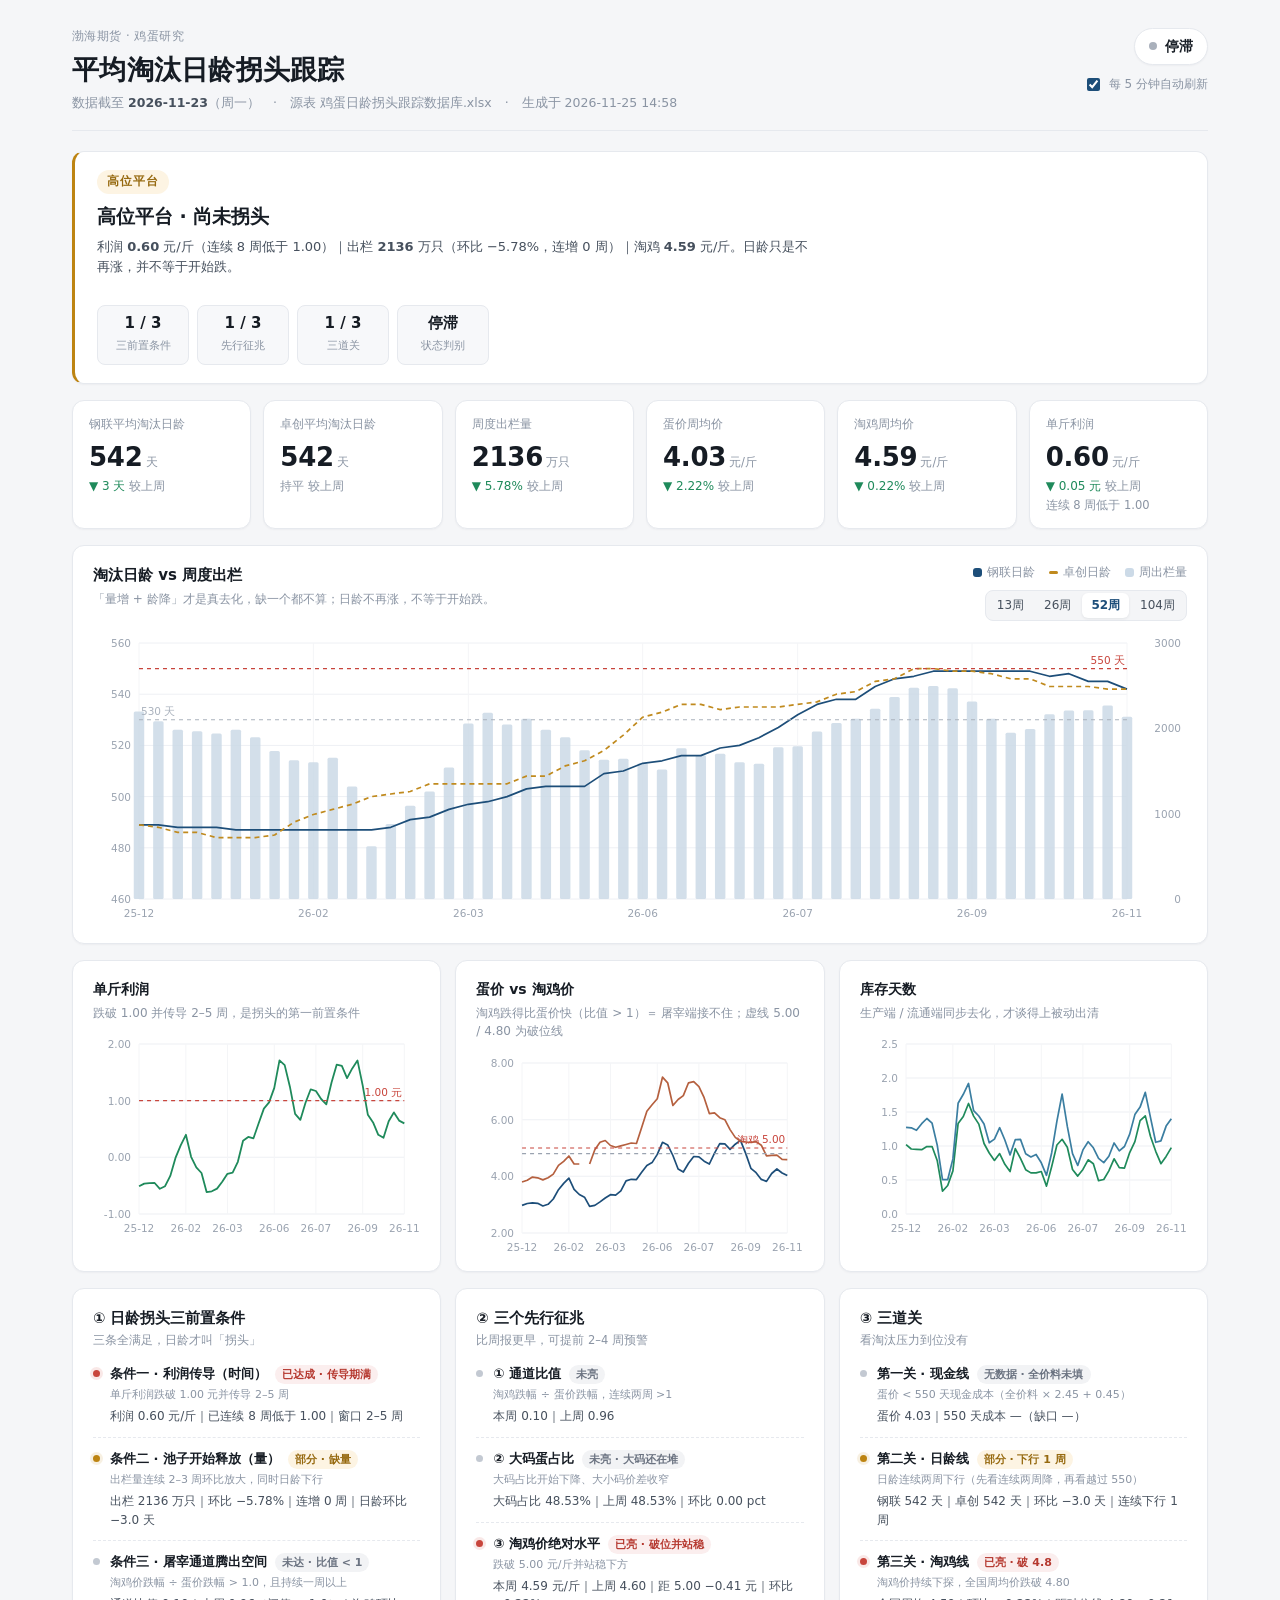
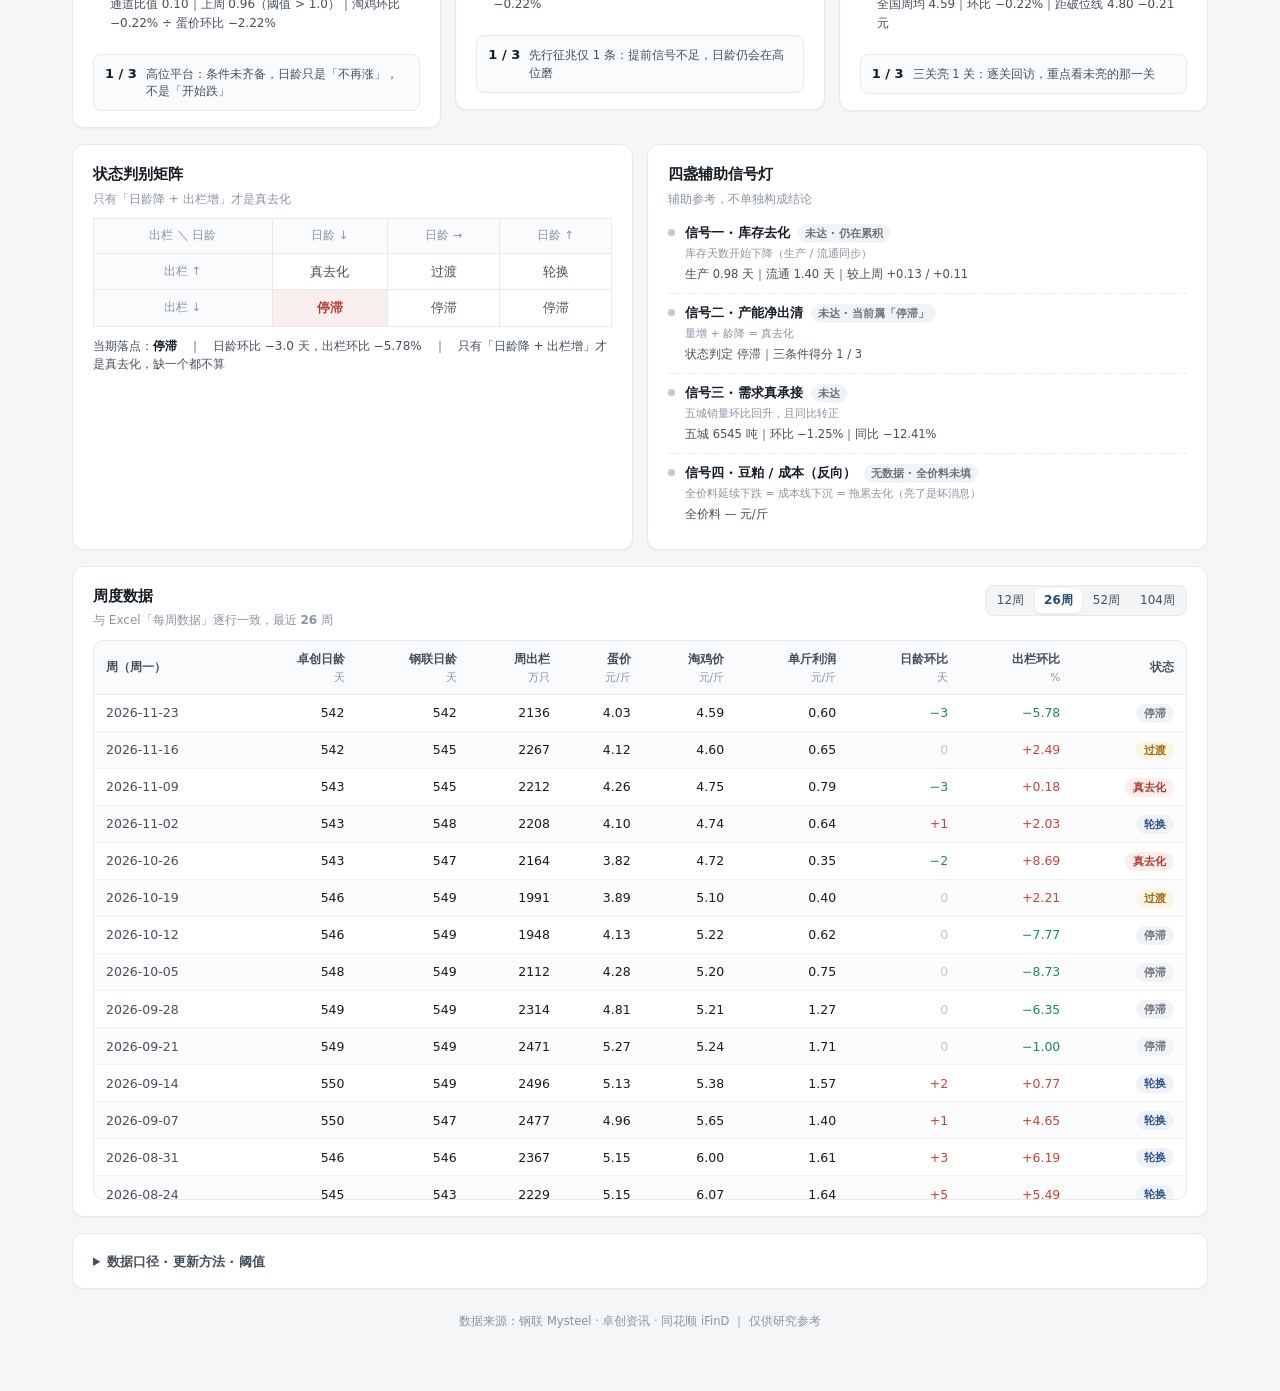
<file: index.html>
<!DOCTYPE html>
<html lang="zh-CN">
<head>
<meta charset="utf-8" />
<meta name="viewport" content="width=device-width, initial-scale=1" />
<title>鸡蛋 · 平均淘汰日龄拐头跟踪</title>
<style>
:root{
  --bg:#f5f6f8;
  --card:#ffffff;
  --ink:#161c24;
  --ink2:#46505d;
  --muted:#8a94a3;
  --line:#e6e9ee;
  --navy:#1d4e79;
  --red:#c8453c;
  --green:#1f8a5b;
  --amber:#bd8412;
  --blue:#3b7ea1;
  --radius:12px;
}
*{box-sizing:border-box}
body{
  margin:0;background:var(--bg);color:var(--ink);font-size:14px;line-height:1.55;
  font-family:"Segoe UI","Microsoft YaHei","PingFang SC",system-ui,sans-serif;
  -webkit-font-smoothing:antialiased;
  font-variant-numeric:tabular-nums;
}
.wrap{max-width:1180px;margin:0 auto;padding:28px 22px 60px}

/* ---------- header ---------- */
.top{display:flex;justify-content:space-between;align-items:flex-start;gap:22px;flex-wrap:wrap;
  padding-bottom:18px;margin-bottom:20px;border-bottom:1px solid var(--line)}
.eyebrow{font-size:11.5px;letter-spacing:.04em;color:var(--muted)}
h1{font-size:27px;line-height:1.25;margin:7px 0 6px;font-weight:650;letter-spacing:.01em}
.subline{font-size:12.5px;color:var(--muted)}
.subline b{color:var(--ink2);font-weight:600}
.top-right{display:flex;flex-direction:column;align-items:flex-end;gap:10px}
.state-badge{display:inline-flex;align-items:center;gap:8px;background:#fff;border:1px solid var(--line);
  border-radius:999px;padding:7px 14px;font-size:13.5px;font-weight:600;box-shadow:0 1px 2px rgba(16,24,40,.04)}
.state-badge .dot{width:8px;height:8px;border-radius:50%}
.switch{font-size:12px;color:var(--muted);display:inline-flex;align-items:center;gap:6px;cursor:pointer}
.switch input{accent-color:var(--navy)}

/* ---------- verdict ---------- */
.verdict{display:flex;justify-content:space-between;align-items:center;gap:28px;flex-wrap:wrap;
  background:var(--card);border:1px solid var(--line);border-left:3px solid var(--amber);
  border-radius:var(--radius);padding:18px 22px;margin-bottom:16px;
  box-shadow:0 1px 2px rgba(16,24,40,.04)}
.verdict.act{border-left-color:var(--red)}
.verdict.idle{border-left-color:#b6bdc8}
.v-left{min-width:0}
.v-tag{display:inline-block;font-size:11.5px;letter-spacing:.08em;padding:3px 10px;border-radius:999px;
  background:#fdf4e3;color:#96690f;font-weight:600;margin-bottom:8px}
.verdict.act .v-tag{background:#fbeeee;color:#b5382f}
.verdict.idle .v-tag{background:#f1f3f5;color:#6b7381}
h2{font-size:19px;margin:0 0 6px;font-weight:650}
.v-desc{margin:0;color:var(--ink2);font-size:13px;max-width:720px}
.v-chips{display:flex;gap:8px;flex-wrap:wrap}
.chip{background:#f7f8fa;border:1px solid var(--line);border-radius:8px;padding:8px 12px;min-width:92px;text-align:center}
.chip b{display:block;font-size:15px;line-height:1.3}
.chip span{font-size:11px;color:var(--muted)}

/* ---------- kpi ---------- */
.kpis{display:grid;grid-template-columns:repeat(6,1fr);gap:12px;margin-bottom:16px}
.kpi{background:var(--card);border:1px solid var(--line);border-radius:var(--radius);padding:14px 16px 13px;
  box-shadow:0 1px 2px rgba(16,24,40,.04)}
.kpi-label{font-size:12px;color:var(--muted);white-space:nowrap;overflow:hidden;text-overflow:ellipsis}
.kpi-value{font-size:26px;font-weight:650;line-height:1.25;margin-top:8px;letter-spacing:-.01em}
.kpi-value.dim{color:#b6bdc8;font-size:22px}
.kpi-value .unit{font-size:11.5px;color:var(--muted);font-weight:400;margin-left:3px;letter-spacing:0}
.kpi-delta{font-size:12px;margin-top:3px;color:var(--muted)}
.kpi-delta.up{color:var(--red)}
.kpi-delta.down{color:var(--green)}
.kpi-delta.flat{color:var(--muted)}
.kpi-delta span{color:var(--muted);font-weight:400}
.kpi-sub{font-size:11.5px;color:var(--muted);margin-top:2px}

/* ---------- cards & charts ---------- */
.card{background:var(--card);border:1px solid var(--line);border-radius:var(--radius);padding:18px 20px 16px;
  box-shadow:0 1px 2px rgba(16,24,40,.04)}
.ch-head{display:flex;justify-content:space-between;align-items:flex-start;gap:16px;margin-bottom:6px}
.ch-title h3{margin:0;font-size:15px;font-weight:650}
.ch-title p{margin:3px 0 0;font-size:12px;color:var(--muted)}
.ch-tools{display:flex;flex-direction:column;align-items:flex-end;gap:8px}
.legend{display:flex;gap:14px;flex-wrap:wrap;font-size:11.5px;color:var(--muted)}
.legend i{display:inline-block;width:9px;height:9px;border-radius:3px;margin-right:5px;vertical-align:middle}
.legend i.dash{height:3px;border-radius:2px}
.seg{display:inline-flex;background:#f4f5f7;border:1px solid var(--line);border-radius:8px;padding:2px;gap:2px}
.seg button{border:0;background:transparent;font-size:12px;color:var(--ink2);padding:4px 9px;border-radius:6px;cursor:pointer;
  font-family:inherit;transition:background .15s,color .15s}
.seg button:hover{background:#ebedf1}
.seg button.on{background:#fff;color:var(--navy);font-weight:600;box-shadow:0 1px 3px rgba(16,24,40,.08)}
.chart{width:100%;position:relative;margin-top:4px}
.chart svg{display:block}
.chart .ctip{position:absolute;top:8px;left:0;z-index:5;pointer-events:none;opacity:0;transition:opacity .12s;
  background:rgba(22,28,36,.94);color:#fff;border-radius:8px;padding:9px 11px;font-size:12px;line-height:1.6;
  min-width:128px;box-shadow:0 8px 20px rgba(16,24,40,.18)}
.chart .ctip .tt-d{font-weight:600;margin-bottom:4px;letter-spacing:.02em;opacity:.9}
.chart .ctip .tt-r{display:flex;align-items:center;gap:6px;white-space:nowrap}
.chart .ctip .tt-r i{width:7px;height:7px;border-radius:2px;display:inline-block}
.chart .ctip .tt-r span{opacity:.7;flex:1;margin-right:10px}
.chart .ctip .tt-r b{font-weight:600;font-variant-numeric:tabular-nums}

.chart-main{margin-bottom:16px}
.chart-grid{display:grid;grid-template-columns:repeat(3,1fr);gap:14px;margin-bottom:16px}
.chart-grid .chart{height:214px}
.chart-grid .card{padding-bottom:10px}
.chart-grid h3{font-size:14px}

/* ---------- signals ---------- */
.signal-layout{display:grid;grid-template-columns:repeat(3,1fr);gap:14px;margin-bottom:16px;align-items:start}
.sg-head h3{margin:0;font-size:14.5px;font-weight:650}
.sg-head p{margin:3px 0 6px;font-size:11.5px;color:var(--muted)}
.sg-list{margin-top:4px}
.sig{display:flex;gap:10px;padding:11px 0;border-top:1px dashed var(--line)}
.sig:first-child{border-top:0;padding-top:8px}
.sig .dot{flex:0 0 auto;width:7px;height:7px;border-radius:50%;margin-top:6px}
.dot.red{background:var(--red);box-shadow:0 0 0 3px rgba(200,69,60,.12)}
.dot.amber{background:var(--amber);box-shadow:0 0 0 3px rgba(189,132,18,.12)}
.dot.gray{background:#c3c9d2}
.sig-main{min-width:0}
.sig-line1{display:flex;align-items:baseline;gap:8px;flex-wrap:wrap}
.sig-name{font-size:13px;font-weight:600}
.judge{font-size:11px;padding:1px 7px;border-radius:999px;font-weight:600;white-space:nowrap}
.judge.red{background:#fbeeee;color:#b5382f}
.judge.amber{background:#fdf4e3;color:#96690f}
.judge.gray{background:#f2f3f5;color:#6b7381}
.sig-rule{font-size:11px;color:var(--muted);margin-top:2px}
.sig-read{font-size:12px;color:var(--ink2);margin-top:4px;word-break:break-word}
.sg-foot{margin-top:10px;padding:9px 11px;background:#fafbfc;border:1px solid var(--line);border-radius:8px;
  display:flex;gap:9px;align-items:baseline;font-size:11.5px;color:var(--ink2)}
.sg-foot b{font-size:13px;color:var(--ink);white-space:nowrap}

/* ---------- matrix & aux ---------- */
.grid2{display:grid;grid-template-columns:1fr 1fr;gap:14px;margin-bottom:16px}
table.matrix{width:100%;border-collapse:collapse;margin-top:10px;font-size:12.5px;text-align:center}
table.matrix th,table.matrix td{border:1px solid var(--line);padding:8px 6px}
table.matrix th{background:#fafbfc;color:var(--muted);font-weight:500;font-size:11.5px}
table.matrix td{color:var(--ink2)}
table.matrix td.hit{background:#fbeeee;color:#b5382f;font-weight:700}
.matrix-note{margin:10px 0 0;font-size:12px;color:var(--ink2)}
.matrix-note b{color:var(--ink)}
.aux .sig{padding:9px 0}
.aux .sig-read{font-size:11.5px}

/* ---------- table ---------- */
.table-card{margin-bottom:16px}
.table-scroll{max-height:560px;overflow:auto;margin-top:10px;border:1px solid var(--line);border-radius:10px}
table.weekly{width:100%;border-collapse:collapse;font-size:12.5px}
table.weekly thead th{position:sticky;top:0;z-index:2;background:#fafbfc;color:var(--ink2);font-weight:600;
  text-align:right;padding:9px 12px;border-bottom:1px solid var(--line);white-space:nowrap;font-size:12px}
table.weekly thead th:first-child{text-align:left}
table.weekly thead th span{display:block;font-size:10.5px;color:var(--muted);font-weight:400}
table.weekly tbody td{padding:8px 12px;border-bottom:1px solid #f0f2f5;text-align:right;white-space:nowrap}
table.weekly tbody td:first-child{text-align:left;color:var(--ink2)}
table.weekly tbody tr:nth-child(even){background:#fcfcfd}
table.weekly tbody tr:last-child td{border-bottom:0}
td.up{color:var(--red)}
td.down{color:var(--green)}
td.mut{color:#c3c9d2}
.pill{display:inline-block;font-size:11px;padding:1px 8px;border-radius:999px;font-weight:600}
.pill.real{background:#fbeeee;color:#b5382f}
.pill.trans{background:#fdf4e3;color:#96690f}
.pill.rot{background:#eef2f9;color:#33568a}
.pill.stag{background:#f2f3f5;color:#6b7381}

/* ---------- notes ---------- */
.notes{margin-bottom:24px}
.notes summary{cursor:pointer;font-size:13px;font-weight:600;color:var(--ink2);outline:none}
.notes-body{margin-top:14px;font-size:12.5px;color:var(--ink2)}
.notes-body h4{margin:16px 0 8px;font-size:12.5px;color:var(--ink)}
.notes-body ol{margin:0;padding-left:18px}
.notes-body ol li{margin-bottom:5px}
.notes-body .muted{color:var(--muted);font-size:11.5px;margin:8px 0 0}
table.dict{width:100%;border-collapse:collapse;font-size:12px;margin-top:6px}
table.dict th,table.dict td{border-bottom:1px solid #f0f2f5;padding:7px 8px;text-align:left;vertical-align:top}
table.dict th{color:var(--muted);font-weight:500;font-size:11.5px}
table.dict td:first-child{white-space:nowrap;font-weight:600;color:var(--ink)}
.foot{font-size:11.5px;color:var(--muted);text-align:center}

/* ---------- responsive ---------- */
@media (max-width:1000px){
  .kpis{grid-template-columns:repeat(3,1fr)}
  .signal-layout{grid-template-columns:1fr}
  .chart-grid{grid-template-columns:1fr}
  .grid2{grid-template-columns:1fr}
}
@media (max-width:640px){
  .wrap{padding:20px 14px 40px}
  h1{font-size:22px}
  .kpis{grid-template-columns:repeat(2,1fr)}
  .ch-head{flex-direction:column}
  .ch-tools{align-items:flex-start}
  .verdict{padding:14px 16px;flex-direction:column;align-items:stretch;gap:14px}
  .v-chips{width:100%}
  .v-desc{max-width:100%}
}
@media print{
  body{background:#fff}
  .seg,.switch{display:none}
  .card{box-shadow:none}
}
</style>
</head>
<body>
<div class="wrap">

  <header class="top">
    <div>
      <div class="eyebrow">渤海期货 · 鸡蛋研究</div>
      <h1>平均淘汰日龄拐头跟踪</h1>
      <div class="subline" id="subline">—</div>
    </div>
    <div class="top-right">
      <div class="state-badge"><span class="dot" id="stateDot"></span><span id="stateText">—</span></div>
      <label class="switch"><input type="checkbox" id="autoRefresh" checked> 每 5 分钟自动刷新</label>
    </div>
  </header>

  <section class="verdict" id="verdict">
    <div class="v-left">
      <div class="v-tag" id="vTag">—</div>
      <h2 id="vTitle">—</h2>
      <p class="v-desc" id="vDesc">—</p>
    </div>
    <div class="v-chips" id="vChips"></div>
  </section>

  <section class="kpis" id="kpis"></section>

  <section class="card chart-main">
    <div class="ch-head">
      <div class="ch-title">
        <h3>淘汰日龄 vs 周度出栏</h3>
        <p>「量增 + 龄降」才是真去化，缺一个都不算；日龄不再涨，不等于开始跌。</p>
      </div>
      <div class="ch-tools">
        <div class="legend">
          <span><i style="background:#1d4e79"></i>钢联日龄</span>
          <span><i class="dash" style="background:#c08a1e"></i>卓创日龄</span>
          <span><i style="background:#ccdae7"></i>周出栏量</span>
        </div>
        <div class="seg" id="periodSeg">
          <button data-p="13">13周</button>
          <button data-p="26">26周</button>
          <button data-p="52" class="on">52周</button>
          <button data-p="104">104周</button>
        </div>
      </div>
    </div>
    <div class="chart" id="c-age"></div>
  </section>

  <section class="chart-grid">
    <div class="card">
      <div class="ch-head">
        <div class="ch-title">
          <h3>单斤利润</h3>
          <p>跌破 1.00 并传导 2–5 周，是拐头的第一前置条件</p>
        </div>
      </div>
      <div class="chart" id="c-profit"></div>
    </div>
    <div class="card">
      <div class="ch-head">
        <div class="ch-title">
          <h3>蛋价 vs 淘鸡价</h3>
          <p>淘鸡跌得比蛋价快（比值 &gt; 1）＝ 屠宰端接不住；虚线 5.00 / 4.80 为破位线</p>
        </div>
      </div>
      <div class="chart" id="c-price"></div>
    </div>
    <div class="card">
      <div class="ch-head">
        <div class="ch-title">
          <h3>库存天数</h3>
          <p>生产端 / 流通端同步去化，才谈得上被动出清</p>
        </div>
      </div>
      <div class="chart" id="c-inv"></div>
    </div>
  </section>

  <section class="signal-layout">
    <div class="card sg">
      <div class="sg-head">
        <h3>① 日龄拐头三前置条件</h3>
        <p>三条全满足，日龄才叫「拐头」</p>
      </div>
      <div class="sg-list" id="sg1"></div>
      <div class="sg-foot" id="sg1f"></div>
    </div>
    <div class="card sg">
      <div class="sg-head">
        <h3>② 三个先行征兆</h3>
        <p>比周报更早，可提前 2–4 周预警</p>
      </div>
      <div class="sg-list" id="sg2"></div>
      <div class="sg-foot" id="sg2f"></div>
    </div>
    <div class="card sg">
      <div class="sg-head">
        <h3>③ 三道关</h3>
        <p>看淘汰压力到位没有</p>
      </div>
      <div class="sg-list" id="sg3"></div>
      <div class="sg-foot" id="sg3f"></div>
    </div>
  </section>

  <section class="grid2">
    <div class="card">
      <div class="ch-head">
        <div class="ch-title">
          <h3>状态判别矩阵</h3>
          <p>只有「日龄降 + 出栏增」才是真去化</p>
        </div>
      </div>
      <table class="matrix" id="matrix">
        <thead>
          <tr><th>出栏 ＼ 日龄</th><th>日龄 ↓</th><th>日龄 →</th><th>日龄 ↑</th></tr>
        </thead>
        <tbody>
          <tr><th>出栏 ↑</th><td data-k="0-0">真去化</td><td data-k="0-1">过渡</td><td data-k="0-2">轮换</td></tr>
          <tr><th>出栏 ↓</th><td data-k="1-0">停滞</td><td data-k="1-1">停滞</td><td data-k="1-2">停滞</td></tr>
        </tbody>
      </table>
      <p class="matrix-note" id="matrixNote"></p>
    </div>
    <div class="card">
      <div class="ch-head">
        <div class="ch-title">
          <h3>四盏辅助信号灯</h3>
          <p>辅助参考，不单独构成结论</p>
        </div>
      </div>
      <div class="aux" id="aux"></div>
    </div>
  </section>

  <section class="card table-card">
    <div class="ch-head">
      <div class="ch-title">
        <h3>周度数据</h3>
        <p>与 Excel「每周数据」逐行一致，最近 <b id="tableN">26</b> 周</p>
      </div>
      <div class="seg" id="tableSeg">
        <button data-n="12">12周</button>
        <button data-n="26" class="on">26周</button>
        <button data-n="52">52周</button>
        <button data-n="104">104周</button>
      </div>
    </div>
    <div class="table-scroll">
      <table class="weekly" id="weeklyTable">
        <thead>
          <tr>
            <th>周（周一）</th>
            <th>卓创日龄<span>天</span></th>
            <th>钢联日龄<span>天</span></th>
            <th>周出栏<span>万只</span></th>
            <th>蛋价<span>元/斤</span></th>
            <th>淘鸡价<span>元/斤</span></th>
            <th>单斤利润<span>元/斤</span></th>
            <th>日龄环比<span>天</span></th>
            <th>出栏环比<span>%</span></th>
            <th>状态</th>
          </tr>
        </thead>
        <tbody id="tbody"></tbody>
      </table>
    </div>
  </section>

  <section class="card notes">
    <details>
      <summary>数据口径 · 更新方法 · 阈值</summary>
      <div class="notes-body">
        <h4>怎么更新</h4>
        <ol>
          <li>在 Excel 里刷新钢联 / 卓创 / iFinD 源表，确认「每周数据」最新一周（第 2 行）已填好，保存。</li>
          <li>双击同目录的「一键更新网页.bat」，重新生成本页；打开着的网页会在 5 分钟内自动刷新。</li>
          <li>想每天自动重排：把 bat 加进 Windows「任务计划程序」，每天固定时间运行一次。</li>
        </ol>
        <p class="muted">所有数字仍以 Excel 原表为准，本页只是阅读层；阈值在 Excel「条件与信号」⑥ 区修改，重新生成后本页同步。</p>
        <h4>指标口径</h4>
        <table class="dict" id="dictTable">
          <thead><tr><th>指标</th><th>单位</th><th>数据源 / 口径</th><th>拐头阈值 / 目标信号</th></tr></thead>
          <tbody></tbody>
        </table>
        <p class="muted">本页由同目录的 update_dashboard.ps1 读取 Excel 自动生成，请勿手工修改 HTML。</p>
      </div>
    </details>
  </section>

  <div class="foot">数据来源：钢联 Mysteel · 卓创资讯 · 同花顺 iFinD ｜ 仅供研究参考</div>
</div>

<script>
"use strict";

const D = {"generated":"2026-11-25 14:58","source":"鸡蛋日龄拐头跟踪数据库.xlsx","weekly":[{"d":"2013-01-07","zc":null,"gl":null,"out":null,"egg":4.3167,"tao":4.73,"feed":null,"profit":null,"chan":null,"cold":null,"big":null,"invP":null,"invT":null,"sales":null,"dAge":null,"dOut":null,"state":null},{"d":"2013-01-14","zc":null,"gl":null,"out":null,"egg":4.4057,"tao":4.7,"feed":null,"profit":null,"chan":null,"cold":null,"big":null,"invP":null,"invT":null,"sales":null,"dAge":null,"dOut":null,"state":null},{"d":"2013-01-21","zc":null,"gl":null,"out":null,"egg":4.3743,"tao":4.51,"feed":null,"profit":null,"chan":null,"cold":null,"big":null,"invP":null,"invT":null,"sales":null,"dAge":null,"dOut":null,"state":null},{"d":"2013-01-28","zc":null,"gl":null,"out":null,"egg":4.3543,"tao":4.41,"feed":null,"profit":null,"chan":null,"cold":null,"big":null,"invP":null,"invT":null,"sales":null,"dAge":null,"dOut":null,"state":null},{"d":"2013-02-04","zc":null,"gl":null,"out":null,"egg":4.1871,"tao":4.3,"feed":null,"profit":null,"chan":null,"cold":null,"big":null,"invP":null,"invT":null,"sales":null,"dAge":null,"dOut":null,"state":null},{"d":"2013-02-11","zc":null,"gl":null,"out":null,"egg":4.1429,"tao":4.15,"feed":null,"profit":null,"chan":null,"cold":null,"big":null,"invP":null,"invT":null,"sales":null,"dAge":null,"dOut":null,"state":null},{"d":"2013-02-18","zc":null,"gl":null,"out":null,"egg":4.1129,"tao":null,"feed":null,"profit":null,"chan":null,"cold":null,"big":null,"invP":null,"invT":null,"sales":null,"dAge":null,"dOut":null,"state":null},{"d":"2013-02-25","zc":null,"gl":null,"out":null,"egg":3.9043,"tao":4.3,"feed":null,"profit":null,"chan":null,"cold":null,"big":null,"invP":null,"invT":null,"sales":null,"dAge":null,"dOut":null,"state":null},{"d":"2013-03-04","zc":null,"gl":null,"out":null,"egg":3.7157,"tao":4.54,"feed":null,"profit":null,"chan":null,"cold":null,"big":null,"invP":null,"invT":null,"sales":null,"dAge":null,"dOut":null,"state":null},{"d":"2013-03-11","zc":null,"gl":null,"out":null,"egg":3.5557,"tao":4.58,"feed":null,"profit":null,"chan":null,"cold":null,"big":null,"invP":null,"invT":null,"sales":null,"dAge":null,"dOut":null,"state":null},{"d":"2013-03-18","zc":null,"gl":null,"out":null,"egg":3.5514,"tao":4.53,"feed":null,"profit":null,"chan":null,"cold":null,"big":null,"invP":null,"invT":null,"sales":null,"dAge":null,"dOut":null,"state":null},{"d":"2013-03-25","zc":null,"gl":null,"out":null,"egg":3.6229,"tao":4.46,"feed":null,"profit":null,"chan":null,"cold":null,"big":null,"invP":null,"invT":null,"sales":null,"dAge":null,"dOut":null,"state":null},{"d":"2013-04-01","zc":null,"gl":null,"out":null,"egg":3.6729,"tao":4.46,"feed":null,"profit":null,"chan":null,"cold":null,"big":null,"invP":null,"invT":null,"sales":null,"dAge":null,"dOut":null,"state":null},{"d":"2013-04-08","zc":null,"gl":null,"out":null,"egg":3.6271,"tao":4.46,"feed":null,"profit":null,"chan":null,"cold":null,"big":null,"invP":null,"invT":null,"sales":null,"dAge":null,"dOut":null,"state":null},{"d":"2013-04-15","zc":null,"gl":null,"out":null,"egg":3.4471,"tao":4,"feed":null,"profit":null,"chan":null,"cold":null,"big":null,"invP":null,"invT":null,"sales":null,"dAge":null,"dOut":null,"state":null},{"d":"2013-04-22","zc":null,"gl":null,"out":null,"egg":3.3914,"tao":3.88,"feed":null,"profit":null,"chan":null,"cold":null,"big":null,"invP":null,"invT":null,"sales":null,"dAge":null,"dOut":null,"state":null},{"d":"2013-04-29","zc":null,"gl":null,"out":null,"egg":3.4614,"tao":3.61,"feed":null,"profit":null,"chan":null,"cold":null,"big":null,"invP":null,"invT":null,"sales":null,"dAge":null,"dOut":null,"state":null},{"d":"2013-05-06","zc":null,"gl":null,"out":null,"egg":3.4857,"tao":3.61,"feed":null,"profit":null,"chan":null,"cold":null,"big":null,"invP":null,"invT":null,"sales":null,"dAge":null,"dOut":null,"state":null},{"d":"2013-05-13","zc":null,"gl":null,"out":null,"egg":3.5586,"tao":3.78,"feed":null,"profit":null,"chan":2.1966,"cold":null,"big":null,"invP":null,"invT":null,"sales":null,"dAge":null,"dOut":null,"state":null},{"d":"2013-05-20","zc":null,"gl":null,"out":null,"egg":3.5514,"tao":3.93,"feed":null,"profit":null,"chan":null,"cold":null,"big":null,"invP":null,"invT":null,"sales":null,"dAge":null,"dOut":null,"state":null},{"d":"2013-05-27","zc":null,"gl":null,"out":null,"egg":3.59,"tao":3.99,"feed":null,"profit":null,"chan":1.3996,"cold":null,"big":null,"invP":null,"invT":null,"sales":null,"dAge":null,"dOut":null,"state":null},{"d":"2013-06-03","zc":null,"gl":null,"out":null,"egg":3.5729,"tao":3.93,"feed":null,"profit":null,"chan":null,"cold":null,"big":null,"invP":null,"invT":null,"sales":null,"dAge":null,"dOut":null,"state":null},{"d":"2013-06-10","zc":null,"gl":null,"out":null,"egg":3.4743,"tao":3.88,"feed":null,"profit":null,"chan":null,"cold":null,"big":null,"invP":null,"invT":null,"sales":null,"dAge":null,"dOut":null,"state":null},{"d":"2013-06-17","zc":null,"gl":null,"out":null,"egg":3.4557,"tao":3.73,"feed":null,"profit":null,"chan":null,"cold":null,"big":null,"invP":null,"invT":null,"sales":null,"dAge":null,"dOut":null,"state":null},{"d":"2013-06-24","zc":null,"gl":null,"out":null,"egg":3.4157,"tao":3.72,"feed":null,"profit":null,"chan":null,"cold":null,"big":null,"invP":null,"invT":null,"sales":null,"dAge":null,"dOut":null,"state":null},{"d":"2013-07-01","zc":null,"gl":null,"out":null,"egg":3.1957,"tao":3.61,"feed":null,"profit":null,"chan":null,"cold":null,"big":null,"invP":null,"invT":null,"sales":null,"dAge":null,"dOut":null,"state":null},{"d":"2013-07-08","zc":null,"gl":null,"out":null,"egg":3.1314,"tao":3.53,"feed":null,"profit":null,"chan":null,"cold":null,"big":null,"invP":null,"invT":null,"sales":null,"dAge":null,"dOut":null,"state":null},{"d":"2013-07-15","zc":null,"gl":null,"out":null,"egg":3.0186,"tao":3.3,"feed":null,"profit":null,"chan":null,"cold":null,"big":null,"invP":null,"invT":null,"sales":null,"dAge":null,"dOut":null,"state":null},{"d":"2013-07-22","zc":null,"gl":null,"out":null,"egg":3.4086,"tao":3.32,"feed":null,"profit":null,"chan":0.0527,"cold":null,"big":null,"invP":null,"invT":null,"sales":null,"dAge":null,"dOut":null,"state":null},{"d":"2013-07-29","zc":null,"gl":null,"out":null,"egg":3.7257,"tao":3.85,"feed":null,"profit":null,"chan":1.6172,"cold":null,"big":null,"invP":null,"invT":null,"sales":null,"dAge":null,"dOut":null,"state":null},{"d":"2013-08-05","zc":null,"gl":null,"out":null,"egg":3.8957,"tao":3.93,"feed":null,"profit":null,"chan":0.4665,"cold":null,"big":null,"invP":null,"invT":null,"sales":null,"dAge":null,"dOut":null,"state":null},{"d":"2013-08-12","zc":null,"gl":null,"out":null,"egg":3.9014,"tao":4.12,"feed":null,"profit":null,"chan":31.486,"cold":76.17,"big":null,"invP":null,"invT":null,"sales":null,"dAge":null,"dOut":null,"state":null},{"d":"2013-08-19","zc":null,"gl":null,"out":null,"egg":3.8457,"tao":4.15,"feed":null,"profit":null,"chan":null,"cold":75.1,"big":null,"invP":null,"invT":null,"sales":null,"dAge":null,"dOut":null,"state":null},{"d":"2013-08-26","zc":null,"gl":null,"out":null,"egg":4.0014,"tao":4.13,"feed":null,"profit":null,"chan":null,"cold":74.08,"big":null,"invP":null,"invT":null,"sales":null,"dAge":null,"dOut":null,"state":null},{"d":"2013-09-02","zc":null,"gl":null,"out":null,"egg":4.3757,"tao":4.21,"feed":null,"profit":null,"chan":0.2222,"cold":71.75,"big":null,"invP":null,"invT":null,"sales":null,"dAge":null,"dOut":null,"state":null},{"d":"2013-09-09","zc":null,"gl":null,"out":null,"egg":4.5414,"tao":4.25,"feed":null,"profit":null,"chan":0.2579,"cold":61.25,"big":null,"invP":null,"invT":null,"sales":null,"dAge":null,"dOut":null,"state":null},{"d":"2013-09-16","zc":null,"gl":null,"out":null,"egg":4.5557,"tao":4.22,"feed":null,"profit":null,"chan":null,"cold":59.42,"big":null,"invP":null,"invT":null,"sales":null,"dAge":null,"dOut":null,"state":null},{"d":"2013-09-23","zc":null,"gl":null,"out":null,"egg":4.1686,"tao":4.17,"feed":null,"profit":null,"chan":null,"cold":63.17,"big":null,"invP":null,"invT":null,"sales":null,"dAge":null,"dOut":null,"state":null},{"d":"2013-09-30","zc":null,"gl":null,"out":null,"egg":3.8571,"tao":4.12,"feed":null,"profit":null,"chan":null,"cold":73.33,"big":null,"invP":null,"invT":null,"sales":null,"dAge":null,"dOut":null,"state":null},{"d":"2013-10-07","zc":null,"gl":null,"out":null,"egg":3.7857,"tao":null,"feed":null,"profit":null,"chan":null,"cold":null,"big":null,"invP":null,"invT":null,"sales":null,"dAge":null,"dOut":null,"state":null},{"d":"2013-10-14","zc":null,"gl":null,"out":null,"egg":3.7957,"tao":4.1,"feed":null,"profit":null,"chan":null,"cold":67.25,"big":null,"invP":null,"invT":null,"sales":null,"dAge":null,"dOut":null,"state":null},{"d":"2013-10-21","zc":null,"gl":null,"out":null,"egg":3.7443,"tao":4.09,"feed":null,"profit":null,"chan":null,"cold":65.5,"big":null,"invP":null,"invT":null,"sales":null,"dAge":null,"dOut":null,"state":null},{"d":"2013-10-28","zc":null,"gl":null,"out":null,"egg":3.7143,"tao":4.01,"feed":null,"profit":null,"chan":null,"cold":60.85,"big":null,"invP":null,"invT":null,"sales":null,"dAge":null,"dOut":null,"state":null},{"d":"2013-11-04","zc":null,"gl":null,"out":null,"egg":3.78,"tao":4.01,"feed":null,"profit":null,"chan":null,"cold":58.77,"big":null,"invP":null,"invT":null,"sales":null,"dAge":null,"dOut":null,"state":null},{"d":"2013-11-11","zc":null,"gl":null,"out":null,"egg":3.7543,"tao":4.08,"feed":null,"profit":null,"chan":null,"cold":61.15,"big":null,"invP":null,"invT":null,"sales":null,"dAge":null,"dOut":null,"state":null},{"d":"2013-11-18","zc":null,"gl":null,"out":null,"egg":3.7257,"tao":4.02,"feed":null,"profit":null,"chan":null,"cold":57.92,"big":null,"invP":null,"invT":null,"sales":null,"dAge":null,"dOut":null,"state":null},{"d":"2013-11-25","zc":null,"gl":null,"out":null,"egg":3.7129,"tao":4.04,"feed":null,"profit":null,"chan":null,"cold":58.62,"big":null,"invP":null,"invT":null,"sales":null,"dAge":null,"dOut":null,"state":null},{"d":"2013-12-02","zc":null,"gl":null,"out":null,"egg":3.7271,"tao":4.05,"feed":null,"profit":null,"chan":0.6442,"cold":60,"big":null,"invP":null,"invT":null,"sales":null,"dAge":null,"dOut":null,"state":null},{"d":"2013-12-09","zc":null,"gl":null,"out":null,"egg":3.7529,"tao":4.05,"feed":null,"profit":null,"chan":null,"cold":64.46,"big":null,"invP":null,"invT":null,"sales":null,"dAge":null,"dOut":null,"state":null},{"d":"2013-12-16","zc":null,"gl":null,"out":null,"egg":3.86,"tao":4.04,"feed":null,"profit":null,"chan":null,"cold":64.38,"big":null,"invP":null,"invT":null,"sales":null,"dAge":null,"dOut":null,"state":null},{"d":"2013-12-23","zc":null,"gl":null,"out":null,"egg":3.9314,"tao":4.03,"feed":null,"profit":null,"chan":null,"cold":66,"big":null,"invP":null,"invT":null,"sales":null,"dAge":null,"dOut":null,"state":null},{"d":"2013-12-30","zc":null,"gl":null,"out":null,"egg":3.8543,"tao":3.91,"feed":null,"profit":null,"chan":null,"cold":67.38,"big":null,"invP":null,"invT":null,"sales":null,"dAge":null,"dOut":null,"state":null},{"d":"2014-01-06","zc":null,"gl":null,"out":null,"egg":4.0086,"tao":3.82,"feed":null,"profit":null,"chan":null,"cold":67.85,"big":null,"invP":null,"invT":null,"sales":null,"dAge":null,"dOut":null,"state":null},{"d":"2014-01-13","zc":null,"gl":null,"out":null,"egg":3.9729,"tao":3.83,"feed":null,"profit":null,"chan":null,"cold":70.54,"big":null,"invP":null,"invT":null,"sales":null,"dAge":null,"dOut":null,"state":null},{"d":"2014-01-20","zc":null,"gl":null,"out":null,"egg":3.8014,"tao":3.71,"feed":null,"profit":null,"chan":null,"cold":72.92,"big":null,"invP":null,"invT":null,"sales":null,"dAge":null,"dOut":null,"state":null},{"d":"2014-01-27","zc":null,"gl":null,"out":null,"egg":3.6229,"tao":3.66,"feed":null,"profit":null,"chan":null,"cold":72.69,"big":null,"invP":null,"invT":null,"sales":null,"dAge":null,"dOut":null,"state":null},{"d":"2014-02-03","zc":null,"gl":null,"out":null,"egg":3.6086,"tao":null,"feed":null,"profit":null,"chan":null,"cold":60,"big":null,"invP":null,"invT":null,"sales":null,"dAge":null,"dOut":null,"state":null},{"d":"2014-02-10","zc":null,"gl":null,"out":null,"egg":3.5329,"tao":null,"feed":null,"profit":null,"chan":null,"cold":55,"big":null,"invP":null,"invT":null,"sales":null,"dAge":null,"dOut":null,"state":null},{"d":"2014-02-17","zc":null,"gl":null,"out":null,"egg":3.44,"tao":3.56,"feed":null,"profit":null,"chan":null,"cold":47.31,"big":null,"invP":null,"invT":null,"sales":null,"dAge":null,"dOut":null,"state":null},{"d":"2014-02-24","zc":null,"gl":null,"out":null,"egg":3.4386,"tao":3.56,"feed":null,"profit":null,"chan":null,"cold":50.23,"big":null,"invP":null,"invT":null,"sales":null,"dAge":null,"dOut":null,"state":null},{"d":"2014-03-03","zc":null,"gl":null,"out":null,"egg":3.4829,"tao":3.54,"feed":null,"profit":null,"chan":null,"cold":50.69,"big":null,"invP":null,"invT":null,"sales":null,"dAge":null,"dOut":null,"state":null},{"d":"2014-03-10","zc":null,"gl":null,"out":null,"egg":3.6543,"tao":3.61,"feed":null,"profit":null,"chan":0.4133,"cold":50.38,"big":null,"invP":null,"invT":null,"sales":null,"dAge":null,"dOut":null,"state":null},{"d":"2014-03-17","zc":null,"gl":null,"out":null,"egg":3.8628999999999998,"tao":3.88,"feed":null,"profit":null,"chan":1.2888,"cold":46.77,"big":null,"invP":null,"invT":null,"sales":null,"dAge":null,"dOut":null,"state":null},{"d":"2014-03-24","zc":null,"gl":null,"out":null,"egg":3.8743,"tao":4.01,"feed":null,"profit":null,"chan":10.99,"cold":43.57,"big":null,"invP":null,"invT":null,"sales":null,"dAge":null,"dOut":null,"state":null},{"d":"2014-03-31","zc":null,"gl":null,"out":null,"egg":3.8443,"tao":4.08,"feed":null,"profit":null,"chan":null,"cold":45.29,"big":null,"invP":null,"invT":null,"sales":null,"dAge":null,"dOut":null,"state":null},{"d":"2014-04-07","zc":null,"gl":null,"out":null,"egg":3.7829,"tao":4.1,"feed":null,"profit":null,"chan":null,"cold":45.43,"big":null,"invP":null,"invT":null,"sales":null,"dAge":null,"dOut":null,"state":null},{"d":"2014-04-14","zc":null,"gl":null,"out":null,"egg":3.98,"tao":4.12,"feed":null,"profit":null,"chan":0.098,"cold":44.36,"big":null,"invP":null,"invT":null,"sales":null,"dAge":null,"dOut":null,"state":null},{"d":"2014-04-21","zc":null,"gl":null,"out":null,"egg":4.1214,"tao":4.25,"feed":null,"profit":null,"chan":0.8914,"cold":43.71,"big":null,"invP":null,"invT":null,"sales":null,"dAge":null,"dOut":null,"state":null},{"d":"2014-04-28","zc":null,"gl":null,"out":null,"egg":4.3171,"tao":4.5,"feed":null,"profit":null,"chan":1.2255,"cold":42.21,"big":null,"invP":null,"invT":null,"sales":null,"dAge":null,"dOut":null,"state":null},{"d":"2014-05-05","zc":null,"gl":null,"out":null,"egg":4.4814,"tao":4.76,"feed":null,"profit":null,"chan":1.49,"cold":null,"big":null,"invP":null,"invT":null,"sales":null,"dAge":null,"dOut":null,"state":null},{"d":"2014-05-12","zc":null,"gl":null,"out":null,"egg":4.7457,"tao":5.22,"feed":null,"profit":null,"chan":1.5824,"cold":41.07,"big":null,"invP":null,"invT":null,"sales":null,"dAge":null,"dOut":null,"state":null},{"d":"2014-05-19","zc":null,"gl":null,"out":null,"egg":4.9386,"tao":5.74,"feed":null,"profit":null,"chan":2.3198,"cold":40,"big":null,"invP":null,"invT":null,"sales":null,"dAge":null,"dOut":null,"state":null},{"d":"2014-05-26","zc":null,"gl":null,"out":null,"egg":4.7429,"tao":5.77,"feed":null,"profit":null,"chan":null,"cold":39.64,"big":null,"invP":null,"invT":null,"sales":null,"dAge":null,"dOut":null,"state":null},{"d":"2014-06-02","zc":null,"gl":null,"out":null,"egg":4.23,"tao":5.51,"feed":null,"profit":null,"chan":null,"cold":39.36,"big":null,"invP":null,"invT":null,"sales":null,"dAge":null,"dOut":null,"state":null},{"d":"2014-06-09","zc":null,"gl":null,"out":null,"egg":4.0714,"tao":4.92,"feed":null,"profit":null,"chan":null,"cold":42.71,"big":null,"invP":null,"invT":null,"sales":null,"dAge":null,"dOut":null,"state":null},{"d":"2014-06-16","zc":null,"gl":null,"out":null,"egg":4.1814,"tao":4.85,"feed":null,"profit":null,"chan":null,"cold":47.36,"big":null,"invP":null,"invT":null,"sales":null,"dAge":null,"dOut":null,"state":null},{"d":"2014-06-23","zc":null,"gl":null,"out":null,"egg":4.1357,"tao":4.92,"feed":null,"profit":null,"chan":null,"cold":52.07,"big":null,"invP":null,"invT":null,"sales":null,"dAge":null,"dOut":null,"state":null},{"d":"2014-06-30","zc":null,"gl":null,"out":null,"egg":4.38,"tao":4.93,"feed":null,"profit":null,"chan":0.0364,"cold":51.53,"big":null,"invP":null,"invT":null,"sales":null,"dAge":null,"dOut":null,"state":null},{"d":"2014-07-07","zc":null,"gl":null,"out":null,"egg":4.5214,"tao":5.01,"feed":null,"profit":null,"chan":0.5105,"cold":52.2,"big":null,"invP":null,"invT":null,"sales":null,"dAge":null,"dOut":null,"state":null},{"d":"2014-07-14","zc":null,"gl":null,"out":null,"egg":4.7671,"tao":5.11,"feed":null,"profit":null,"chan":0.3797,"cold":51.27,"big":null,"invP":null,"invT":null,"sales":null,"dAge":null,"dOut":null,"state":null},{"d":"2014-07-21","zc":null,"gl":null,"out":null,"egg":4.9043,"tao":5.3,"feed":null,"profit":null,"chan":1.282,"cold":49.27,"big":null,"invP":null,"invT":null,"sales":null,"dAge":null,"dOut":null,"state":null},{"d":"2014-07-28","zc":null,"gl":null,"out":null,"egg":4.6871,"tao":5.45,"feed":null,"profit":null,"chan":null,"cold":41.07,"big":null,"invP":null,"invT":null,"sales":null,"dAge":null,"dOut":null,"state":null},{"d":"2014-08-04","zc":null,"gl":null,"out":null,"egg":4.8986,"tao":5.47,"feed":null,"profit":null,"chan":0.0847,"cold":40.73,"big":null,"invP":null,"invT":null,"sales":null,"dAge":null,"dOut":null,"state":null},{"d":"2014-08-11","zc":null,"gl":null,"out":null,"egg":5.0043,"tao":5.53,"feed":null,"profit":null,"chan":0.5136,"cold":40.07,"big":null,"invP":null,"invT":null,"sales":null,"dAge":null,"dOut":null,"state":null},{"d":"2014-08-18","zc":null,"gl":null,"out":null,"egg":5.2257,"tao":5.55,"feed":null,"profit":null,"chan":0.085,"cold":38.67,"big":null,"invP":null,"invT":null,"sales":null,"dAge":null,"dOut":null,"state":null},{"d":"2014-08-25","zc":null,"gl":null,"out":null,"egg":5.3614,"tao":5.63,"feed":null,"profit":null,"chan":0.5614,"cold":39.07,"big":null,"invP":null,"invT":null,"sales":null,"dAge":null,"dOut":null,"state":null},{"d":"2014-09-01","zc":null,"gl":null,"out":null,"egg":5.3829,"tao":5.68,"feed":null,"profit":null,"chan":2.2113,"cold":43.73,"big":null,"invP":null,"invT":null,"sales":null,"dAge":null,"dOut":null,"state":null},{"d":"2014-09-08","zc":null,"gl":null,"out":null,"egg":5.2857,"tao":5.6,"feed":null,"profit":null,"chan":null,"cold":46.93,"big":null,"invP":null,"invT":null,"sales":null,"dAge":null,"dOut":null,"state":null},{"d":"2014-09-15","zc":null,"gl":null,"out":null,"egg":5.1643,"tao":5.58,"feed":null,"profit":null,"chan":null,"cold":48.07,"big":null,"invP":null,"invT":null,"sales":null,"dAge":null,"dOut":null,"state":null},{"d":"2014-09-22","zc":null,"gl":null,"out":null,"egg":5.1029,"tao":5.56,"feed":null,"profit":null,"chan":null,"cold":51.2,"big":null,"invP":null,"invT":null,"sales":null,"dAge":null,"dOut":null,"state":null},{"d":"2014-09-29","zc":null,"gl":null,"out":null,"egg":4.8986,"tao":5.54,"feed":null,"profit":null,"chan":null,"cold":53.47,"big":null,"invP":null,"invT":null,"sales":null,"dAge":null,"dOut":null,"state":null},{"d":"2014-10-06","zc":null,"gl":null,"out":null,"egg":4.7271,"tao":null,"feed":null,"profit":null,"chan":null,"cold":null,"big":null,"invP":null,"invT":null,"sales":null,"dAge":null,"dOut":null,"state":null},{"d":"2014-10-13","zc":null,"gl":null,"out":null,"egg":4.8429,"tao":5.56,"feed":null,"profit":null,"chan":null,"cold":62.67,"big":null,"invP":null,"invT":null,"sales":null,"dAge":null,"dOut":null,"state":null},{"d":"2014-10-20","zc":null,"gl":null,"out":null,"egg":4.8971,"tao":5.58,"feed":null,"profit":null,"chan":0.3233,"cold":66.07,"big":null,"invP":null,"invT":null,"sales":null,"dAge":null,"dOut":null,"state":null},{"d":"2014-10-27","zc":null,"gl":null,"out":null,"egg":4.9614,"tao":5.61,"feed":null,"profit":null,"chan":0.4127,"cold":65.33,"big":null,"invP":null,"invT":null,"sales":null,"dAge":null,"dOut":null,"state":null},{"d":"2014-11-03","zc":null,"gl":null,"out":null,"egg":4.86,"tao":5.78,"feed":null,"profit":null,"chan":null,"cold":65.33,"big":null,"invP":null,"invT":null,"sales":null,"dAge":null,"dOut":null,"state":null},{"d":"2014-11-10","zc":null,"gl":null,"out":null,"egg":4.6614,"tao":5.83,"feed":null,"profit":null,"chan":null,"cold":67,"big":null,"invP":null,"invT":null,"sales":null,"dAge":null,"dOut":null,"state":null},{"d":"2014-11-17","zc":null,"gl":null,"out":null,"egg":4.68,"tao":5.81,"feed":null,"profit":null,"chan":null,"cold":74.2,"big":null,"invP":null,"invT":null,"sales":null,"dAge":null,"dOut":null,"state":null},{"d":"2014-11-24","zc":null,"gl":null,"out":null,"egg":4.73,"tao":5.81,"feed":null,"profit":null,"chan":null,"cold":76.2,"big":null,"invP":null,"invT":null,"sales":null,"dAge":null,"dOut":null,"state":null},{"d":"2014-12-01","zc":null,"gl":null,"out":null,"egg":4.6714,"tao":5.79,"feed":null,"profit":null,"chan":null,"cold":77.6,"big":null,"invP":null,"invT":null,"sales":null,"dAge":null,"dOut":null,"state":null},{"d":"2014-12-08","zc":null,"gl":null,"out":null,"egg":4.6714,"tao":5.76,"feed":null,"profit":null,"chan":null,"cold":78,"big":null,"invP":null,"invT":null,"sales":null,"dAge":null,"dOut":null,"state":null},{"d":"2014-12-15","zc":null,"gl":null,"out":null,"egg":4.6243,"tao":5.73,"feed":null,"profit":null,"chan":null,"cold":76.2,"big":null,"invP":null,"invT":null,"sales":null,"dAge":null,"dOut":null,"state":null},{"d":"2014-12-22","zc":null,"gl":null,"out":null,"egg":4.4414,"tao":5.65,"feed":null,"profit":null,"chan":null,"cold":71.53,"big":null,"invP":null,"invT":null,"sales":null,"dAge":null,"dOut":null,"state":null},{"d":"2014-12-29","zc":null,"gl":null,"out":null,"egg":4.2643,"tao":5.52,"feed":null,"profit":null,"chan":null,"cold":71.2,"big":null,"invP":null,"invT":null,"sales":null,"dAge":null,"dOut":null,"state":null},{"d":"2015-01-05","zc":null,"gl":530,"out":null,"egg":4.1686,"tao":5.32,"feed":null,"profit":0.71,"chan":null,"cold":null,"big":null,"invP":1.7775,"invT":2.22,"sales":null,"dAge":null,"dOut":null,"state":null},{"d":"2015-01-12","zc":null,"gl":526,"out":null,"egg":4.1614,"tao":5.11,"feed":null,"profit":0.7557,"chan":null,"cold":75.27,"big":null,"invP":1.7114,"invT":2.2586,"sales":null,"dAge":-4,"dOut":null,"state":null},{"d":"2015-01-19","zc":null,"gl":525,"out":null,"egg":4.1886,"tao":5.03,"feed":1.2609,"profit":0.7929,"chan":null,"cold":73,"big":null,"invP":1.74,"invT":2.2929,"sales":null,"dAge":-1,"dOut":null,"state":null},{"d":"2015-01-26","zc":null,"gl":522,"out":null,"egg":4.1657,"tao":4.66,"feed":1.2477,"profit":0.7957,"chan":null,"cold":73.47,"big":null,"invP":1.7014,"invT":2.3414,"sales":null,"dAge":-3,"dOut":null,"state":null},{"d":"2015-02-02","zc":null,"gl":515,"out":null,"egg":4.0957,"tao":4.33,"feed":1.2444,"profit":0.7457,"chan":null,"cold":72.93,"big":null,"invP":1.7957,"invT":2.4214,"sales":null,"dAge":-7,"dOut":null,"state":null},{"d":"2015-02-09","zc":null,"gl":517,"out":null,"egg":4.12,"tao":4.44,"feed":1.2544,"profit":0.7629,"chan":4.203,"cold":72.6,"big":null,"invP":2.0771,"invT":2.3657,"sales":null,"dAge":2,"dOut":null,"state":null},{"d":"2015-02-16","zc":null,"gl":509,"out":null,"egg":4.24,"tao":4.59,"feed":1.2577,"profit":0.8686,"chan":1.1547,"cold":70.27,"big":null,"invP":2.18,"invT":2.4629,"sales":null,"dAge":-8,"dOut":null,"state":null},{"d":"2015-02-23","zc":null,"gl":504,"out":null,"egg":4.0743,"tao":null,"feed":null,"profit":0.6743,"chan":null,"cold":70.27,"big":null,"invP":2.1571,"invT":2.4429,"sales":null,"dAge":-5,"dOut":null,"state":null},{"d":"2015-03-02","zc":null,"gl":497,"out":null,"egg":3.7729,"tao":5.04,"feed":1.2676,"profit":0.3671,"chan":null,"cold":70.27,"big":null,"invP":2.1043,"invT":2.3971,"sales":null,"dAge":-7,"dOut":null,"state":null},{"d":"2015-03-09","zc":null,"gl":499,"out":null,"egg":3.6343,"tao":5.18,"feed":1.276,"profit":0.2186,"chan":null,"cold":59.4,"big":null,"invP":1.8771,"invT":2.3086,"sales":null,"dAge":2,"dOut":null,"state":null},{"d":"2015-03-16","zc":null,"gl":501,"out":null,"egg":3.4171,"tao":5.29,"feed":1.285,"profit":-0.0086,"chan":null,"cold":55.53,"big":null,"invP":1.85,"invT":2.2457,"sales":null,"dAge":2,"dOut":null,"state":null},{"d":"2015-03-23","zc":null,"gl":500,"out":null,"egg":3.4457,"tao":5.28,"feed":1.2992,"profit":0.0129,"chan":null,"cold":57.87,"big":null,"invP":1.6543,"invT":2.2071,"sales":null,"dAge":-1,"dOut":null,"state":null},{"d":"2015-03-30","zc":null,"gl":495,"out":null,"egg":3.2786,"tao":5.23,"feed":1.3021,"profit":-0.1614,"chan":null,"cold":59.67,"big":null,"invP":1.7157,"invT":2.0971,"sales":null,"dAge":-5,"dOut":null,"state":null},{"d":"2015-04-06","zc":null,"gl":491,"out":2860,"egg":3.2229,"tao":5.18,"feed":1.2989,"profit":-0.2129,"chan":null,"cold":53.67,"big":null,"invP":1.3357,"invT":2.0671,"sales":null,"dAge":-4,"dOut":null,"state":null},{"d":"2015-04-13","zc":null,"gl":486,"out":3060,"egg":3.1343,"tao":4.98,"feed":1.3014,"profit":-0.2871,"chan":null,"cold":54.53,"big":null,"invP":1.4186,"invT":2.2671,"sales":null,"dAge":-5,"dOut":6.99,"state":"真去化"},{"d":"2015-04-20","zc":null,"gl":491,"out":3130,"egg":3.2629,"tao":4.84,"feed":1.2917,"profit":-0.1471,"chan":null,"cold":60.47,"big":null,"invP":1.4,"invT":2.1886,"sales":null,"dAge":5,"dOut":2.29,"state":"轮换"},{"d":"2015-04-27","zc":null,"gl":495,"out":2600,"egg":3.3557,"tao":4.82,"feed":1.2957,"profit":-0.0543,"chan":null,"cold":62,"big":null,"invP":1.4343,"invT":2.0886,"sales":null,"dAge":4,"dOut":-16.93,"state":"停滞"},{"d":"2015-05-04","zc":null,"gl":496,"out":2160,"egg":3.2714,"tao":4.78,"feed":1.2902,"profit":-0.1386,"chan":null,"cold":63.27,"big":null,"invP":1.4829,"invT":1.9871,"sales":null,"dAge":1,"dOut":-16.92,"state":"停滞"},{"d":"2015-05-11","zc":null,"gl":497,"out":2430,"egg":3.2729,"tao":4.75,"feed":1.2755,"profit":-0.1271,"chan":null,"cold":75.33,"big":null,"invP":1.4429,"invT":1.8871,"sales":null,"dAge":1,"dOut":12.5,"state":"轮换"},{"d":"2015-05-18","zc":null,"gl":502,"out":2500,"egg":3.2186,"tao":4.75,"feed":1.2767,"profit":-0.1657,"chan":null,"cold":81.2,"big":null,"invP":1.2914,"invT":1.7857,"sales":null,"dAge":5,"dOut":2.88,"state":"轮换"},{"d":"2015-05-25","zc":null,"gl":503,"out":3010,"egg":3.2171,"tao":4.74,"feed":1.2686,"profit":-0.1486,"chan":null,"cold":84.27,"big":null,"invP":1.3114,"invT":1.6857,"sales":null,"dAge":1,"dOut":20.4,"state":"轮换"},{"d":"2015-06-01","zc":null,"gl":505,"out":3060,"egg":3.1214,"tao":4.4,"feed":1.2559,"profit":-0.23,"chan":null,"cold":86.07,"big":null,"invP":1.4343,"invT":1.5843,"sales":null,"dAge":2,"dOut":1.66,"state":"轮换"},{"d":"2015-06-08","zc":null,"gl":510,"out":2940,"egg":3.0586,"tao":4.2,"feed":1.2554,"profit":-0.2814,"chan":null,"cold":86.73,"big":null,"invP":1.2,"invT":1.5043,"sales":null,"dAge":5,"dOut":-3.92,"state":"停滞"},{"d":"2015-06-15","zc":null,"gl":508,"out":2720,"egg":3.0814,"tao":4.03,"feed":1.2565,"profit":-0.2486,"chan":null,"cold":85.87,"big":null,"invP":1.1829,"invT":1.62,"sales":null,"dAge":-2,"dOut":-7.48,"state":"停滞"},{"d":"2015-06-22","zc":null,"gl":504,"out":2980,"egg":3.0214,"tao":3.94,"feed":1.243,"profit":-0.3057,"chan":null,"cold":84.93,"big":null,"invP":1.2,"invT":1.7829,"sales":null,"dAge":-4,"dOut":9.56,"state":"真去化"},{"d":"2015-06-29","zc":null,"gl":501,"out":2710,"egg":3.0557,"tao":3.92,"feed":1.2515,"profit":-0.2786,"chan":null,"cold":79.67,"big":null,"invP":1.3914,"invT":1.9471,"sales":null,"dAge":-3,"dOut":-9.06,"state":"停滞"},{"d":"2015-07-06","zc":null,"gl":505,"out":2720,"egg":3.0114,"tao":3.96,"feed":1.2662,"profit":-0.3486,"chan":null,"cold":78.8,"big":null,"invP":1.3057,"invT":2.0143,"sales":null,"dAge":4,"dOut":0.37,"state":"轮换"},{"d":"2015-07-13","zc":null,"gl":503,"out":3140,"egg":3.1171,"tao":4.02,"feed":1.2705,"profit":-0.2543,"chan":0.4401,"cold":67.4,"big":null,"invP":1.1129,"invT":1.95,"sales":null,"dAge":-2,"dOut":15.44,"state":"真去化"},{"d":"2015-07-20","zc":null,"gl":514,"out":3540,"egg":3.2929,"tao":4.51,"feed":1.2791,"profit":-0.0886,"chan":2.036,"cold":61.8,"big":null,"invP":0.9586,"invT":1.89,"sales":null,"dAge":11,"dOut":12.74,"state":"轮换"},{"d":"2015-07-27","zc":null,"gl":516,"out":3470,"egg":3.4686,"tao":4.63,"feed":1.2722,"profit":0.1029,"chan":0.5116,"cold":59,"big":null,"invP":0.99,"invT":1.8257,"sales":null,"dAge":2,"dOut":-1.98,"state":"停滞"},{"d":"2015-08-03","zc":null,"gl":519,"out":3260,"egg":3.7343,"tao":4.92,"feed":1.2602,"profit":0.3886,"chan":0.8284,"cold":63.73,"big":null,"invP":0.9686,"invT":1.6814,"sales":null,"dAge":3,"dOut":-6.05,"state":"停滞"},{"d":"2015-08-10","zc":null,"gl":520,"out":2680,"egg":3.8657,"tao":5.07,"feed":1.2532,"profit":0.5343,"chan":0.8702,"cold":65.47,"big":null,"invP":1.1343,"invT":1.43,"sales":null,"dAge":1,"dOut":-17.79,"state":"停滞"},{"d":"2015-08-17","zc":null,"gl":522,"out":2560,"egg":4.0229,"tao":5.18,"feed":1.2418,"profit":0.7,"chan":0.5436,"cold":65.53,"big":null,"invP":1.0914,"invT":1.2371,"sales":null,"dAge":2,"dOut":-4.48,"state":"停滞"},{"d":"2015-08-24","zc":null,"gl":523,"out":2570,"egg":4.3386,"tao":5.48,"feed":1.2274,"profit":1.04,"chan":0.7523,"cold":65.53,"big":null,"invP":1.0443,"invT":1.2571,"sales":null,"dAge":1,"dOut":0.39,"state":"轮换"},{"d":"2015-08-31","zc":null,"gl":524,"out":2350,"egg":4.3929,"tao":5.57,"feed":1.1987,"profit":1.1314,"chan":1.3075,"cold":65.07,"big":null,"invP":0.91,"invT":1.2943,"sales":null,"dAge":1,"dOut":-8.56,"state":"停滞"},{"d":"2015-09-07","zc":null,"gl":519,"out":2494,"egg":4.2743,"tao":null,"feed":1.1591,"profit":1.0514,"chan":null,"cold":null,"big":null,"invP":0.5914,"invT":1.3329,"sales":null,"dAge":-5,"dOut":6.13,"state":"真去化"},{"d":"2015-09-14","zc":null,"gl":520,"out":2640,"egg":4.2714,"tao":5.39,"feed":1.1496,"profit":1.0686,"chan":null,"cold":65.33,"big":null,"invP":0.6471,"invT":1.37,"sales":null,"dAge":1,"dOut":5.85,"state":"轮换"},{"d":"2015-09-21","zc":null,"gl":518,"out":2990,"egg":3.9571,"tao":5.25,"feed":1.1584,"profit":0.7471,"chan":null,"cold":66.4,"big":null,"invP":0.9129,"invT":1.4071,"sales":null,"dAge":-2,"dOut":13.26,"state":"真去化"},{"d":"2015-09-28","zc":null,"gl":521,"out":3160,"egg":3.8329,"tao":5.1,"feed":1.1523,"profit":0.6386,"chan":null,"cold":68.5,"big":null,"invP":0.7929,"invT":1.4471,"sales":null,"dAge":3,"dOut":5.69,"state":"轮换"},{"d":"2015-10-05","zc":null,"gl":525,"out":3250,"egg":3.5929,"tao":null,"feed":1.1304,"profit":0.4214,"chan":null,"cold":71.33,"big":null,"invP":1.0357,"invT":1.4829,"sales":null,"dAge":4,"dOut":2.85,"state":"轮换"},{"d":"2015-10-12","zc":null,"gl":529,"out":3140,"egg":3.4829,"tao":5.02,"feed":1.0623,"profit":0.3714,"chan":null,"cold":73.07,"big":null,"invP":0.8929,"invT":1.5229,"sales":null,"dAge":4,"dOut":-3.38,"state":"停滞"},{"d":"2015-10-19","zc":null,"gl":535,"out":2580,"egg":3.2943,"tao":5.01,"feed":1.0738,"profit":0.2386,"chan":null,"cold":73.8,"big":null,"invP":0.8143,"invT":1.5586,"sales":null,"dAge":6,"dOut":-17.83,"state":"停滞"},{"d":"2015-10-26","zc":null,"gl":539,"out":2480,"egg":3.36,"tao":4.96,"feed":1.0634,"profit":0.3514,"chan":null,"cold":72.87,"big":null,"invP":1.02,"invT":1.5971,"sales":null,"dAge":4,"dOut":-3.88,"state":"停滞"},{"d":"2015-11-02","zc":null,"gl":541,"out":2420,"egg":3.3886,"tao":4.99,"feed":1.0606,"profit":0.3971,"chan":0.713,"cold":70.67,"big":null,"invP":1.0086,"invT":1.6343,"sales":null,"dAge":2,"dOut":-2.42,"state":"停滞"},{"d":"2015-11-09","zc":null,"gl":543,"out":2290,"egg":3.4643,"tao":4.99,"feed":1.0713,"profit":0.4671,"chan":null,"cold":69.8,"big":null,"invP":1.2371,"invT":1.6729,"sales":null,"dAge":2,"dOut":-5.37,"state":"停滞"},{"d":"2015-11-16","zc":null,"gl":551,"out":2350,"egg":3.5443,"tao":4.99,"feed":1.094,"profit":0.5143,"chan":null,"cold":68.67,"big":null,"invP":1.1786,"invT":1.7114,"sales":null,"dAge":8,"dOut":2.62,"state":"轮换"},{"d":"2015-11-23","zc":null,"gl":548,"out":2290,"egg":3.6229,"tao":4.99,"feed":1.1245,"profit":0.55,"chan":null,"cold":69.87,"big":null,"invP":1.1057,"invT":1.78,"sales":null,"dAge":-3,"dOut":-2.55,"state":"停滞"},{"d":"2015-11-30","zc":null,"gl":544,"out":2072,"egg":3.6643,"tao":5.08,"feed":1.1276,"profit":0.5886,"chan":1.567,"cold":69.4,"big":null,"invP":1.0157,"invT":1.8857,"sales":null,"dAge":-4,"dOut":-9.52,"state":"停滞"},{"d":"2015-12-07","zc":null,"gl":541,"out":1932,"egg":3.7029,"tao":5.29,"feed":1.1314,"profit":0.6271,"chan":3.811,"cold":69.8,"big":null,"invP":1.2057,"invT":1.9857,"sales":null,"dAge":-3,"dOut":-6.76,"state":"停滞"},{"d":"2015-12-14","zc":null,"gl":539,"out":2100,"egg":3.7143,"tao":5.37,"feed":1.1029,"profit":0.6543,"chan":4.8417,"cold":68.53,"big":null,"invP":1.1943,"invT":2.0871,"sales":null,"dAge":-2,"dOut":8.7,"state":"真去化"},{"d":"2015-12-21","zc":null,"gl":536,"out":2135,"egg":3.6743,"tao":5.41,"feed":1.1006,"profit":0.6214,"chan":null,"cold":65.93,"big":null,"invP":1.5857,"invT":2.1871,"sales":null,"dAge":-3,"dOut":1.67,"state":"真去化"},{"d":"2015-12-28","zc":null,"gl":529,"out":2240,"egg":3.7129,"tao":5.39,"feed":1.1059,"profit":0.6529,"chan":null,"cold":64.13,"big":null,"invP":2.0243,"invT":2.2886,"sales":null,"dAge":-7,"dOut":4.92,"state":"真去化"},{"d":"2016-01-04","zc":null,"gl":527,"out":2254,"egg":3.6886,"tao":5.36,"feed":1.1031,"profit":0.63,"chan":null,"cold":64.4,"big":null,"invP":1.7529,"invT":2.09,"sales":null,"dAge":-2,"dOut":0.63,"state":"真去化"},{"d":"2016-01-11","zc":null,"gl":528,"out":2131,"egg":3.8129,"tao":5.26,"feed":1.0944,"profit":0.7686,"chan":null,"cold":63.87,"big":null,"invP":1.4714,"invT":1.7214,"sales":8554,"dAge":1,"dOut":-5.46,"state":"停滞"},{"d":"2016-01-18","zc":null,"gl":526,"out":2306,"egg":4.0214,"tao":5.13,"feed":1.0904,"profit":0.98,"chan":null,"cold":51.93,"big":null,"invP":1.3986,"invT":1.6586,"sales":8620,"dAge":-2,"dOut":8.21,"state":"真去化"},{"d":"2016-01-25","zc":null,"gl":523,"out":2369,"egg":4.3286,"tao":5.01,"feed":1.0964,"profit":1.2743,"chan":null,"cold":49.6,"big":null,"invP":0.8243,"invT":1.1414,"sales":8414,"dAge":-3,"dOut":2.73,"state":"真去化"},{"d":"2016-02-01","zc":null,"gl":520,"out":2684,"egg":4.1757,"tao":4.93,"feed":1.0962,"profit":1.1229,"chan":null,"cold":50.55,"big":null,"invP":1.2257,"invT":1.5071,"sales":7381,"dAge":-3,"dOut":13.3,"state":"真去化"},{"d":"2016-02-08","zc":null,"gl":518,"out":2579,"egg":4.0143,"tao":4.86,"feed":1.0955,"profit":0.9543,"chan":null,"cold":43,"big":null,"invP":1.6986,"invT":1.9271,"sales":4911,"dAge":-2,"dOut":-3.91,"state":"停滞"},{"d":"2016-02-15","zc":null,"gl":517,"out":2733,"egg":3.7971,"tao":null,"feed":1.095,"profit":0.74,"chan":null,"cold":38,"big":null,"invP":1.49,"invT":1.74,"sales":2219,"dAge":-1,"dOut":5.97,"state":"真去化"},{"d":"2016-02-22","zc":null,"gl":503,"out":2685.5,"egg":3.0871,"tao":4.8,"feed":1.0915,"profit":0.0329,"chan":null,"cold":31,"big":null,"invP":2.2414,"invT":2.42,"sales":6114,"dAge":-14,"dOut":-1.74,"state":"停滞"},{"d":"2016-02-29","zc":null,"gl":501,"out":2149,"egg":3.0157,"tao":4.69,"feed":1.0813,"profit":-0.0129,"chan":null,"cold":42.13,"big":null,"invP":2.9871,"invT":3.0871,"sales":7848,"dAge":-2,"dOut":-19.98,"state":"停滞"},{"d":"2016-03-07","zc":null,"gl":499,"out":1960,"egg":2.9971,"tao":4.66,"feed":1.0464,"profit":0.0129,"chan":null,"cold":50.13,"big":null,"invP":2.3314,"invT":2.5014,"sales":7029,"dAge":-2,"dOut":-8.79,"state":"停滞"},{"d":"2016-03-14","zc":null,"gl":500,"out":1988,"egg":3.0871,"tao":4.66,"feed":1.0537,"profit":0.1043,"chan":null,"cold":54.87,"big":null,"invP":1.66,"invT":1.8914,"sales":7827,"dAge":1,"dOut":1.43,"state":"轮换"},{"d":"2016-03-21","zc":null,"gl":501,"out":1785,"egg":3.1443,"tao":4.7,"feed":1.0387,"profit":0.1786,"chan":0.4683,"cold":72.4,"big":null,"invP":1.2714,"invT":1.5414,"sales":8355,"dAge":1,"dOut":-10.21,"state":"停滞"},{"d":"2016-03-28","zc":null,"gl":500,"out":1725.5,"egg":3.1886,"tao":4.8,"feed":1.0332,"profit":0.2343,"chan":1.5,"cold":64.07,"big":null,"invP":1.2157,"invT":1.4957,"sales":7504,"dAge":-1,"dOut":-3.33,"state":"停滞"},{"d":"2016-04-04","zc":null,"gl":497,"out":1610,"egg":3.2271,"tao":4.84,"feed":1.0346,"profit":0.28,"chan":0.6915,"cold":66.27,"big":null,"invP":1.1414,"invT":1.4229,"sales":8037,"dAge":-3,"dOut":-6.69,"state":"停滞"},{"d":"2016-04-11","zc":null,"gl":494,"out":1659,"egg":3.1243,"tao":4.84,"feed":1.0317,"profit":0.1929,"chan":null,"cold":66.67,"big":null,"invP":1.11,"invT":1.3986,"sales":7860,"dAge":-3,"dOut":3.04,"state":"真去化"},{"d":"2016-04-18","zc":null,"gl":486,"out":1656,"egg":3.17,"tao":4.84,"feed":1.0318,"profit":0.2271,"chan":null,"cold":68.67,"big":null,"invP":0.98,"invT":1.2843,"sales":7622,"dAge":-8,"dOut":-0.18,"state":"停滞"},{"d":"2016-04-25","zc":null,"gl":491,"out":1986,"egg":3.2643,"tao":4.85,"feed":1.059,"profit":0.2614,"chan":0.0714,"cold":60.87,"big":null,"invP":0.96,"invT":1.2614,"sales":7756,"dAge":5,"dOut":19.93,"state":"轮换"},{"d":"2016-05-02","zc":null,"gl":493,"out":2193,"egg":3.1657,"tao":4.85,"feed":1.0606,"profit":0.1543,"chan":null,"cold":60.53,"big":null,"invP":0.9229,"invT":1.2329,"sales":8098,"dAge":2,"dOut":10.42,"state":"轮换"},{"d":"2016-05-09","zc":null,"gl":498,"out":2067,"egg":3.2129,"tao":4.86,"feed":1.0754,"profit":0.1929,"chan":0.1402,"cold":61.4,"big":null,"invP":1.0714,"invT":1.3629,"sales":8494,"dAge":5,"dOut":-5.75,"state":"停滞"},{"d":"2016-05-16","zc":null,"gl":500,"out":2009,"egg":3.2214,"tao":4.87,"feed":1.0894,"profit":0.1729,"chan":0.7717,"cold":68,"big":null,"invP":1.1429,"invT":1.4271,"sales":8096,"dAge":2,"dOut":-2.81,"state":"停滞"},{"d":"2016-05-23","zc":null,"gl":502,"out":2051,"egg":3.2857,"tao":4.87,"feed":1.0987,"profit":0.2086,"chan":null,"cold":63,"big":null,"invP":1.1,"invT":1.39,"sales":8157,"dAge":2,"dOut":2.09,"state":"轮换"},{"d":"2016-05-30","zc":null,"gl":503,"out":2139,"egg":3.3643,"tao":4.87,"feed":1.0978,"profit":0.3314,"chan":null,"cold":66,"big":null,"invP":1.09,"invT":1.38,"sales":7923,"dAge":1,"dOut":4.29,"state":"轮换"},{"d":"2016-06-06","zc":null,"gl":505,"out":2287,"egg":3.36,"tao":4.85,"feed":1.1154,"profit":0.3,"chan":null,"cold":65,"big":null,"invP":1.0014,"invT":1.3014,"sales":8220,"dAge":2,"dOut":6.92,"state":"轮换"},{"d":"2016-06-13","zc":null,"gl":508,"out":2340,"egg":3.1543,"tao":4.82,"feed":1.1466,"profit":0.0386,"chan":null,"cold":65.87,"big":null,"invP":1.0229,"invT":1.3171,"sales":8301,"dAge":3,"dOut":2.32,"state":"轮换"},{"d":"2016-06-20","zc":null,"gl":505,"out":2405,"egg":2.9157,"tao":4.72,"feed":1.1911,"profit":-0.2729,"chan":null,"cold":68.07,"big":null,"invP":1.0743,"invT":1.3657,"sales":8021,"dAge":-3,"dOut":2.78,"state":"真去化"},{"d":"2016-06-27","zc":null,"gl":503,"out":2585,"egg":2.6671,"tao":4.44,"feed":1.225,"profit":-0.5757,"chan":null,"cold":69.6,"big":null,"invP":0.9729,"invT":1.2729,"sales":8276,"dAge":-2,"dOut":7.48,"state":"真去化"},{"d":"2016-07-04","zc":null,"gl":502,"out":2433,"egg":2.9143,"tao":4.3,"feed":1.2481,"profit":-0.3757,"chan":null,"cold":68.53,"big":null,"invP":0.87,"invT":1.18,"sales":7858,"dAge":-1,"dOut":-5.88,"state":"停滞"},{"d":"2016-07-11","zc":null,"gl":504,"out":2429,"egg":3.01,"tao":4.3,"feed":1.2509,"profit":-0.26,"chan":null,"cold":68.27,"big":null,"invP":0.8843,"invT":1.1943,"sales":8112,"dAge":2,"dOut":-0.16,"state":"停滞"},{"d":"2016-07-18","zc":null,"gl":503,"out":2270.33,"egg":3.0771,"tao":4.35,"feed":1.2248,"profit":-0.1686,"chan":0.5268,"cold":66.6,"big":null,"invP":0.9029,"invT":1.2129,"sales":8079,"dAge":-1,"dOut":-6.53,"state":"停滞"},{"d":"2016-07-25","zc":null,"gl":513,"out":2130.33,"egg":3.0729,"tao":4.39,"feed":1.1978,"profit":-0.1214,"chan":null,"cold":65.2,"big":null,"invP":0.8786,"invT":1.19,"sales":8072,"dAge":10,"dOut":-6.17,"state":"停滞"},{"d":"2016-08-01","zc":null,"gl":516,"out":2179,"egg":2.9057,"tao":4.4,"feed":1.1725,"profit":-0.2329,"chan":null,"cold":66.47,"big":null,"invP":0.8243,"invT":1.14,"sales":8268,"dAge":3,"dOut":2.28,"state":"轮换"},{"d":"2016-08-08","zc":null,"gl":518,"out":2275,"egg":2.9271,"tao":4.4,"feed":1.1524,"profit":-0.1829,"chan":null,"cold":66.53,"big":null,"invP":0.7971,"invT":1.1171,"sales":8107,"dAge":2,"dOut":4.41,"state":"轮换"},{"d":"2016-08-15","zc":null,"gl":519,"out":2262,"egg":3.3086,"tao":4.44,"feed":1.1603,"profit":0.1886,"chan":0.0781,"cold":65.27,"big":null,"invP":0.8814,"invT":1.1957,"sales":8250,"dAge":1,"dOut":-0.57,"state":"停滞"},{"d":"2016-08-22","zc":null,"gl":520,"out":2184,"egg":3.5671,"tao":4.46,"feed":1.1785,"profit":0.42,"chan":0.0619,"cold":66.87,"big":null,"invP":1.0157,"invT":1.3171,"sales":8634,"dAge":1,"dOut":-3.45,"state":"停滞"},{"d":"2016-08-29","zc":null,"gl":527,"out":2160,"egg":3.9086,"tao":4.46,"feed":1.1863,"profit":0.7543,"chan":null,"cold":70.33,"big":null,"invP":1.0571,"invT":1.35,"sales":8564,"dAge":7,"dOut":-1.1,"state":"停滞"},{"d":"2016-09-05","zc":null,"gl":524,"out":2179,"egg":4.0471,"tao":4.43,"feed":1.1783,"profit":0.8986,"chan":null,"cold":70.73,"big":null,"invP":0.9814,"invT":1.2829,"sales":8376,"dAge":-3,"dOut":0.88,"state":"真去化"},{"d":"2016-09-12","zc":null,"gl":522,"out":2179,"egg":4.01,"tao":4.44,"feed":1.1849,"profit":0.8571,"chan":null,"cold":73.33,"big":null,"invP":0.8929,"invT":1.2071,"sales":8336,"dAge":-2,"dOut":0,"state":"停滞"},{"d":"2016-09-19","zc":null,"gl":520,"out":2245,"egg":3.7214,"tao":4.44,"feed":1.1677,"profit":0.5814,"chan":null,"cold":73.67,"big":null,"invP":0.9586,"invT":1.2657,"sales":8366,"dAge":-2,"dOut":3.03,"state":"真去化"},{"d":"2016-09-26","zc":null,"gl":519,"out":2207,"egg":3.4857,"tao":4.43,"feed":1.1405,"profit":0.3829,"chan":null,"cold":75.27,"big":null,"invP":0.99,"invT":1.2943,"sales":8316,"dAge":-1,"dOut":-1.69,"state":"停滞"},{"d":"2016-10-03","zc":null,"gl":521,"out":2231,"egg":3.1043,"tao":4.39,"feed":1.105,"profit":0.06,"chan":null,"cold":76.6,"big":null,"invP":1.0671,"invT":1.3643,"sales":8940,"dAge":2,"dOut":1.09,"state":"轮换"},{"d":"2016-10-10","zc":null,"gl":525,"out":2177,"egg":3.1343,"tao":4.34,"feed":1.104,"profit":0.1143,"chan":null,"cold":null,"big":null,"invP":1.3243,"invT":1.59,"sales":8476,"dAge":4,"dOut":-2.42,"state":"停滞"},{"d":"2016-10-17","zc":null,"gl":529,"out":2161,"egg":3.3171,"tao":4.38,"feed":1.0987,"profit":0.3086,"chan":0.1657,"cold":81.13,"big":null,"invP":1.0486,"invT":1.3443,"sales":9017,"dAge":4,"dOut":-0.73,"state":"停滞"},{"d":"2016-10-24","zc":null,"gl":534,"out":2135,"egg":3.33,"tao":4.41,"feed":1.1121,"profit":0.3057,"chan":1.7619,"cold":79.13,"big":null,"invP":0.7929,"invT":1.1114,"sales":8880,"dAge":5,"dOut":-1.2,"state":"停滞"},{"d":"2016-10-31","zc":null,"gl":540,"out":2065,"egg":3.35,"tao":4.46,"feed":1.1332,"profit":0.3014,"chan":1.8778,"cold":68.8,"big":null,"invP":0.9386,"invT":1.2429,"sales":9188,"dAge":6,"dOut":-3.28,"state":"停滞"},{"d":"2016-11-07","zc":null,"gl":541,"out":2039,"egg":3.33,"tao":4.63,"feed":1.1235,"profit":0.2929,"chan":null,"cold":65,"big":null,"invP":0.9529,"invT":1.2557,"sales":8940,"dAge":1,"dOut":-1.26,"state":"停滞"},{"d":"2016-11-14","zc":null,"gl":543,"out":2025,"egg":3.3557,"tao":4.8,"feed":1.1253,"profit":0.3143,"chan":4.6219,"cold":71.8,"big":null,"invP":1.08,"invT":1.3743,"sales":8804,"dAge":2,"dOut":-0.69,"state":"停滞"},{"d":"2016-11-21","zc":null,"gl":549,"out":2037,"egg":3.26,"tao":4.84,"feed":1.1272,"profit":0.22,"chan":null,"cold":66.6,"big":null,"invP":1.1857,"invT":1.4671,"sales":8768,"dAge":6,"dOut":0.59,"state":"轮换"},{"d":"2016-11-28","zc":null,"gl":545,"out":2037,"egg":3.2186,"tao":4.91,"feed":1.1409,"profit":0.14,"chan":null,"cold":65.27,"big":null,"invP":1.1886,"invT":1.47,"sales":8479,"dAge":-4,"dOut":0,"state":"停滞"},{"d":"2016-12-05","zc":null,"gl":542,"out":2053,"egg":3.1271,"tao":4.9,"feed":1.138,"profit":0.0314,"chan":null,"cold":61.33,"big":null,"invP":1.29,"invT":1.5629,"sales":8361,"dAge":-3,"dOut":0.79,"state":"真去化"},{"d":"2016-12-12","zc":null,"gl":541,"out":2081,"egg":3.0814,"tao":4.87,"feed":1.1344,"profit":-0.0029,"chan":null,"cold":59.47,"big":null,"invP":1.3757,"invT":1.6371,"sales":8357,"dAge":-1,"dOut":1.36,"state":"真去化"},{"d":"2016-12-19","zc":null,"gl":539,"out":2093,"egg":3.1657,"tao":4.85,"feed":null,"profit":0.0543,"chan":null,"cold":61.47,"big":null,"invP":1.5786,"invT":1.8214,"sales":8307,"dAge":-2,"dOut":0.58,"state":"真去化"},{"d":"2016-12-26","zc":null,"gl":535,"out":2128,"egg":3.13,"tao":4.8,"feed":null,"profit":0.0357,"chan":null,"cold":68.13,"big":null,"invP":1.6214,"invT":1.8571,"sales":8158,"dAge":-4,"dOut":1.67,"state":"真去化"},{"d":"2017-01-02","zc":null,"gl":529,"out":2158,"egg":3.0543,"tao":4.56,"feed":null,"profit":0.0071,"chan":null,"cold":72,"big":null,"invP":1.6657,"invT":1.9,"sales":8417,"dAge":-6,"dOut":1.41,"state":"真去化"},{"d":"2017-01-09","zc":null,"gl":528,"out":2186,"egg":2.9443,"tao":4.47,"feed":null,"profit":-0.0729,"chan":null,"cold":78,"big":null,"invP":1.4171,"invT":1.6871,"sales":7859,"dAge":-1,"dOut":1.3,"state":"真去化"},{"d":"2017-01-16","zc":null,"gl":526,"out":2308,"egg":2.7214,"tao":4.18,"feed":null,"profit":-0.2657,"chan":null,"cold":79,"big":null,"invP":1.4414,"invT":1.72,"sales":7698,"dAge":-2,"dOut":5.58,"state":"真去化"},{"d":"2017-01-23","zc":null,"gl":523,"out":2291,"egg":2.6143,"tao":3.72,"feed":null,"profit":-0.3586,"chan":null,"cold":61,"big":null,"invP":1.4671,"invT":1.7614,"sales":6939,"dAge":-3,"dOut":-0.74,"state":"停滞"},{"d":"2017-01-30","zc":null,"gl":518,"out":2270,"egg":2.4414,"tao":null,"feed":null,"profit":-0.5,"chan":null,"cold":55,"big":null,"invP":1.5186,"invT":1.8229,"sales":2331,"dAge":-5,"dOut":-0.92,"state":"停滞"},{"d":"2017-02-06","zc":null,"gl":515,"out":2220,"egg":2.2729,"tao":null,"feed":1.0949,"profit":-0.6714,"chan":null,"cold":50,"big":53,"invP":1.53,"invT":1.8371,"sales":2490,"dAge":-3,"dOut":-2.2,"state":"停滞"},{"d":"2017-02-13","zc":null,"gl":513,"out":2224,"egg":2.2729,"tao":3.58,"feed":1.0935,"profit":-0.6743,"chan":null,"cold":41,"big":52,"invP":1.52,"invT":1.8243,"sales":6665,"dAge":-2,"dOut":0.18,"state":"真去化"},{"d":"2017-02-20","zc":null,"gl":508,"out":2224,"egg":2.1829,"tao":3.52,"feed":1.0889,"profit":-0.7571,"chan":null,"cold":48.93,"big":54,"invP":1.5786,"invT":1.9014,"sales":6990,"dAge":-5,"dOut":0,"state":"停滞"},{"d":"2017-02-27","zc":null,"gl":503,"out":2261,"egg":2.1357,"tao":3.2,"feed":1.066,"profit":-0.7729,"chan":null,"cold":69.29,"big":54,"invP":1.53,"invT":1.8371,"sales":7216,"dAge":-5,"dOut":1.66,"state":"真去化"},{"d":"2017-03-06","zc":null,"gl":499,"out":2266,"egg":2.0986,"tao":3.14,"feed":1.068,"profit":-0.8071,"chan":null,"cold":70.36,"big":54,"invP":1.4914,"invT":1.79,"sales":7600,"dAge":-4,"dOut":0.22,"state":"真去化"},{"d":"2017-03-13","zc":null,"gl":500,"out":2282,"egg":2.1471,"tao":3.04,"feed":1.0777,"profit":-0.7729,"chan":null,"cold":67.07,"big":54,"invP":1.4386,"invT":1.72,"sales":7772,"dAge":1,"dOut":0.71,"state":"轮换"},{"d":"2017-03-20","zc":null,"gl":501,"out":2266,"egg":2.3314,"tao":3.08,"feed":1.0878,"profit":-0.5757,"chan":0.1643,"cold":73.43,"big":53,"invP":1.3971,"invT":1.6671,"sales":7921,"dAge":1,"dOut":-0.7,"state":"停滞"},{"d":"2017-03-27","zc":null,"gl":500,"out":2233,"egg":2.5443,"tao":3.4,"feed":1.0876,"profit":-0.3571,"chan":1.125,"cold":72.93,"big":53,"invP":1.3643,"invT":1.6229,"sales":8075,"dAge":-1,"dOut":-1.46,"state":"停滞"},{"d":"2017-04-03","zc":null,"gl":497,"out":2179,"egg":2.4771,"tao":3.71,"feed":1.1041,"profit":-0.4329,"chan":null,"cold":71.07,"big":52,"invP":1.2757,"invT":1.51,"sales":7780,"dAge":-3,"dOut":-2.42,"state":"停滞"},{"d":"2017-04-10","zc":null,"gl":492,"out":2140,"egg":2.3186,"tao":3.79,"feed":1.0923,"profit":-0.5843,"chan":null,"cold":74,"big":51,"invP":1.4014,"invT":1.6743,"sales":7684,"dAge":-5,"dOut":-1.79,"state":"停滞"},{"d":"2017-04-17","zc":null,"gl":486,"out":2126,"egg":2.1786,"tao":3.75,"feed":1.0966,"profit":-0.7443,"chan":null,"cold":76.86,"big":51,"invP":1.41,"invT":1.6857,"sales":7190,"dAge":-6,"dOut":-0.65,"state":"停滞"},{"d":"2017-04-24","zc":null,"gl":490,"out":2119,"egg":2.0686,"tao":3.52,"feed":1.1065,"profit":-0.87,"chan":null,"cold":69.71,"big":50,"invP":1.3429,"invT":1.5986,"sales":7374,"dAge":4,"dOut":-0.33,"state":"停滞"},{"d":"2017-05-01","zc":null,"gl":493,"out":2123,"egg":1.9714,"tao":3.16,"feed":1.1135,"profit":-0.9729,"chan":null,"cold":77.36,"big":49,"invP":1.28,"invT":1.5114,"sales":7470,"dAge":3,"dOut":0.19,"state":"轮换"},{"d":"2017-05-08","zc":null,"gl":498,"out":2098,"egg":2.0929,"tao":3.11,"feed":1.1108,"profit":-0.8571,"chan":null,"cold":81.21,"big":48,"invP":1.21,"invT":1.4243,"sales":7790,"dAge":5,"dOut":-1.18,"state":"停滞"},{"d":"2017-05-15","zc":null,"gl":498,"out":2130,"egg":2.04,"tao":2.81,"feed":1.1043,"profit":-0.8957,"chan":null,"cold":83.36,"big":48,"invP":1.14,"invT":1.3357,"sales":7696,"dAge":0,"dOut":1.53,"state":"过渡"},{"d":"2017-05-22","zc":null,"gl":502,"out":2177,"egg":1.9143,"tao":2.41,"feed":1.0961,"profit":-1.0086,"chan":null,"cold":79,"big":48,"invP":1.0771,"invT":1.2486,"sales":7418,"dAge":4,"dOut":2.21,"state":"轮换"},{"d":"2017-05-29","zc":null,"gl":503,"out":2235,"egg":1.9129,"tao":2.12,"feed":1.0829,"profit":-0.9957,"chan":null,"cold":73.86,"big":48,"invP":1.01,"invT":1.1614,"sales":7309,"dAge":1,"dOut":2.66,"state":"轮换"},{"d":"2017-06-05","zc":null,"gl":508,"out":2254,"egg":1.95,"tao":2.14,"feed":1.0703,"profit":-0.9357,"chan":0.4907,"cold":74.25,"big":44,"invP":0.94,"invT":1.0743,"sales":7571,"dAge":5,"dOut":0.85,"state":"轮换"},{"d":"2017-06-12","zc":null,"gl":508,"out":2156,"egg":2.04,"tao":2.19,"feed":1.0741,"profit":-0.8443,"chan":0.5175,"cold":76.86,"big":41,"invP":0.9571,"invT":1.09,"sales":7336,"dAge":0,"dOut":-4.35,"state":"停滞"},{"d":"2017-06-19","zc":null,"gl":505,"out":1920,"egg":2.5543,"tao":2.78,"feed":1.0726,"profit":-0.3214,"chan":1.0541,"cold":77.64,"big":40,"invP":1.0657,"invT":1.2386,"sales":7994,"dAge":-3,"dOut":-10.95,"state":"停滞"},{"d":"2017-06-26","zc":null,"gl":505,"out":1759,"egg":3.2457,"tao":4.02,"feed":1.0839,"profit":0.3571,"chan":1.448,"cold":76.71,"big":39,"invP":1.1757,"invT":1.38,"sales":7548,"dAge":0,"dOut":-8.39,"state":"停滞"},{"d":"2017-07-03","zc":null,"gl":502,"out":1829,"egg":2.7143,"tao":3.86,"feed":1.0958,"profit":-0.2114,"chan":null,"cold":69.71,"big":40,"invP":1.2657,"invT":1.4957,"sales":7412,"dAge":-3,"dOut":3.98,"state":"真去化"},{"d":"2017-07-10","zc":null,"gl":505,"out":1846,"egg":2.3529,"tao":3.61,"feed":1.1235,"profit":-0.6257,"chan":null,"cold":74.36,"big":38,"invP":1.2414,"invT":1.4657,"sales":7479,"dAge":3,"dOut":0.93,"state":"轮换"},{"d":"2017-07-17","zc":null,"gl":503,"out":1776,"egg":2.4957,"tao":3.72,"feed":1.1344,"profit":-0.4986,"chan":0.5166,"cold":77.71,"big":38,"invP":1.2,"invT":1.41,"sales":7637,"dAge":-2,"dOut":-3.79,"state":"停滞"},{"d":"2017-07-24","zc":null,"gl":513,"out":1736,"egg":2.5314,"tao":3.7,"feed":1.1305,"profit":-0.4486,"chan":null,"cold":77.64,"big":38,"invP":1.1586,"invT":1.3557,"sales":7741,"dAge":10,"dOut":-2.25,"state":"停滞"},{"d":"2017-07-31","zc":null,"gl":516,"out":1708,"egg":2.9243,"tao":3.77,"feed":1.119,"profit":-0.0471,"chan":0.1382,"cold":74.64,"big":38,"invP":1.1,"invT":1.2814,"sales":7814,"dAge":3,"dOut":-1.61,"state":"停滞"},{"d":"2017-08-07","zc":null,"gl":518,"out":1682,"egg":3.4786,"tao":3.99,"feed":1.1154,"profit":0.5157,"chan":0.346,"cold":53.07,"big":38,"invP":0.9486,"invT":1.0829,"sales":7834,"dAge":2,"dOut":-1.52,"state":"停滞"},{"d":"2017-08-14","zc":null,"gl":519,"out":1608,"egg":3.9229,"tao":4.77,"feed":1.1181,"profit":0.9543,"chan":1.4438,"cold":62.93,"big":39,"invP":0.7843,"invT":0.87,"sales":8007,"dAge":1,"dOut":-4.4,"state":"停滞"},{"d":"2017-08-21","zc":null,"gl":520,"out":1561,"egg":4.1586,"tao":5.2,"feed":1.0975,"profit":1.2143,"chan":1.4589,"cold":63.29,"big":40,"invP":0.75,"invT":0.8257,"sales":8111,"dAge":1,"dOut":-2.92,"state":"停滞"},{"d":"2017-08-28","zc":null,"gl":525,"out":1526,"egg":4.2229,"tao":5.52,"feed":1.101,"profit":1.2829,"chan":3.8081,"cold":57.07,"big":40,"invP":0.7757,"invT":0.8571,"sales":8209,"dAge":5,"dOut":-2.24,"state":"停滞"},{"d":"2017-09-04","zc":null,"gl":524,"out":1517,"egg":4.1529,"tao":5.37,"feed":1.0902,"profit":1.2129,"chan":null,"cold":64.71,"big":40,"invP":0.8,"invT":0.8929,"sales":8105,"dAge":-1,"dOut":-0.59,"state":"停滞"},{"d":"2017-09-11","zc":null,"gl":518,"out":1491,"egg":4.3714,"tao":5.42,"feed":1.0961,"profit":1.4229,"chan":0.1845,"cold":71.5,"big":40,"invP":0.8271,"invT":0.9229,"sales":8301,"dAge":-6,"dOut":-1.71,"state":"停滞"},{"d":"2017-09-18","zc":null,"gl":520,"out":1500,"egg":4.3071,"tao":5.38,"feed":1.1018,"profit":1.3586,"chan":null,"cold":75.79,"big":41,"invP":0.85,"invT":0.9571,"sales":8360,"dAge":2,"dOut":0.6,"state":"轮换"},{"d":"2017-09-25","zc":null,"gl":519,"out":1678,"egg":3.89,"tao":4.88,"feed":1.0988,"profit":0.9357,"chan":null,"cold":81.29,"big":42,"invP":0.8771,"invT":0.9886,"sales":8303,"dAge":-1,"dOut":11.87,"state":"真去化"},{"d":"2017-10-02","zc":null,"gl":521,"out":1680,"egg":3.5529,"tao":4.47,"feed":1.1074,"profit":0.5871,"chan":null,"cold":84.36,"big":42,"invP":0.9014,"invT":1.0229,"sales":8074,"dAge":2,"dOut":0.12,"state":"轮换"},{"d":"2017-10-09","zc":null,"gl":522,"out":1710,"egg":3.4529,"tao":null,"feed":null,"profit":0.4929,"chan":null,"cold":85,"big":42,"invP":0.9271,"invT":1.0543,"sales":7433,"dAge":1,"dOut":1.79,"state":"轮换"},{"d":"2017-10-16","zc":null,"gl":529,"out":1605,"egg":3.4957,"tao":4.49,"feed":1.1053,"profit":0.5271,"chan":null,"cold":85.71,"big":43,"invP":0.9514,"invT":1.0871,"sales":8228,"dAge":7,"dOut":-6.14,"state":"停滞"},{"d":"2017-10-23","zc":null,"gl":531,"out":1615,"egg":3.5171,"tao":4.6,"feed":1.1096,"profit":0.5371,"chan":3.9249,"cold":79.5,"big":45,"invP":0.9771,"invT":1.1214,"sales":8100,"dAge":2,"dOut":0.62,"state":"轮换"},{"d":"2017-10-30","zc":null,"gl":540,"out":1582,"egg":3.65,"tao":4.79,"feed":1.1132,"profit":0.6757,"chan":1.0897,"cold":70.29,"big":42,"invP":1.0029,"invT":1.1529,"sales":7791,"dAge":9,"dOut":-2.04,"state":"停滞"},{"d":"2017-11-06","zc":null,"gl":541,"out":1594,"egg":3.7171,"tao":4.86,"feed":1.1095,"profit":0.7457,"chan":0.7974,"cold":74.36,"big":52,"invP":1.0271,"invT":1.1871,"sales":8091,"dAge":1,"dOut":0.76,"state":"轮换"},{"d":"2017-11-13","zc":null,"gl":546,"out":1573,"egg":3.8886,"tao":4.91,"feed":1.1124,"profit":0.9257,"chan":0.231,"cold":75.07,"big":54,"invP":1.0529,"invT":1.2171,"sales":8249,"dAge":5,"dOut":-1.32,"state":"停滞"},{"d":"2017-11-20","zc":null,"gl":549,"out":1584,"egg":3.9486,"tao":5.02,"feed":1.1098,"profit":0.9886,"chan":1.442,"cold":69.79,"big":55,"invP":1.0843,"invT":1.2614,"sales":8102,"dAge":3,"dOut":0.7,"state":"轮换"},{"d":"2017-11-27","zc":null,"gl":547,"out":1575,"egg":4.1071,"tao":5.02,"feed":1.1128,"profit":1.1286,"chan":null,"cold":69,"big":57,"invP":1.15,"invT":1.3457,"sales":8388,"dAge":-2,"dOut":-0.57,"state":"停滞"},{"d":"2017-12-04","zc":null,"gl":542,"out":1575,"egg":4.2557,"tao":5.03,"feed":1.1084,"profit":1.2857,"chan":0.0569,"cold":67,"big":58,"invP":1.22,"invT":1.4343,"sales":8144,"dAge":-5,"dOut":0,"state":"停滞"},{"d":"2017-12-11","zc":null,"gl":541,"out":1605,"egg":4.3457,"tao":5.03,"feed":1.118,"profit":1.3586,"chan":null,"cold":65,"big":57,"invP":1.2871,"invT":1.5214,"sales":8358,"dAge":-1,"dOut":1.9,"state":"真去化"},{"d":"2017-12-18","zc":null,"gl":539,"out":1764,"egg":4.3114,"tao":4.91,"feed":1.1142,"profit":1.3229,"chan":null,"cold":63,"big":57,"invP":1.35,"invT":1.6086,"sales":8158,"dAge":-2,"dOut":9.91,"state":"真去化"},{"d":"2017-12-25","zc":null,"gl":535,"out":1843,"egg":4.3429,"tao":4.74,"feed":1.113,"profit":1.3557,"chan":null,"cold":62,"big":56,"invP":1.42,"invT":1.6957,"sales":8066,"dAge":-4,"dOut":4.48,"state":"真去化"},{"d":"2018-01-01","zc":null,"gl":529,"out":1979,"egg":4.2586,"tao":4.6,"feed":1.1288,"profit":1.2214,"chan":null,"cold":69,"big":54,"invP":1.49,"invT":1.7843,"sales":7888,"dAge":-6,"dOut":7.38,"state":"真去化"},{"d":"2018-01-08","zc":524,"gl":528,"out":2940,"egg":4.2986,"tao":4.48,"feed":1.1372,"profit":1.2157,"chan":null,"cold":70,"big":51,"invP":1.66,"invT":2.0886,"sales":7950,"dAge":-1,"dOut":48.56,"state":"真去化"},{"d":"2018-01-15","zc":524.25,"gl":526,"out":3049,"egg":4.2786,"tao":4.45,"feed":1.1347,"profit":1.1757,"chan":null,"cold":72,"big":53,"invP":1.7557,"invT":2.2071,"sales":7585,"dAge":-2,"dOut":3.71,"state":"真去化"},{"d":"2018-01-22","zc":519.5,"gl":522,"out":3490,"egg":4.1329,"tao":4.15,"feed":1.1584,"profit":1.0129,"chan":null,"cold":65,"big":50,"invP":1.85,"invT":2.3271,"sales":7866,"dAge":-4,"dOut":14.46,"state":"真去化"},{"d":"2018-01-29","zc":515,"gl":518,"out":3444,"egg":4.14,"tao":3.9,"feed":1.162,"profit":1.02,"chan":null,"cold":62,"big":48,"invP":1.9471,"invT":2.4457,"sales":8108,"dAge":-4,"dOut":-1.32,"state":"停滞"},{"d":"2018-02-05","zc":515,"gl":518,"out":3486,"egg":4.1643,"tao":3.84,"feed":1.162,"profit":1.0443,"chan":null,"cold":64,"big":46,"invP":2.0414,"invT":2.5643,"sales":7350,"dAge":0,"dOut":1.22,"state":"过渡"},{"d":"2018-02-12","zc":511,"gl":513,"out":3472,"egg":4.3629,"tao":3.8,"feed":1.1615,"profit":1.2457,"chan":null,"cold":65,"big":46,"invP":2.1371,"invT":2.6829,"sales":6841,"dAge":-5,"dOut":-0.4,"state":"停滞"},{"d":"2018-02-19","zc":505.5,"gl":507,"out":2538,"egg":3.9943,"tao":null,"feed":null,"profit":0.8743,"chan":null,"cold":50,"big":46,"invP":2.2314,"invT":2.8029,"sales":3418,"dAge":-6,"dOut":-26.9,"state":"停滞"},{"d":"2018-02-26","zc":503.25,"gl":501,"out":2552,"egg":3.6314,"tao":null,"feed":1.1781,"profit":0.49,"chan":null,"cold":50,"big":46,"invP":2.2029,"invT":2.7671,"sales":2104,"dAge":-6,"dOut":0.55,"state":"真去化"},{"d":"2018-03-05","zc":498.25,"gl":499,"out":2636,"egg":3.5629,"tao":3.89,"feed":1.1858,"profit":0.3729,"chan":null,"cold":52,"big":46,"invP":1.8714,"invT":2.3514,"sales":7942,"dAge":-2,"dOut":3.29,"state":"真去化"},{"d":"2018-03-12","zc":498.75,"gl":500,"out":2737,"egg":3.1971,"tao":4.04,"feed":1.2086,"profit":-0.0429,"chan":null,"cold":57,"big":47,"invP":1.7814,"invT":2.24,"sales":7741,"dAge":1,"dOut":3.83,"state":"轮换"},{"d":"2018-03-19","zc":501,"gl":504,"out":2772,"egg":3.1143,"tao":3.99,"feed":1.1953,"profit":-0.1186,"chan":null,"cold":63,"big":47,"invP":1.69,"invT":2.1257,"sales":7973,"dAge":4,"dOut":1.28,"state":"轮换"},{"d":"2018-03-26","zc":496.5,"gl":500,"out":2989,"egg":3.07,"tao":3.93,"feed":1.1922,"profit":-0.1643,"chan":null,"cold":65,"big":47,"invP":1.6,"invT":2.0114,"sales":7808,"dAge":-4,"dOut":7.83,"state":"真去化"},{"d":"2018-04-02","zc":491.5,"gl":494,"out":3119,"egg":3.1043,"tao":3.93,"feed":1.2079,"profit":-0.1457,"chan":null,"cold":68,"big":47,"invP":1.5371,"invT":1.9329,"sales":8005,"dAge":-6,"dOut":4.35,"state":"真去化"},{"d":"2018-04-09","zc":490.25,"gl":492,"out":3353,"egg":3.0129,"tao":3.77,"feed":1.1925,"profit":-0.2286,"chan":null,"cold":64,"big":46,"invP":1.5814,"invT":1.9871,"sales":7637,"dAge":-2,"dOut":7.5,"state":"真去化"},{"d":"2018-04-16","zc":487.5,"gl":490,"out":3805,"egg":3.1743,"tao":3.76,"feed":1.211,"profit":-0.0771,"chan":null,"cold":62,"big":43,"invP":1.4186,"invT":1.7857,"sales":7853,"dAge":-2,"dOut":13.48,"state":"真去化"},{"d":"2018-04-23","zc":489.5,"gl":493,"out":3385,"egg":3.43,"tao":3.79,"feed":1.1959,"profit":0.2114,"chan":0.1062,"cold":71,"big":41,"invP":1.2357,"invT":1.5586,"sales":8089,"dAge":3,"dOut":-11.04,"state":"停滞"},{"d":"2018-04-30","zc":492.25,"gl":496,"out":3273,"egg":3.44,"tao":3.82,"feed":1.1894,"profit":0.2429,"chan":2.7016,"cold":71,"big":38,"invP":1.0557,"invT":1.3314,"sales":7859,"dAge":3,"dOut":-3.31,"state":"停滞"},{"d":"2018-05-07","zc":492.5,"gl":497,"out":3122,"egg":3.4314,"tao":3.79,"feed":1.1894,"profit":0.2457,"chan":null,"cold":65,"big":38,"invP":0.8743,"invT":1.1043,"sales":7905,"dAge":1,"dOut":-4.61,"state":"停滞"},{"d":"2018-05-14","zc":493.75,"gl":498,"out":3056,"egg":3.4143,"tao":3.84,"feed":1.1816,"profit":0.2557,"chan":null,"cold":61,"big":38,"invP":0.8243,"invT":1.0429,"sales":7785,"dAge":1,"dOut":-2.11,"state":"停滞"},{"d":"2018-05-21","zc":498.5,"gl":500,"out":3084,"egg":3.3843,"tao":3.96,"feed":1.1702,"profit":0.2643,"chan":null,"cold":61,"big":39,"invP":0.8743,"invT":1.1057,"sales":7513,"dAge":2,"dOut":0.92,"state":"轮换"},{"d":"2018-05-28","zc":499.75,"gl":503,"out":3136,"egg":3.4043,"tao":3.94,"feed":1.1648,"profit":0.2814,"chan":null,"cold":59,"big":40,"invP":0.9229,"invT":1.1671,"sales":7549,"dAge":3,"dOut":1.69,"state":"轮换"},{"d":"2018-06-04","zc":504.25,"gl":505,"out":3276,"egg":3.43,"tao":3.92,"feed":1.1667,"profit":0.31,"chan":null,"cold":61,"big":40,"invP":0.9657,"invT":1.2186,"sales":7350,"dAge":2,"dOut":4.46,"state":"轮换"},{"d":"2018-06-11","zc":504.25,"gl":508,"out":3385,"egg":3.3843,"tao":3.82,"feed":1.1547,"profit":0.29,"chan":null,"cold":63,"big":39,"invP":1.0057,"invT":1.27,"sales":7525,"dAge":3,"dOut":3.33,"state":"轮换"},{"d":"2018-06-18","zc":503,"gl":507,"out":3336,"egg":3.3414,"tao":3.71,"feed":1.1413,"profit":0.2614,"chan":null,"cold":61,"big":39,"invP":1.0471,"invT":1.3214,"sales":7589,"dAge":-1,"dOut":-1.45,"state":"停滞"},{"d":"2018-06-25","zc":503,"gl":506,"out":3248,"egg":3.3143,"tao":3.67,"feed":1.1591,"profit":0.21,"chan":null,"cold":63,"big":39,"invP":1.05,"invT":1.3257,"sales":7598,"dAge":-1,"dOut":-2.64,"state":"停滞"},{"d":"2018-07-02","zc":501.5,"gl":504,"out":3290,"egg":3.1357,"tao":3.68,"feed":1.161,"profit":0.0229,"chan":null,"cold":65,"big":39,"invP":1.03,"invT":1.2986,"sales":7550,"dAge":-2,"dOut":1.29,"state":"真去化"},{"d":"2018-07-09","zc":503.25,"gl":505,"out":3178,"egg":2.9857,"tao":3.63,"feed":1.1706,"profit":-0.1443,"chan":null,"cold":68,"big":39,"invP":1.0071,"invT":1.27,"sales":7558,"dAge":1,"dOut":-3.4,"state":"停滞"},{"d":"2018-07-16","zc":504.75,"gl":508,"out":3007,"egg":3.2629,"tao":3.66,"feed":1.1697,"profit":0.1443,"chan":0.0965,"cold":63,"big":39,"invP":0.9829,"invT":1.2414,"sales":7751,"dAge":3,"dOut":-5.38,"state":"停滞"},{"d":"2018-07-23","zc":508,"gl":510,"out":2825,"egg":3.6128999999999998,"tao":3.99,"feed":1.1624,"profit":0.4957,"chan":0.8537,"cold":64,"big":39,"invP":0.96,"invT":1.2143,"sales":7927,"dAge":2,"dOut":-6.05,"state":"停滞"},{"d":"2018-07-30","zc":511.5,"gl":516,"out":2814,"egg":3.6814,"tao":4.17,"feed":1.1674,"profit":0.5614,"chan":2.3174,"cold":64,"big":39,"invP":0.9371,"invT":1.1843,"sales":7951,"dAge":6,"dOut":-0.39,"state":"停滞"},{"d":"2018-08-06","zc":512.5,"gl":517,"out":2772,"egg":3.9071,"tao":4.23,"feed":1.1714,"profit":0.7757,"chan":0.2455,"cold":66,"big":37,"invP":0.9171,"invT":1.1557,"sales":8106,"dAge":1,"dOut":-1.49,"state":"停滞"},{"d":"2018-08-13","zc":512.5,"gl":519,"out":2657,"egg":4.3643,"tao":4.7,"feed":1.1897,"profit":1.2071,"chan":0.9547,"cold":63,"big":37,"invP":0.8929,"invT":1.1286,"sales":8385,"dAge":2,"dOut":-4.15,"state":"停滞"},{"d":"2018-08-20","zc":520.25,"gl":523,"out":2692,"egg":4.85,"tao":5.04,"feed":1.193,"profit":1.6743,"chan":0.6736,"cold":64,"big":37,"invP":0.87,"invT":1.1,"sales":8155,"dAge":4,"dOut":1.32,"state":"轮换"},{"d":"2018-08-27","zc":520.25,"gl":521,"out":2793,"egg":4.7057,"tao":5.09,"feed":1.1881,"profit":1.5357,"chan":null,"cold":62,"big":37,"invP":0.8471,"invT":1.0714,"sales":8359,"dAge":-2,"dOut":3.75,"state":"真去化"},{"d":"2018-09-03","zc":517.5,"gl":521,"out":3297,"egg":4.35,"tao":4.96,"feed":1.1831,"profit":1.1843,"chan":null,"cold":60,"big":37,"invP":0.8229,"invT":1.0443,"sales":7972,"dAge":0,"dOut":18.05,"state":"过渡"},{"d":"2018-09-10","zc":514.75,"gl":518,"out":3133,"egg":4.3157,"tao":4.6,"feed":1.1893,"profit":1.1357,"chan":null,"cold":65,"big":33,"invP":0.8029,"invT":1.0143,"sales":7837,"dAge":-3,"dOut":-4.97,"state":"停滞"},{"d":"2018-09-17","zc":517,"gl":519,"out":3220,"egg":4.5543,"tao":4.54,"feed":1.2006,"profit":1.36,"chan":null,"cold":69,"big":33,"invP":0.78,"invT":0.9857,"sales":8083,"dAge":1,"dOut":2.78,"state":"轮换"},{"d":"2018-09-24","zc":517,"gl":519,"out":3087,"egg":4.6429,"tao":4.38,"feed":1.2014,"profit":1.4386,"chan":null,"cold":74,"big":33,"invP":0.7914,"invT":1.0014,"sales":7546,"dAge":0,"dOut":-4.13,"state":"停滞"},{"d":"2018-10-01","zc":518,"gl":519,"out":2846,"egg":4.0743,"tao":4.37,"feed":1.217,"profit":0.83,"chan":null,"cold":78,"big":35,"invP":0.88,"invT":1.1114,"sales":7773.24,"dAge":0,"dOut":-7.81,"state":"停滞"},{"d":"2018-10-08","zc":521,"gl":522,"out":2671,"egg":3.8057,"tao":null,"feed":null,"profit":0.5457,"chan":null,"cold":77,"big":35,"invP":0.9343,"invT":1.18,"sales":7684.51,"dAge":3,"dOut":-6.15,"state":"停滞"},{"d":"2018-10-15","zc":525,"gl":529,"out":2772,"egg":3.8414,"tao":4.62,"feed":1.241,"profit":0.5429,"chan":null,"cold":75,"big":35,"invP":0.91,"invT":1.1471,"sales":7807.99,"dAge":7,"dOut":3.78,"state":"轮换"},{"d":"2018-10-22","zc":527,"gl":531,"out":2580,"egg":4.0614,"tao":4.64,"feed":1.2366,"profit":0.7657,"chan":0.0796,"cold":71,"big":35,"invP":0.8814,"invT":1.1171,"sales":7743.64,"dAge":2,"dOut":-6.93,"state":"停滞"},{"d":"2018-10-29","zc":537.5,"gl":540,"out":2527,"egg":4.0271,"tao":4.8,"feed":1.2334,"profit":0.7371,"chan":null,"cold":71,"big":39,"invP":0.8557,"invT":1.0829,"sales":7715.6,"dAge":9,"dOut":-2.05,"state":"停滞"},{"d":"2018-11-05","zc":538.75,"gl":540,"out":2559,"egg":4.1586,"tao":5.21,"feed":1.234,"profit":0.8829,"chan":2.49,"cold":70,"big":43,"invP":0.8571,"invT":1.0843,"sales":7792.3,"dAge":0,"dOut":1.27,"state":"过渡"},{"d":"2018-11-12","zc":542.5,"gl":546,"out":2601,"egg":4.0629,"tao":5.41,"feed":1.2242,"profit":0.8086,"chan":null,"cold":72,"big":43,"invP":0.8986,"invT":1.1343,"sales":7570.63,"dAge":6,"dOut":1.64,"state":"轮换"},{"d":"2018-11-19","zc":544.5,"gl":548,"out":2653,"egg":4.0814,"tao":5.51,"feed":1.2144,"profit":0.8343,"chan":3.9886,"cold":68,"big":43,"invP":0.9386,"invT":1.1857,"sales":7647.6,"dAge":2,"dOut":2,"state":"轮换"},{"d":"2018-11-26","zc":543,"gl":546,"out":2709,"egg":4.0086,"tao":5.53,"feed":1.2206,"profit":0.75,"chan":null,"cold":42,"big":44,"invP":0.9814,"invT":1.2457,"sales":7574.4,"dAge":-2,"dOut":2.11,"state":"真去化"},{"d":"2018-12-03","zc":540.5,"gl":544,"out":2877,"egg":3.92,"tao":5.44,"feed":1.2138,"profit":0.6786,"chan":null,"cold":68,"big":46,"invP":0.9429,"invT":1.3329,"sales":7790,"dAge":-2,"dOut":6.2,"state":"真去化"},{"d":"2018-12-10","zc":537.75,"gl":539,"out":2982,"egg":3.8957,"tao":5.03,"feed":1.1973,"profit":0.67,"chan":null,"cold":65,"big":46,"invP":0.8843,"invT":1.4157,"sales":7416.76,"dAge":-5,"dOut":3.65,"state":"真去化"},{"d":"2018-12-17","zc":534.75,"gl":533,"out":3238,"egg":3.8628999999999998,"tao":5.22,"feed":1.1827,"profit":0.66,"chan":null,"cold":64,"big":46,"invP":0.8143,"invT":1.69,"sales":7916.23,"dAge":-6,"dOut":8.58,"state":"真去化"},{"d":"2018-12-24","zc":529.75,"gl":528,"out":3147,"egg":3.9429,"tao":5.14,"feed":1.1763,"profit":0.7471,"chan":null,"cold":67,"big":46,"invP":0.7514,"invT":1.8371,"sales":7715.43,"dAge":-5,"dOut":-2.81,"state":"停滞"},{"d":"2018-12-31","zc":519.75,"gl":525,"out":3402,"egg":3.8957,"tao":5.03,"feed":1.165,"profit":0.7314,"chan":null,"cold":70,"big":52,"invP":0.6957,"invT":1.8671,"sales":7928.23,"dAge":-3,"dOut":8.1,"state":"真去化"},{"d":"2019-01-07","zc":519,"gl":520,"out":3255,"egg":3.8729,"tao":4.925,"feed":1.1627,"profit":0.7086,"chan":null,"cold":70,"big":53,"invP":0.7371,"invT":2.3414,"sales":7852.51,"dAge":-5,"dOut":-4.32,"state":"停滞"},{"d":"2019-01-14","zc":514,"gl":512,"out":3738,"egg":4.0643,"tao":4.855,"feed":1.1668,"profit":0.9043,"chan":null,"cold":70,"big":53,"invP":0.7143,"invT":2.45,"sales":7944.12,"dAge":-8,"dOut":14.84,"state":"真去化"},{"d":"2019-01-21","zc":514,"gl":512,"out":4088,"egg":4.1371,"tao":4.745,"feed":1.1453,"profit":1.0143,"chan":null,"cold":72,"big":52,"invP":2.4,"invT":1.6971,"sales":7681.85,"dAge":0,"dOut":9.36,"state":"过渡"},{"d":"2019-01-28","zc":502,"gl":503,"out":4095,"egg":3.7557,"tao":4.445,"feed":1.1482,"profit":0.6343,"chan":null,"cold":75,"big":55,"invP":2.33,"invT":1.6343,"sales":7443.91,"dAge":-9,"dOut":0.17,"state":"真去化"},{"d":"2019-02-04","zc":498,"gl":497,"out":3997,"egg":3.6171,"tao":4.285,"feed":1.1419,"profit":0.4971,"chan":null,"cold":59,"big":55,"invP":2.26,"invT":2.5543,"sales":5539.06,"dAge":-6,"dOut":-2.39,"state":"停滞"},{"d":"2019-02-11","zc":497,"gl":494,"out":1824,"egg":3.5971,"tao":null,"feed":null,"profit":0.4771,"chan":null,"cold":null,"big":55,"invP":2.19,"invT":2.5129,"sales":5539.06,"dAge":-3,"dOut":-54.37,"state":"停滞"},{"d":"2019-02-18","zc":492,"gl":493,"out":2405,"egg":3.2786,"tao":null,"feed":1.1391,"profit":0.1643,"chan":null,"cold":39,"big":55,"invP":2.12,"invT":3.1014,"sales":5334.2,"dAge":-1,"dOut":31.85,"state":"真去化"},{"d":"2019-02-25","zc":493,"gl":488,"out":3059,"egg":3.2657,"tao":3.955,"feed":1.1227,"profit":0.1857,"chan":null,"cold":45,"big":54,"invP":2.05,"invT":4.53,"sales":7875.76,"dAge":-5,"dOut":27.19,"state":"真去化"},{"d":"2019-03-04","zc":486,"gl":491,"out":2968,"egg":3.1057,"tao":3.925,"feed":1.1092,"profit":0.0686,"chan":null,"cold":54,"big":55,"invP":1.98,"invT":4.3657,"sales":7913.11,"dAge":3,"dOut":-2.97,"state":"停滞"},{"d":"2019-03-11","zc":485,"gl":490,"out":2940,"egg":2.9957,"tao":3.955,"feed":1.1037,"profit":-0.0257,"chan":null,"cold":56,"big":55,"invP":1.91,"invT":3.3771,"sales":7867.71,"dAge":-1,"dOut":-0.94,"state":"停滞"},{"d":"2019-03-18","zc":488,"gl":490,"out":2800,"egg":3.05,"tao":4.23,"feed":1.1145,"profit":0.0257,"chan":3.6526,"cold":57,"big":54,"invP":1.84,"invT":2.2657,"sales":8170.1,"dAge":0,"dOut":-4.76,"state":"停滞"},{"d":"2019-03-25","zc":489,"gl":493,"out":2748,"egg":3.1986,"tao":4.72,"feed":1.1148,"profit":0.1686,"chan":2.235,"cold":60,"big":53,"invP":1.77,"invT":2.0557,"sales":8384.4,"dAge":3,"dOut":-1.86,"state":"停滞"},{"d":"2019-04-01","zc":489,"gl":495,"out":2839,"egg":3.2757,"tao":4.765,"feed":1.1104,"profit":0.2571,"chan":0.401,"cold":64,"big":51,"invP":1.7,"invT":1.9329,"sales":8406.25,"dAge":2,"dOut":3.31,"state":"轮换"},{"d":"2019-04-08","zc":492,"gl":499,"out":2818,"egg":3.25,"tao":4.715,"feed":1.1025,"profit":0.2329,"chan":null,"cold":65,"big":52,"invP":1.63,"invT":1.8314,"sales":8180.52,"dAge":4,"dOut":-0.74,"state":"停滞"},{"d":"2019-04-15","zc":493,"gl":501,"out":2783,"egg":3.3614,"tao":4.76,"feed":1.1051,"profit":0.3457,"chan":0.2852,"cold":59,"big":52,"invP":1.4071,"invT":1.6986,"sales":8183.64,"dAge":2,"dOut":-1.24,"state":"停滞"},{"d":"2019-04-22","zc":497,"gl":505,"out":2804,"egg":3.6357,"tao":4.975,"feed":1.1058,"profit":0.61,"chan":0.5728,"cold":61,"big":51,"invP":1.4071,"invT":1.6171,"sales":8224.37,"dAge":4,"dOut":0.75,"state":"轮换"},{"d":"2019-04-29","zc":503,"gl":508,"out":2811,"egg":3.7843,"tao":5.09,"feed":1.1087,"profit":0.7471,"chan":0.5755,"cold":57,"big":51,"invP":1.32,"invT":1.53,"sales":8253.36,"dAge":3,"dOut":0.25,"state":"轮换"},{"d":"2019-05-06","zc":503,"gl":510,"out":2828,"egg":3.81,"tao":null,"feed":1.1106,"profit":0.7686,"chan":null,"cold":null,"big":51,"invP":1.43,"invT":1.64,"sales":8013.03,"dAge":2,"dOut":0.6,"state":"轮换"},{"d":"2019-05-13","zc":517,"gl":518,"out":2566,"egg":4.1143,"tao":5.65,"feed":1.1391,"profit":1.0357,"chan":null,"cold":58,"big":49,"invP":1.6129,"invT":1.8229,"sales":8308.53,"dAge":8,"dOut":-9.26,"state":"停滞"},{"d":"2019-05-20","zc":519,"gl":520,"out":2716,"egg":4.29,"tao":5.8,"feed":1.1523,"profit":1.1714,"chan":0.6314,"cold":59,"big":49,"invP":1.6529,"invT":1.8629,"sales":8446.1,"dAge":2,"dOut":5.85,"state":"轮换"},{"d":"2019-05-27","zc":518,"gl":520,"out":3378,"egg":4.1114,"tao":5.76,"feed":1.169,"profit":0.9471,"chan":null,"cold":65,"big":47,"invP":1.5771,"invT":1.7871,"sales":8080.65,"dAge":0,"dOut":24.37,"state":"过渡"},{"d":"2019-06-03","zc":515,"gl":518,"out":3791,"egg":3.7071,"tao":5.35,"feed":1.1854,"profit":0.4957,"chan":null,"cold":67,"big":47,"invP":1.5329,"invT":1.7429,"sales":7949.1,"dAge":-2,"dOut":12.23,"state":"真去化"},{"d":"2019-06-10","zc":513,"gl":516,"out":3693,"egg":3.6771,"tao":5.16,"feed":1.1898,"profit":0.4586,"chan":null,"cold":70,"big":46,"invP":1.44,"invT":1.65,"sales":7892.5,"dAge":-2,"dOut":-2.59,"state":"停滞"},{"d":"2019-06-17","zc":512,"gl":515,"out":3346,"egg":3.6543,"tao":5.125,"feed":1.1821,"profit":0.46,"chan":null,"cold":66,"big":45,"invP":1.5657,"invT":1.7171,"sales":7619.75,"dAge":-1,"dOut":-9.4,"state":"停滞"},{"d":"2019-06-24","zc":510,"gl":515,"out":3238,"egg":3.4629,"tao":5.205,"feed":1.1826,"profit":0.2771,"chan":null,"cold":71,"big":44,"invP":1.5671,"invT":1.7014,"sales":7758.56,"dAge":0,"dOut":-3.23,"state":"停滞"},{"d":"2019-07-01","zc":510,"gl":515,"out":2996,"egg":3.5357,"tao":5.355,"feed":1.1771,"profit":0.3557,"chan":1.3594,"cold":67,"big":44,"invP":1.4629,"invT":1.4871,"sales":7939.5,"dAge":0,"dOut":-7.47,"state":"停滞"},{"d":"2019-07-08","zc":510,"gl":515,"out":3017,"egg":3.8643,"tao":5.635,"feed":1.1672,"profit":0.7086,"chan":0.5844,"cold":64,"big":44,"invP":1.3571,"invT":1.4429,"sales":8187.1,"dAge":0,"dOut":0.7,"state":"过渡"},{"d":"2019-07-15","zc":518,"gl":520,"out":2723,"egg":4.3757,"tao":6.14,"feed":1.1633,"profit":1.2329,"chan":0.7037,"cold":54,"big":43,"invP":1.2686,"invT":1.4586,"sales":8259.2,"dAge":5,"dOut":-9.74,"state":"停滞"},{"d":"2019-07-22","zc":521,"gl":524,"out":2702,"egg":4.5057,"tao":6.35,"feed":1.1707,"profit":1.3529,"chan":1.1462,"cold":57,"big":42,"invP":1.2757,"invT":1.4657,"sales":8381.5,"dAge":4,"dOut":-0.77,"state":"停滞"},{"d":"2019-07-29","zc":521,"gl":524,"out":2762,"egg":4.28,"tao":6.515,"feed":1.1704,"profit":1.13,"chan":null,"cold":58,"big":42,"invP":1.2029,"invT":1.3929,"sales":8351.1,"dAge":0,"dOut":2.22,"state":"过渡"},{"d":"2019-08-05","zc":522,"gl":525,"out":3021,"egg":3.9629,"tao":6.515,"feed":1.1639,"profit":0.8171,"chan":null,"cold":55,"big":43,"invP":1.1229,"invT":1.3129,"sales":8548.3,"dAge":1,"dOut":9.38,"state":"轮换"},{"d":"2019-08-12","zc":526,"gl":528,"out":4071,"egg":4.5229,"tao":6.435,"feed":1.1744,"profit":1.35,"chan":null,"cold":58,"big":43,"invP":1.1643,"invT":1.3543,"sales":8573.3,"dAge":3,"dOut":34.76,"state":"轮换"},{"d":"2019-08-19","zc":524,"gl":528,"out":3941,"egg":4.7371,"tao":6.35,"feed":1.1768,"profit":1.56,"chan":null,"cold":54,"big":43,"invP":1.4443,"invT":1.6343,"sales":8278,"dAge":0,"dOut":-3.19,"state":"停滞"},{"d":"2019-08-26","zc":524,"gl":528,"out":4060,"egg":5.0529,"tao":6.35,"feed":1.1812,"profit":1.8643,"chan":null,"cold":52,"big":43,"invP":1.51,"invT":1.7,"sales":8588.44,"dAge":0,"dOut":3.02,"state":"过渡"},{"d":"2019-09-02","zc":524,"gl":528,"out":3556,"egg":5.0771,"tao":6.405,"feed":1.2013,"profit":1.8657,"chan":1.7952,"cold":57,"big":42,"invP":1.4971,"invT":1.6871,"sales":8354.49,"dAge":0,"dOut":-12.41,"state":"停滞"},{"d":"2019-09-09","zc":524,"gl":525,"out":3206,"egg":5.3114,"tao":6.645,"feed":1.2086,"profit":2.1014,"chan":0.8188,"cold":65,"big":43,"invP":1.3114,"invT":1.5014,"sales":8598.05,"dAge":-3,"dOut":-9.84,"state":"停滞"},{"d":"2019-09-16","zc":522,"gl":528,"out":3206,"egg":5.0429,"tao":6.985,"feed":1.1946,"profit":1.8514,"chan":null,"cold":57,"big":43,"invP":1.3529,"invT":1.5429,"sales":8385.51,"dAge":3,"dOut":0,"state":"停滞"},{"d":"2019-09-23","zc":525,"gl":530,"out":2835,"egg":5.3614,"tao":7.555,"feed":1.2068,"profit":2.17,"chan":1.2697,"cold":60,"big":45,"invP":1.38,"invT":1.57,"sales":8349.18,"dAge":2,"dOut":-11.57,"state":"停滞"},{"d":"2019-09-30","zc":527,"gl":532,"out":3021,"egg":4.7986,"tao":7.97,"feed":1.2039,"profit":1.6043,"chan":null,"cold":58,"big":45,"invP":1.54,"invT":1.73,"sales":8284.48,"dAge":2,"dOut":6.56,"state":"轮换"},{"d":"2019-10-07","zc":529,"gl":530,"out":2804,"egg":4.4614,"tao":null,"feed":1.2024,"profit":1.2714,"chan":null,"cold":60,"big":45,"invP":1.7829,"invT":1.9729,"sales":8057.43,"dAge":-2,"dOut":-7.18,"state":"停滞"},{"d":"2019-10-14","zc":523,"gl":522,"out":2846,"egg":4.5686,"tao":8.575,"feed":1.2055,"profit":1.3686,"chan":null,"cold":54,"big":44,"invP":1.8271,"invT":2.0171,"sales":8315.93,"dAge":-8,"dOut":1.5,"state":"真去化"},{"d":"2019-10-21","zc":523,"gl":522,"out":2695,"egg":4.95,"tao":9.375,"feed":1.2112,"profit":1.74,"chan":1.1074,"cold":58,"big":44,"invP":1.22,"invT":1.41,"sales":8260.17,"dAge":0,"dOut":-5.31,"state":"停滞"},{"d":"2019-10-28","zc":516,"gl":517,"out":2104,"egg":5.3871,"tao":9.975,"feed":1.2239,"profit":2.1571,"chan":0.7413,"cold":45,"big":45,"invP":1.2014,"invT":1.3914,"sales":8417.48,"dAge":-5,"dOut":-21.93,"state":"停滞"},{"d":"2019-11-04","zc":514,"gl":516,"out":2328,"egg":5.4486,"tao":11.195,"feed":1.2184,"profit":2.2286,"chan":9.666,"cold":50.02,"big":47,"invP":1.5586,"invT":1.7486,"sales":8425.23,"dAge":-1,"dOut":10.65,"state":"真去化"},{"d":"2019-11-11","zc":509,"gl":511,"out":2580,"egg":5.2457,"tao":10.48,"feed":1.2139,"profit":2.0257,"chan":null,"cold":67.12,"big":48,"invP":1.3071,"invT":1.4971,"sales":8311.35,"dAge":-5,"dOut":10.82,"state":"真去化"},{"d":"2019-11-18","zc":515,"gl":516,"out":2867,"egg":4.7357,"tao":8.175,"feed":1.2151,"profit":1.5243,"chan":null,"cold":74.31,"big":48,"invP":1.8143,"invT":2.0043,"sales":8104.47,"dAge":5,"dOut":11.12,"state":"轮换"},{"d":"2019-11-25","zc":516,"gl":518,"out":2909,"egg":4.2257,"tao":6.59,"feed":1.2147,"profit":1.0214,"chan":null,"cold":65.3,"big":48,"invP":1.6857,"invT":1.8757,"sales":8313.09,"dAge":2,"dOut":1.46,"state":"轮换"},{"d":"2019-12-02","zc":519,"gl":520,"out":3112,"egg":4.1957,"tao":6.72,"feed":1.2022,"profit":1.0029,"chan":null,"cold":63,"big":48,"invP":1.85,"invT":2.04,"sales":8456.29,"dAge":2,"dOut":6.98,"state":"轮换"},{"d":"2019-12-09","zc":521,"gl":523,"out":3014,"egg":4.4357,"tao":6.965,"feed":1.19,"profit":1.2643,"chan":0.6501,"cold":69.55,"big":50,"invP":2.0657,"invT":2.2557,"sales":8210.07,"dAge":3,"dOut":-3.15,"state":"停滞"},{"d":"2019-12-16","zc":514,"gl":516,"out":3864,"egg":4.4986,"tao":6.345,"feed":1.1823,"profit":1.3471,"chan":null,"cold":73.3,"big":51,"invP":2.2229,"invT":2.4129,"sales":8119.04,"dAge":-7,"dOut":28.2,"state":"真去化"},{"d":"2019-12-23","zc":510,"gl":513,"out":3980,"egg":4.0114,"tao":5.395,"feed":1.1703,"profit":0.8771,"chan":null,"cold":80.7,"big":51,"invP":2.5071,"invT":2.6971,"sales":8056.97,"dAge":-3,"dOut":3,"state":"真去化"},{"d":"2019-12-30","zc":510,"gl":513,"out":4172,"egg":3.87,"tao":4.65,"feed":1.1721,"profit":0.7471,"chan":null,"cold":85,"big":51,"invP":2.5157,"invT":2.7057,"sales":7865.66,"dAge":0,"dOut":4.82,"state":"过渡"},{"d":"2020-01-06","zc":508,"gl":510,"out":2442,"egg":3.7686,"tao":4.145,"feed":1.168,"profit":0.6386,"chan":null,"cold":89,"big":51,"invP":1.8243,"invT":2.7929,"sales":7814.46,"dAge":-3,"dOut":-41.47,"state":"停滞"},{"d":"2020-01-13","zc":507,"gl":510,"out":2346,"egg":3.8257,"tao":4.125,"feed":1.1618,"profit":0.7157,"chan":null,"cold":81.5,"big":51,"invP":1.5171,"invT":2.98,"sales":7767.4,"dAge":0,"dOut":-3.93,"state":"停滞"},{"d":"2020-01-20","zc":507,"gl":510,"out":2578,"egg":3.61,"tao":4.05,"feed":1.1595,"profit":0.51,"chan":null,"cold":67,"big":51,"invP":1.2529,"invT":3.61,"sales":7354.1,"dAge":0,"dOut":9.89,"state":"过渡"},{"d":"2020-01-27","zc":507,"gl":510,"out":1750,"egg":3.3614,"tao":null,"feed":1.159,"profit":0.2529,"chan":null,"cold":45,"big":51,"invP":0.86,"invT":4.24,"sales":3459.7,"dAge":0,"dOut":-32.12,"state":"停滞"},{"d":"2020-02-03","zc":507,"gl":510,"out":62,"egg":2.65,"tao":null,"feed":null,"profit":-0.46,"chan":null,"cold":45,"big":50,"invP":1.4557,"invT":4.87,"sales":1033.2,"dAge":0,"dOut":-96.46,"state":"停滞"},{"d":"2020-02-10","zc":507,"gl":510,"out":null,"egg":2.5014,"tao":2.4,"feed":1.159,"profit":-0.63,"chan":null,"cold":43,"big":50,"invP":1.6529,"invT":5.5,"sales":4919.6,"dAge":0,"dOut":null,"state":null},{"d":"2020-02-17","zc":507,"gl":510,"out":null,"egg":2.3886,"tao":2.33,"feed":1.1737,"profit":-0.7671,"chan":null,"cold":47,"big":52,"invP":1.6786,"invT":7.1871,"sales":4763.2,"dAge":0,"dOut":null,"state":null},{"d":"2020-02-24","zc":504,"gl":507,"out":282.33,"egg":2.5671,"tao":2.73,"feed":1.1842,"profit":-0.5886,"chan":2.1064,"cold":58,"big":52,"invP":2.5286,"invT":8.4129,"sales":5181,"dAge":-3,"dOut":null,"state":null},{"d":"2020-03-02","zc":506,"gl":509,"out":798,"egg":2.7817,"tao":3.85,"feed":1.1776,"profit":-0.37,"chan":3.7721,"cold":82,"big":53,"invP":2.8657,"invT":6.2043,"sales":5404.4,"dAge":2,"dOut":182.65,"state":"轮换"},{"d":"2020-03-09","zc":513,"gl":513,"out":1274,"egg":2.8114,"tao":4.02,"feed":1.1826,"profit":-0.3471,"chan":3.9947,"cold":76,"big":53,"invP":2.2429,"invT":6.5614,"sales":6207.7,"dAge":4,"dOut":59.65,"state":"轮换"},{"d":"2020-03-16","zc":514,"gl":511,"out":1498,"egg":2.8029,"tao":4.3,"feed":1.1744,"profit":-0.36,"chan":null,"cold":73,"big":53,"invP":1.5,"invT":6.3686,"sales":7079.6,"dAge":-2,"dOut":17.58,"state":"真去化"},{"d":"2020-03-23","zc":514,"gl":511,"out":1670.67,"egg":2.7771,"tao":4.495,"feed":1.1875,"profit":-0.4114,"chan":null,"cold":70,"big":55,"invP":1.2814,"invT":6.38,"sales":7592,"dAge":0,"dOut":11.53,"state":"过渡"},{"d":"2020-03-30","zc":509,"gl":504,"out":1848,"egg":2.7457,"tao":4.45,"feed":1.2083,"profit":-0.4914,"chan":null,"cold":72,"big":55,"invP":1.2314,"invT":6.1743,"sales":7906.2,"dAge":-7,"dOut":10.61,"state":"真去化"},{"d":"2020-04-06","zc":495,"gl":498,"out":2060.63,"egg":2.76,"tao":4.215,"feed":1.2209,"profit":-0.5114,"chan":null,"cold":67,"big":53,"invP":1.1343,"invT":4.1471,"sales":7838.1,"dAge":-6,"dOut":11.51,"state":"真去化"},{"d":"2020-04-13","zc":493,"gl":496,"out":1569.75,"egg":2.93,"tao":4.18,"feed":1.2284,"profit":-0.3543,"chan":null,"cold":70,"big":51,"invP":1.13,"invT":2.6557,"sales":7923,"dAge":-2,"dOut":-23.82,"state":"停滞"},{"d":"2020-04-20","zc":493,"gl":496,"out":1498,"egg":3.0343,"tao":4.36,"feed":1.2305,"profit":-0.2543,"chan":1.2012,"cold":72,"big":49,"invP":1.0086,"invT":2.4343,"sales":8061.03,"dAge":0,"dOut":-4.57,"state":"停滞"},{"d":"2020-04-27","zc":491,"gl":493,"out":1440.25,"egg":2.9214,"tao":4.345,"feed":1.2376,"profit":-0.3729,"chan":null,"cold":75,"big":47,"invP":0.9643,"invT":3.5057,"sales":7833.7,"dAge":-3,"dOut":-3.86,"state":"停滞"},{"d":"2020-05-04","zc":486,"gl":488,"out":1562.75,"egg":2.7571,"tao":4.185,"feed":1.2502,"profit":-0.5557,"chan":null,"cold":70,"big":46,"invP":0.9814,"invT":3.3986,"sales":8216.3,"dAge":-5,"dOut":8.51,"state":"真去化"},{"d":"2020-05-11","zc":478,"gl":479,"out":2237.5,"egg":2.6,"tao":3.885,"feed":1.2418,"profit":-0.7057,"chan":null,"cold":59,"big":46,"invP":1.1086,"invT":3.43,"sales":7553.9,"dAge":-9,"dOut":43.18,"state":"真去化"},{"d":"2020-05-18","zc":465,"gl":468,"out":2410,"egg":2.5671,"tao":3.71,"feed":1.2517,"profit":-0.7143,"chan":null,"cold":62,"big":44,"invP":1.1843,"invT":3.2971,"sales":7909,"dAge":-11,"dOut":7.71,"state":"真去化"},{"d":"2020-05-25","zc":460,"gl":463,"out":2480,"egg":2.4171,"tao":3.45,"feed":1.2435,"profit":-0.8471,"chan":null,"cold":64,"big":44,"invP":1.1186,"invT":2.5,"sales":7904.1,"dAge":-5,"dOut":2.9,"state":"真去化"},{"d":"2020-06-01","zc":456,"gl":460,"out":2335,"egg":2.4257,"tao":3.49,"feed":1.2416,"profit":-0.84,"chan":3.2436,"cold":66,"big":42,"invP":1.1071,"invT":2.44,"sales":7832.5,"dAge":-3,"dOut":-5.85,"state":"停滞"},{"d":"2020-06-08","zc":455,"gl":458,"out":2058,"egg":2.5543,"tao":3.52,"feed":1.2486,"profit":-0.7214,"chan":0.1693,"cold":61,"big":42,"invP":1.0243,"invT":2.0329,"sales":8027.4,"dAge":-2,"dOut":-11.86,"state":"停滞"},{"d":"2020-06-15","zc":452,"gl":455,"out":2098,"egg":2.4143,"tao":3.495,"feed":1.2439,"profit":-0.86,"chan":null,"cold":67,"big":41,"invP":1.0514,"invT":2.1714,"sales":7834.9,"dAge":-3,"dOut":1.94,"state":"真去化"},{"d":"2020-06-22","zc":449,"gl":453,"out":2200,"egg":2.4071,"tao":3.35,"feed":1.2528,"profit":-0.8929,"chan":null,"cold":62,"big":40,"invP":1.0986,"invT":2.08,"sales":7655.8,"dAge":-2,"dOut":4.86,"state":"真去化"},{"d":"2020-06-29","zc":446,"gl":449,"out":2259,"egg":2.4657,"tao":3.37,"feed":1.2692,"profit":-0.8557,"chan":0.2498,"cold":69,"big":40,"invP":0.9586,"invT":2.2014,"sales":6560,"dAge":-4,"dOut":2.68,"state":"真去化"},{"d":"2020-07-06","zc":445,"gl":449,"out":1742,"egg":2.41,"tao":3.49,"feed":1.2797,"profit":-0.9443,"chan":null,"cold":67,"big":41,"invP":0.8957,"invT":2.2386,"sales":8518.4,"dAge":0,"dOut":-22.89,"state":"停滞"},{"d":"2020-07-13","zc":445,"gl":453,"out":1463,"egg":2.6171,"tao":4.12,"feed":1.2898,"profit":-0.7671,"chan":1.932,"cold":66,"big":41,"invP":0.9186,"invT":2.0443,"sales":7718.5,"dAge":4,"dOut":-16.02,"state":"停滞"},{"d":"2020-07-20","zc":452,"gl":466,"out":1337,"egg":2.8214,"tao":4.765,"feed":1.2998,"profit":-0.5771,"chan":1.8695,"cold":68,"big":41,"invP":0.9286,"invT":2.2614,"sales":8644.6,"dAge":13,"dOut":-8.61,"state":"停滞"},{"d":"2020-07-27","zc":468,"gl":471,"out":1322,"egg":3.2386,"tao":5.545,"feed":1.324,"profit":-0.22,"chan":1.0921,"cold":66,"big":42,"invP":0.8957,"invT":1.9157,"sales":8044.7,"dAge":5,"dOut":-1.12,"state":"停滞"},{"d":"2020-08-03","zc":483,"gl":488,"out":1448,"egg":3.9314,"tao":6.57,"feed":1.3422,"profit":0.4157,"chan":0.8852,"cold":68,"big":42,"invP":0.8386,"invT":1.3757,"sales":8365.6,"dAge":17,"dOut":9.53,"state":"轮换"},{"d":"2020-08-10","zc":488,"gl":491,"out":1602,"egg":3.6743,"tao":6.065,"feed":1.3434,"profit":0.1514,"chan":null,"cold":61,"big":42,"invP":0.8371,"invT":1.5757,"sales":7949.6,"dAge":3,"dOut":10.64,"state":"轮换"},{"d":"2020-08-17","zc":492,"gl":494,"out":1716,"egg":3.1029,"tao":5.775,"feed":1.3365,"profit":-0.3986,"chan":null,"cold":53,"big":42,"invP":0.9643,"invT":2.2643,"sales":8487.3,"dAge":3,"dOut":7.12,"state":"轮换"},{"d":"2020-08-24","zc":493,"gl":495,"out":1713,"egg":3.2929,"tao":5.665,"feed":1.3329,"profit":-0.2,"chan":null,"cold":45,"big":42,"invP":1.0471,"invT":2.5586,"sales":7828.2,"dAge":1,"dOut":-0.17,"state":"停滞"},{"d":"2020-08-31","zc":490,"gl":491,"out":1955,"egg":3.6286,"tao":5.505,"feed":1.3251,"profit":0.1614,"chan":null,"cold":53,"big":42,"invP":1.0829,"invT":1.9757,"sales":8034.9,"dAge":-4,"dOut":14.13,"state":"真去化"},{"d":"2020-09-07","zc":488,"gl":489,"out":1982,"egg":3.5586,"tao":5.15,"feed":1.2992,"profit":0.1143,"chan":null,"cold":55,"big":42,"invP":0.98,"invT":2.1614,"sales":7948.5,"dAge":-2,"dOut":1.38,"state":"真去化"},{"d":"2020-09-14","zc":488,"gl":489,"out":2048,"egg":3.6643,"tao":4.97,"feed":1.3006,"profit":0.21,"chan":null,"cold":60,"big":41,"invP":0.9343,"invT":1.9443,"sales":8245.5,"dAge":0,"dOut":3.33,"state":"过渡"},{"d":"2020-09-21","zc":486,"gl":487,"out":2298,"egg":3.7371,"tao":4.625,"feed":1.3223,"profit":0.2343,"chan":null,"cold":62,"big":41,"invP":0.98,"invT":2.0486,"sales":8040.5,"dAge":-2,"dOut":12.21,"state":"真去化"},{"d":"2020-09-28","zc":481,"gl":482,"out":2559,"egg":3.6257,"tao":4.525,"feed":1.3111,"profit":0.1257,"chan":null,"cold":54,"big":41,"invP":1.06,"invT":2.46,"sales":8318.2,"dAge":-5,"dOut":11.36,"state":"真去化"},{"d":"2020-10-05","zc":478,"gl":479,"out":2620,"egg":3.4357,"tao":4.55,"feed":1.303,"profit":-0.0743,"chan":null,"cold":64,"big":40,"invP":1.1486,"invT":2.2386,"sales":6619.6,"dAge":-3,"dOut":2.38,"state":"真去化"},{"d":"2020-10-12","zc":476,"gl":474,"out":2052,"egg":3.4429,"tao":null,"feed":1.3352,"profit":-0.0971,"chan":null,"cold":68,"big":40,"invP":1.3514,"invT":2.7757,"sales":6996.6,"dAge":-5,"dOut":-21.68,"state":"停滞"},{"d":"2020-10-19","zc":475,"gl":473,"out":1802,"egg":3.28,"tao":4.66,"feed":1.3479,"profit":-0.3271,"chan":null,"cold":70,"big":42,"invP":0.9643,"invT":2.3771,"sales":8184.3,"dAge":-1,"dOut":-12.18,"state":"停滞"},{"d":"2020-10-26","zc":471,"gl":468,"out":1691,"egg":3.3057,"tao":4.58,"feed":1.3875,"profit":-0.3557,"chan":null,"cold":73,"big":42,"invP":0.8286,"invT":2.2186,"sales":8276.4,"dAge":-5,"dOut":-6.16,"state":"停滞"},{"d":"2020-11-02","zc":463,"gl":466,"out":1751,"egg":3.3129,"tao":4.4,"feed":1.3943,"profit":-0.36,"chan":null,"cold":78,"big":43,"invP":1.0343,"invT":2.92,"sales":7711.6,"dAge":-2,"dOut":3.55,"state":"真去化"},{"d":"2020-11-09","zc":461,"gl":464,"out":1902,"egg":3.41,"tao":4.26,"feed":1.3948,"profit":-0.2671,"chan":null,"cold":82,"big":43,"invP":0.9429,"invT":3.4114,"sales":7705.8,"dAge":-2,"dOut":8.62,"state":"真去化"},{"d":"2020-11-16","zc":461,"gl":464,"out":1903,"egg":3.32,"tao":4.05,"feed":1.3898,"profit":-0.3429,"chan":null,"cold":84,"big":45,"invP":1.1871,"invT":3.0629,"sales":7973.7,"dAge":0,"dOut":0.05,"state":"过渡"},{"d":"2020-11-23","zc":458,"gl":461,"out":2018,"egg":3.2343,"tao":3.99,"feed":1.3901,"profit":-0.4329,"chan":null,"cold":88,"big":45,"invP":1.1914,"invT":2.5329,"sales":7509.6,"dAge":-3,"dOut":6.04,"state":"真去化"},{"d":"2020-11-30","zc":454,"gl":459,"out":2376,"egg":3.2086,"tao":3.87,"feed":1.4027,"profit":-0.4743,"chan":null,"cold":87,"big":45,"invP":1.2329,"invT":3.1429,"sales":7224.7,"dAge":-2,"dOut":17.74,"state":"真去化"},{"d":"2020-12-07","zc":452,"gl":459,"out":2482,"egg":3.3157,"tao":3.81,"feed":1.4035,"profit":-0.3743,"chan":null,"cold":85,"big":46,"invP":1.3743,"invT":2.83,"sales":7243.1,"dAge":0,"dOut":4.46,"state":"过渡"},{"d":"2020-12-14","zc":452,"gl":462,"out":2478,"egg":3.5471,"tao":3.83,"feed":1.3993,"profit":-0.1343,"chan":0.08,"cold":84,"big":46,"invP":1.4271,"invT":2.23,"sales":7252.1,"dAge":3,"dOut":-0.16,"state":"停滞"},{"d":"2020-12-21","zc":452,"gl":462,"out":2276,"egg":3.7914,"tao":4.05,"feed":1.399,"profit":0.0914,"chan":0.8431,"cold":82,"big":47,"invP":1.6486,"invT":2.12,"sales":6717.5,"dAge":0,"dOut":-8.15,"state":"停滞"},{"d":"2020-12-28","zc":452,"gl":462,"out":2249,"egg":3.9371,"tao":4.12,"feed":1.4154,"profit":0.19,"chan":0.4591,"cold":80,"big":48,"invP":1.6386,"invT":2.0986,"sales":7575.4,"dAge":0,"dOut":-1.19,"state":"停滞"},{"d":"2021-01-04","zc":455,"gl":464,"out":2321,"egg":3.9843,"tao":4.12,"feed":1.4298,"profit":0.1657,"chan":null,"cold":80,"big":48,"invP":1.6071,"invT":2.6271,"sales":7084,"dAge":2,"dOut":3.2,"state":"轮换"},{"d":"2021-01-11","zc":455,"gl":464,"out":2361,"egg":4.1171,"tao":4.18,"feed":1.4932,"profit":0.1829,"chan":0.4448,"cold":71.6,"big":48,"invP":1.3771,"invT":3.74,"sales":6897.4,"dAge":0,"dOut":1.72,"state":"过渡"},{"d":"2021-01-18","zc":457,"gl":468,"out":2065,"egg":4.82,"tao":4.17,"feed":1.5944,"profit":0.69,"chan":null,"cold":43.9,"big":49,"invP":1.4,"invT":3.5914,"sales":7233.7,"dAge":4,"dOut":-12.54,"state":"停滞"},{"d":"2021-01-25","zc":464,"gl":465,"out":1881,"egg":5.0043,"tao":4.49,"feed":1.6078,"profit":0.8371,"chan":1.9353,"cold":46.1,"big":49,"invP":1.4243,"invT":3.4457,"sales":6619.7,"dAge":-3,"dOut":-8.91,"state":"停滞"},{"d":"2021-02-01","zc":462,"gl":463,"out":1955,"egg":4.1829,"tao":4.47,"feed":1.5998,"profit":0.0471,"chan":null,"cold":83.9,"big":50,"invP":1.4686,"invT":3.3,"sales":6738.2,"dAge":-2,"dOut":3.93,"state":"真去化"},{"d":"2021-02-08","zc":463,"gl":465,"out":1947,"egg":3.8214,"tao":4.33,"feed":1.5889,"profit":-0.3086,"chan":null,"cold":75.01,"big":50,"invP":1.4471,"invT":3.15,"sales":6254.4,"dAge":2,"dOut":-0.41,"state":"停滞"},{"d":"2021-02-15","zc":461,"gl":463,"out":1041,"egg":3.84,"tao":null,"feed":1.5885,"profit":-0.2886,"chan":null,"cold":64.2,"big":50,"invP":1.4857,"invT":3.0043,"sales":3169.2,"dAge":-2,"dOut":-46.53,"state":"停滞"},{"d":"2021-02-22","zc":456,"gl":460,"out":684,"egg":3.66,"tao":null,"feed":1.5893,"profit":-0.47,"chan":null,"cold":60.96,"big":51,"invP":1.4957,"invT":2.8586,"sales":2116.9,"dAge":-3,"dOut":-34.29,"state":"停滞"},{"d":"2021-03-01","zc":459,"gl":463,"out":1305,"egg":3.6643,"tao":4.96,"feed":1.6081,"profit":-0.4843,"chan":null,"cold":52.22,"big":53,"invP":1.4614,"invT":2.2029,"sales":6726.9,"dAge":3,"dOut":90.79,"state":"轮换"},{"d":"2021-03-08","zc":455,"gl":460,"out":1373,"egg":3.5071,"tao":4.74,"feed":1.6026,"profit":-0.6129,"chan":null,"cold":56.98,"big":53,"invP":1.3471,"invT":0.97,"sales":5895,"dAge":-3,"dOut":5.21,"state":"真去化"},{"d":"2021-03-15","zc":457,"gl":462,"out":1588,"egg":3.5843,"tao":4.68,"feed":1.5891,"profit":-0.4943,"chan":null,"cold":78.97,"big":53,"invP":1.3129,"invT":1.11,"sales":6885.94,"dAge":2,"dOut":15.66,"state":"轮换"},{"d":"2021-03-22","zc":457,"gl":462,"out":1583,"egg":3.65,"tao":4.78,"feed":1.5643,"profit":-0.3614,"chan":1.162,"cold":89.74,"big":53,"invP":1.3529,"invT":1.25,"sales":7385.3,"dAge":0,"dOut":-0.31,"state":"停滞"},{"d":"2021-03-29","zc":457,"gl":462,"out":1684,"egg":3.7457,"tao":4.63,"feed":1.5643,"profit":-0.2343,"chan":null,"cold":90.11,"big":53,"invP":1.3014,"invT":1.39,"sales":7645.52,"dAge":0,"dOut":6.38,"state":"过渡"},{"d":"2021-04-05","zc":458,"gl":460,"out":1647,"egg":3.67,"tao":4.98,"feed":1.5353,"profit":-0.28,"chan":null,"cold":69.85,"big":53,"invP":1.1429,"invT":1.4586,"sales":8088.73,"dAge":-2,"dOut":-2.2,"state":"停滞"},{"d":"2021-04-12","zc":461,"gl":464,"out":1690,"egg":3.74,"tao":4.97,"feed":1.5412,"profit":-0.1929,"chan":null,"cold":72,"big":53,"invP":0.52,"invT":1.42,"sales":8095.15,"dAge":4,"dOut":2.61,"state":"轮换"},{"d":"2021-04-19","zc":462,"gl":465,"out":1711,"egg":3.8814,"tao":5.01,"feed":1.5537,"profit":-0.0743,"chan":0.2191,"cold":68.84,"big":53,"invP":0.5429,"invT":1.69,"sales":8386.45,"dAge":1,"dOut":1.24,"state":"轮换"},{"d":"2021-04-26","zc":465,"gl":467,"out":1657,"egg":4.1629,"tao":5.26,"feed":1.5652,"profit":0.15,"chan":0.703,"cold":43.22,"big":53,"invP":0.5971,"invT":1.97,"sales":8184.16,"dAge":2,"dOut":-3.16,"state":"停滞"},{"d":"2021-05-03","zc":466,"gl":469,"out":1701,"egg":4.2229,"tao":5.53,"feed":1.5702,"profit":0.1957,"chan":3.4363,"cold":63.09,"big":53,"invP":0.6543,"invT":2.25,"sales":7945.66,"dAge":2,"dOut":2.66,"state":"轮换"},{"d":"2021-05-10","zc":470,"gl":474,"out":1588,"egg":4.3386,"tao":5.92,"feed":1.5667,"profit":0.2943,"chan":2.47,"cold":85,"big":53,"invP":0.71,"invT":2.5214,"sales":6914.85,"dAge":5,"dOut":-6.64,"state":"停滞"},{"d":"2021-05-17","zc":476,"gl":478,"out":1495,"egg":4.2457,"tao":6.13,"feed":1.569,"profit":0.1986,"chan":null,"cold":69.21,"big":53,"invP":0.7657,"invT":2.55,"sales":7164.18,"dAge":4,"dOut":-5.86,"state":"停滞"},{"d":"2021-05-24","zc":480,"gl":482,"out":1552,"egg":4.2014,"tao":6.15,"feed":1.587,"profit":0.1471,"chan":null,"cold":49.22,"big":53,"invP":0.8229,"invT":2.4729,"sales":7080.61,"dAge":4,"dOut":3.81,"state":"轮换"},{"d":"2021-05-31","zc":485,"gl":486,"out":1704,"egg":4.1871,"tao":5.86,"feed":1.5876,"profit":0.1343,"chan":null,"cold":72.67,"big":53,"invP":0.8771,"invT":2.4,"sales":7400.7,"dAge":4,"dOut":9.79,"state":"轮换"},{"d":"2021-06-07","zc":487,"gl":489,"out":1865,"egg":4.2257,"tao":5.61,"feed":1.5854,"profit":0.18,"chan":null,"cold":87.1,"big":53,"invP":1.0871,"invT":2.3357,"sales":7745.52,"dAge":3,"dOut":9.45,"state":"轮换"},{"d":"2021-06-14","zc":490,"gl":491,"out":1901,"egg":4.1443,"tao":5.4,"feed":1.5892,"profit":0.0929,"chan":null,"cold":89.09,"big":52,"invP":1.9729,"invT":2.2714,"sales":7712.4,"dAge":2,"dOut":1.93,"state":"轮换"},{"d":"2021-06-21","zc":488,"gl":489,"out":1737,"egg":4.0129,"tao":5.32,"feed":1.5752,"profit":0.01,"chan":null,"cold":92.2,"big":51,"invP":1.8829,"invT":2.2129,"sales":6786,"dAge":-2,"dOut":-8.63,"state":"停滞"},{"d":"2021-06-28","zc":485,"gl":486,"out":1696,"egg":3.9243,"tao":5.23,"feed":1.5482,"profit":-0.0386,"chan":null,"cold":90,"big":51,"invP":1.7914,"invT":2.2171,"sales":6797.6,"dAge":-3,"dOut":-2.36,"state":"停滞"},{"d":"2021-07-05","zc":483,"gl":484,"out":1652,"egg":3.9871,"tao":5.57,"feed":1.5541,"profit":0.0086,"chan":3.872,"cold":77.31,"big":50,"invP":1.7257,"invT":2.2529,"sales":7302.2,"dAge":-2,"dOut":-2.59,"state":"停滞"},{"d":"2021-07-12","zc":486,"gl":487,"out":1650,"egg":4.0571,"tao":5.7,"feed":1.5586,"profit":0.0829,"chan":1.3219,"cold":80.99,"big":50,"invP":1.7529,"invT":2.2871,"sales":7197.2,"dAge":3,"dOut":-0.12,"state":"停滞"},{"d":"2021-07-19","zc":486,"gl":488,"out":1745,"egg":4.18,"tao":5.78,"feed":1.5437,"profit":0.2129,"chan":0.4709,"cold":78.07,"big":49,"invP":1.7871,"invT":2.3229,"sales":7309.1,"dAge":1,"dOut":5.76,"state":"轮换"},{"d":"2021-07-26","zc":487,"gl":488,"out":1629,"egg":4.378,"tao":5.83,"feed":1.5087,"profit":0.4543,"chan":0.1896,"cold":73.67,"big":49,"invP":1.8229,"invT":2.3571,"sales":7962.5,"dAge":0,"dOut":-6.65,"state":"停滞"},{"d":"2021-08-02","zc":487,"gl":488,"out":1522,"egg":4.7429,"tao":6.05,"feed":1.5334,"profit":0.8143,"chan":0.4727,"cold":54.99,"big":48,"invP":1.8771,"invT":2.3929,"sales":7924.7,"dAge":0,"dOut":-6.57,"state":"停滞"},{"d":"2021-08-09","zc":488,"gl":489,"out":1707,"egg":5.0043,"tao":5.95,"feed":1.561,"profit":1.0514,"chan":null,"cold":65.23,"big":47,"invP":2.01,"invT":2.4271,"sales":7820.7,"dAge":1,"dOut":12.16,"state":"轮换"},{"d":"2021-08-16","zc":488,"gl":489,"out":1568,"egg":5.02,"tao":6.01,"feed":1.5664,"profit":1.0443,"chan":3.1892,"cold":74.61,"big":47,"invP":2.1414,"invT":2.4629,"sales":7700.7,"dAge":0,"dOut":-8.14,"state":"停滞"},{"d":"2021-08-23","zc":487,"gl":486,"out":1684,"egg":4.7271,"tao":5.78,"feed":1.5717,"profit":0.7429,"chan":null,"cold":70.16,"big":47,"invP":2.1557,"invT":2.4971,"sales":7342.1,"dAge":-3,"dOut":7.4,"state":"真去化"},{"d":"2021-08-30","zc":488,"gl":488,"out":1795,"egg":4.6586,"tao":5.72,"feed":1.5511,"profit":0.6886,"chan":null,"cold":70.23,"big":47,"invP":2.1343,"invT":2.5329,"sales":7251.1,"dAge":2,"dOut":6.59,"state":"轮换"},{"d":"2021-09-06","zc":489,"gl":488,"out":1908,"egg":4.8029,"tao":5.64,"feed":1.5547,"profit":0.84,"chan":null,"cold":73.19,"big":47,"invP":2.1129,"invT":2.5671,"sales":7470.3,"dAge":0,"dOut":6.3,"state":"过渡"},{"d":"2021-09-13","zc":489,"gl":488,"out":2059,"egg":4.9771,"tao":5.34,"feed":1.5529,"profit":1.0271,"chan":null,"cold":81,"big":46,"invP":2.0929,"invT":2.6029,"sales":7441.5,"dAge":0,"dOut":7.91,"state":"过渡"},{"d":"2021-09-20","zc":488,"gl":487,"out":2151,"egg":4.8471,"tao":5.05,"feed":1.5221,"profit":0.9129,"chan":null,"cold":85.81,"big":46,"invP":2.0714,"invT":2.6371,"sales":7485.8,"dAge":-1,"dOut":4.47,"state":"真去化"},{"d":"2021-09-27","zc":489,"gl":490,"out":1822,"egg":4.68,"tao":5.12,"feed":1.5222,"profit":0.77,"chan":null,"cold":83.75,"big":46,"invP":2.05,"invT":2.6,"sales":7373.4,"dAge":3,"dOut":-15.3,"state":"停滞"},{"d":"2021-10-04","zc":489,"gl":490,"out":1612,"egg":4.3229,"tao":5.12,"feed":1.5332,"profit":0.4,"chan":null,"cold":75.96,"big":46,"invP":2.03,"invT":2.46,"sales":7106,"dAge":0,"dOut":-11.53,"state":"停滞"},{"d":"2021-10-11","zc":489,"gl":490,"out":1616,"egg":4.1271,"tao":5.02,"feed":1.4984,"profit":0.2286,"chan":null,"cold":66.6,"big":46,"invP":2.0086,"invT":2.3943,"sales":6802,"dAge":0,"dOut":0.25,"state":"过渡"},{"d":"2021-10-18","zc":490,"gl":491,"out":1568,"egg":4.32,"tao":5.04,"feed":1.485,"profit":0.4643,"chan":0.0889,"cold":54.9,"big":46,"invP":1.9871,"invT":2.4357,"sales":7500.8,"dAge":1,"dOut":-2.97,"state":"停滞"},{"d":"2021-10-25","zc":491,"gl":492,"out":1509,"egg":4.71,"tao":5.28,"feed":1.4738,"profit":0.9243,"chan":0.549,"cold":36.01,"big":46,"invP":1.9671,"invT":2.4786,"sales":7595.1,"dAge":1,"dOut":-3.76,"state":"停滞"},{"d":"2021-11-01","zc":493,"gl":495,"out":1404,"egg":5.148,"tao":5.38,"feed":1.5178,"profit":1.2186,"chan":0.2185,"cold":54.44,"big":46,"invP":1.9457,"invT":2.52,"sales":7738.9,"dAge":3,"dOut":-6.96,"state":"停滞"},{"d":"2021-11-08","zc":494,"gl":495,"out":1333,"egg":5.034,"tao":5.34,"feed":1.5005,"profit":1.1329,"chan":null,"cold":67.47,"big":46,"invP":1.9243,"invT":2.5014,"sales":7515.5,"dAge":0,"dOut":-5.06,"state":"停滞"},{"d":"2021-11-15","zc":491,"gl":493,"out":1434,"egg":4.954,"tao":5.39,"feed":1.5379,"profit":1.0114,"chan":null,"cold":62.13,"big":46,"invP":1.9029,"invT":2.44,"sales":7631.5,"dAge":-2,"dOut":7.58,"state":"真去化"},{"d":"2021-11-22","zc":495,"gl":496,"out":1530,"egg":4.756,"tao":5.37,"feed":1.5205,"profit":0.88,"chan":null,"cold":67.47,"big":47,"invP":1.8743,"invT":2.3771,"sales":7645.4,"dAge":3,"dOut":6.69,"state":"轮换"},{"d":"2021-11-29","zc":497,"gl":499,"out":1520,"egg":4.724,"tao":5.59,"feed":1.5096,"profit":0.8114,"chan":null,"cold":75,"big":47,"invP":1.8157,"invT":2.2971,"sales":7723.1,"dAge":3,"dOut":-0.65,"state":"停滞"},{"d":"2021-12-06","zc":500,"gl":502,"out":1569,"egg":4.666,"tao":5.6,"feed":1.486,"profit":0.7671,"chan":null,"cold":78.21,"big":47,"invP":1.76,"invT":2.1929,"sales":7573.2,"dAge":3,"dOut":3.22,"state":"轮换"},{"d":"2021-12-13","zc":504,"gl":506,"out":1818,"egg":4.63,"tao":5.44,"feed":1.4855,"profit":0.75,"chan":null,"cold":73.1,"big":47,"invP":1.7043,"invT":2.0871,"sales":7632.5,"dAge":4,"dOut":15.87,"state":"轮换"},{"d":"2021-12-20","zc":507,"gl":508,"out":2069,"egg":4.572,"tao":5.03,"feed":1.4858,"profit":0.6643,"chan":null,"cold":74.09,"big":47,"invP":1.6471,"invT":1.9829,"sales":7282.4,"dAge":2,"dOut":13.81,"state":"轮换"},{"d":"2021-12-27","zc":506,"gl":507,"out":2225,"egg":4.534,"tao":4.87,"feed":1.4863,"profit":0.6214,"chan":null,"cold":75.98,"big":46,"invP":1.5929,"invT":1.8771,"sales":7442.1,"dAge":-1,"dOut":7.54,"state":"真去化"},{"d":"2022-01-03","zc":504,"gl":504,"out":2289,"egg":4.3614,"tao":4.59,"feed":1.4852,"profit":0.4657,"chan":null,"cold":80.92,"big":46,"invP":1.5343,"invT":1.7714,"sales":7144.4,"dAge":-3,"dOut":2.88,"state":"真去化"},{"d":"2022-01-10","zc":502,"gl":502,"out":2180,"egg":4.4257,"tao":4.57,"feed":1.49,"profit":0.5229,"chan":null,"cold":68.25,"big":46,"invP":1.4271,"invT":1.6557,"sales":7281.4,"dAge":-2,"dOut":-4.76,"state":"停滞"},{"d":"2022-01-17","zc":501,"gl":501,"out":2234,"egg":4.3914,"tao":4.2,"feed":1.4971,"profit":0.4729,"chan":null,"cold":64.81,"big":46,"invP":1.4557,"invT":1.6657,"sales":7008.6,"dAge":-1,"dOut":2.48,"state":"真去化"},{"d":"2022-01-24","zc":501,"gl":501,"out":2021,"egg":4.1857,"tao":4.14,"feed":1.4897,"profit":0.2657,"chan":null,"cold":60.93,"big":46,"invP":1.4314,"invT":1.6414,"sales":7048.7,"dAge":0,"dOut":-9.53,"state":"停滞"},{"d":"2022-01-31","zc":501,"gl":501,"out":1847,"egg":4.17,"tao":4.32,"feed":1.5026,"profit":0.2143,"chan":null,"cold":48,"big":46,"invP":1.4557,"invT":1.6657,"sales":6036.4,"dAge":0,"dOut":-8.61,"state":"停滞"},{"d":"2022-02-07","zc":501,"gl":null,"out":793,"egg":3.9171,"tao":null,"feed":null,"profit":-0.0529,"chan":null,"cold":42,"big":46,"invP":1.7586,"invT":1.9686,"sales":900.2,"dAge":null,"dOut":-57.07,"state":"停滞"},{"d":"2022-02-14","zc":498,"gl":497,"out":1071,"egg":3.7657,"tao":4.5,"feed":1.5402,"profit":-0.2914,"chan":null,"cold":52.22,"big":46,"invP":1.9129,"invT":2.1314,"sales":3634.8,"dAge":null,"dOut":35.06,"state":null},{"d":"2022-02-21","zc":497,"gl":498,"out":1410,"egg":3.7429,"tao":4.48,"feed":1.5499,"profit":-0.3271,"chan":null,"cold":68.23,"big":46,"invP":1.8786,"invT":2.1429,"sales":7137.2,"dAge":1,"dOut":31.65,"state":"轮换"},{"d":"2022-02-28","zc":496,"gl":497,"out":1697,"egg":3.7043,"tao":4.65,"feed":1.5974,"profit":-0.4786,"chan":null,"cold":78.14,"big":46,"invP":1.81,"invT":2.0914,"sales":6873,"dAge":-1,"dOut":20.35,"state":"真去化"},{"d":"2022-03-07","zc":496,"gl":497,"out":1778,"egg":3.8971,"tao":4.55,"feed":1.6264,"profit":-0.3471,"chan":null,"cold":69,"big":46,"invP":1.6671,"invT":1.9157,"sales":7309.2,"dAge":0,"dOut":4.77,"state":"过渡"},{"d":"2022-03-14","zc":496,"gl":497,"out":1646,"egg":4.1886,"tao":4.87,"feed":1.6852,"profit":-0.1414,"chan":0.9444,"cold":64.44,"big":46,"invP":1.5743,"invT":1.7571,"sales":7159.2,"dAge":0,"dOut":-7.42,"state":"停滞"},{"d":"2022-03-21","zc":497,"gl":498,"out":1425,"egg":4.2714,"tao":4.92,"feed":1.7075,"profit":-0.0786,"chan":0.5239,"cold":78.23,"big":46,"invP":1.4786,"invT":1.6,"sales":7350.6,"dAge":1,"dOut":-13.43,"state":"停滞"},{"d":"2022-03-28","zc":497,"gl":497,"out":1334,"egg":4.3129,"tao":4.93,"feed":1.7578,"profit":-0.0743,"chan":0.2112,"cold":52.3,"big":45,"invP":1.6871,"invT":1.7071,"sales":6808.3,"dAge":-1,"dOut":-6.39,"state":"停滞"},{"d":"2022-04-04","zc":497,"gl":500,"out":1221,"egg":4.3429,"tao":4.9,"feed":1.6837,"profit":0.0729,"chan":null,"cold":62.07,"big":45,"invP":1.6071,"invT":1.3343,"sales":7567.7,"dAge":3,"dOut":-8.47,"state":"停滞"},{"d":"2022-04-11","zc":497,"gl":501,"out":1321,"egg":4.5014,"tao":5.03,"feed":1.6533,"profit":0.2786,"chan":0.7337,"cold":72.73,"big":45,"invP":1.5557,"invT":1.25,"sales":7752.3,"dAge":1,"dOut":8.19,"state":"轮换"},{"d":"2022-04-18","zc":499,"gl":508,"out":1342,"egg":4.7386,"tao":5.27,"feed":1.669,"profit":0.5086,"chan":0.91,"cold":75.5,"big":45,"invP":1.3543,"invT":1.3429,"sales":7875.5,"dAge":7,"dOut":1.59,"state":"轮换"},{"d":"2022-04-25","zc":499,"gl":512,"out":1286,"egg":4.99,"tao":5.35,"feed":1.6532,"profit":0.7643,"chan":0.2968,"cold":82.11,"big":45,"invP":1.3886,"invT":1.3329,"sales":7601.9,"dAge":4,"dOut":-4.17,"state":"停滞"},{"d":"2022-05-02","zc":499,"gl":522,"out":1353,"egg":5.0986,"tao":5.49,"feed":1.6354,"profit":0.8943,"chan":1.1975,"cold":82.11,"big":46,"invP":1.5643,"invT":1.3357,"sales":7499.5,"dAge":10,"dOut":5.21,"state":"轮换"},{"d":"2022-05-09","zc":499,"gl":522,"out":1381,"egg":4.8471,"tao":5.6,"feed":1.628,"profit":0.6414,"chan":null,"cold":79.58,"big":45,"invP":1.4386,"invT":1.3629,"sales":7106.5,"dAge":0,"dOut":2.07,"state":"过渡"},{"d":"2022-05-16","zc":499,"gl":525,"out":1500,"egg":4.8314,"tao":5.59,"feed":1.6188,"profit":0.64,"chan":null,"cold":77.99,"big":45,"invP":1.2929,"invT":1.2686,"sales":7102.7,"dAge":3,"dOut":8.62,"state":"轮换"},{"d":"2022-05-23","zc":500,"gl":530,"out":1587,"egg":4.8986,"tao":5.59,"feed":1.6342,"profit":0.6814,"chan":null,"cold":75.08,"big":45,"invP":1.3529,"invT":1.15,"sales":7417.9,"dAge":5,"dOut":5.8,"state":"轮换"},{"d":"2022-05-30","zc":501,"gl":525,"out":1722,"egg":4.6557,"tao":5.57,"feed":1.6299,"profit":0.4529,"chan":null,"cold":63.93,"big":45,"invP":1.4986,"invT":1.3629,"sales":7249.6,"dAge":-5,"dOut":8.51,"state":"真去化"},{"d":"2022-06-06","zc":501,"gl":524,"out":1847,"egg":4.4286,"tao":5.55,"feed":1.633,"profit":0.2257,"chan":null,"cold":58.12,"big":44,"invP":1.3743,"invT":1.1057,"sales":7062.1,"dAge":-1,"dOut":7.26,"state":"真去化"},{"d":"2022-06-13","zc":501,"gl":524,"out":1776,"egg":4.3386,"tao":5.56,"feed":1.6376,"profit":0.1286,"chan":null,"cold":53.33,"big":44,"invP":1.2014,"invT":1.0414,"sales":7087.2,"dAge":0,"dOut":-3.84,"state":"停滞"},{"d":"2022-06-20","zc":502,"gl":521,"out":1683,"egg":4.3171,"tao":5.72,"feed":1.6378,"profit":0.1029,"chan":null,"cold":59.01,"big":44,"invP":1.0786,"invT":1.03,"sales":7105.4,"dAge":-3,"dOut":-5.24,"state":"停滞"},{"d":"2022-06-27","zc":502,"gl":520,"out":1576,"egg":4.2086,"tao":6.03,"feed":1.6288,"profit":0.0286,"chan":null,"cold":65,"big":44,"invP":1.3014,"invT":1.2514,"sales":7382.1,"dAge":-1,"dOut":-6.36,"state":"停滞"},{"d":"2022-07-04","zc":502,"gl":524,"out":1526,"egg":4.0886,"tao":6.02,"feed":1.6143,"profit":-0.0743,"chan":null,"cold":68.81,"big":44,"invP":1.2757,"invT":1.2543,"sales":7272,"dAge":4,"dOut":-3.17,"state":"停滞"},{"d":"2022-07-11","zc":503,"gl":524,"out":1442,"egg":4.2414,"tao":6.08,"feed":1.6067,"profit":0.0957,"chan":0.2738,"cold":60.79,"big":44,"invP":1.07,"invT":1.1,"sales":7504.6,"dAge":0,"dOut":-5.5,"state":"停滞"},{"d":"2022-07-18","zc":503,"gl":524,"out":1424,"egg":4.5086,"tao":6.37,"feed":1.6147,"profit":0.3571,"chan":0.7683,"cold":63.76,"big":44,"invP":0.9129,"invT":0.8071,"sales":7627.7,"dAge":0,"dOut":-1.25,"state":"停滞"},{"d":"2022-07-25","zc":507,"gl":526,"out":1532,"egg":4.7457,"tao":6.34,"feed":1.5997,"profit":0.6371,"chan":null,"cold":76.6,"big":44,"invP":0.8329,"invT":0.8357,"sales":7566.7,"dAge":2,"dOut":7.58,"state":"轮换"},{"d":"2022-08-01","zc":516,"gl":525,"out":1622,"egg":4.82,"tao":6.27,"feed":1.6054,"profit":0.6986,"chan":null,"cold":78.1,"big":43,"invP":0.7757,"invT":0.8,"sales":7485,"dAge":-1,"dOut":5.87,"state":"真去化"},{"d":"2022-08-08","zc":522,"gl":525,"out":1799,"egg":4.8571,"tao":6.08,"feed":1.6129,"profit":0.72,"chan":null,"cold":82.91,"big":43,"invP":0.8657,"invT":0.9343,"sales":7372,"dAge":0,"dOut":10.91,"state":"过渡"},{"d":"2022-08-15","zc":523,"gl":528,"out":1969,"egg":4.6657,"tao":5.81,"feed":1.6117,"profit":0.5243,"chan":null,"cold":78.88,"big":43,"invP":0.9743,"invT":1.0129,"sales":7167.6,"dAge":3,"dOut":9.45,"state":"轮换"},{"d":"2022-08-22","zc":523,"gl":529,"out":1892,"egg":4.8714,"tao":5.82,"feed":1.6006,"profit":0.7357,"chan":0.0407,"cold":71.1,"big":43,"invP":0.8114,"invT":0.9014,"sales":7445,"dAge":1,"dOut":-3.91,"state":"停滞"},{"d":"2022-08-29","zc":520,"gl":529,"out":1818,"egg":5.1586,"tao":5.84,"feed":1.6126,"profit":0.9871,"chan":0.0615,"cold":69,"big":43,"invP":0.6486,"invT":0.84,"sales":7390.4,"dAge":0,"dOut":-3.91,"state":"停滞"},{"d":"2022-09-05","zc":518,"gl":530,"out":1774,"egg":5.5743,"tao":5.8,"feed":1.6306,"profit":1.3771,"chan":null,"cold":74.68,"big":43,"invP":0.4057,"invT":0.4757,"sales":8086,"dAge":1,"dOut":-2.42,"state":"停滞"},{"d":"2022-09-12","zc":516,"gl":531,"out":1684,"egg":5.5271,"tao":5.83,"feed":1.6544,"profit":1.2729,"chan":null,"cold":62.68,"big":43,"invP":0.3457,"invT":0.3971,"sales":7443,"dAge":1,"dOut":-5.07,"state":"停滞"},{"d":"2022-09-19","zc":519,"gl":531,"out":1618,"egg":5.17,"tao":6.2,"feed":1.6829,"profit":0.85,"chan":null,"cold":75.58,"big":43,"invP":0.4786,"invT":0.79,"sales":7125.1,"dAge":0,"dOut":-3.92,"state":"停滞"},{"d":"2022-09-26","zc":521,"gl":531,"out":1496,"egg":5.32,"tao":6.22,"feed":1.7054,"profit":0.9229,"chan":0.114,"cold":80.99,"big":44,"invP":0.4643,"invT":0.5957,"sales":7749.3,"dAge":0,"dOut":-7.54,"state":"停滞"},{"d":"2022-10-03","zc":522,"gl":534,"out":1445,"egg":5.3486,"tao":6.29,"feed":1.7166,"profit":0.9286,"chan":2.0833,"cold":74.04,"big":44,"invP":0.5271,"invT":0.8286,"sales":7573.7,"dAge":3,"dOut":-3.41,"state":"停滞"},{"d":"2022-10-10","zc":523,"gl":null,"out":1390,"egg":5.3471,"tao":6.6,"feed":1.7243,"profit":0.9243,"chan":null,"cold":78,"big":44,"invP":0.5771,"invT":0.8757,"sales":7321.7,"dAge":null,"dOut":-3.81,"state":"停滞"},{"d":"2022-10-17","zc":527,"gl":537,"out":1319,"egg":5.8343,"tao":6.685,"feed":1.7481,"profit":1.3543,"chan":0.1523,"cold":58.4,"big":44,"invP":0.4557,"invT":0.4986,"sales":7765.8,"dAge":null,"dOut":-5.11,"state":"停滞"},{"d":"2022-10-24","zc":529,"gl":536,"out":1361,"egg":5.7957,"tao":6.76,"feed":1.7501,"profit":1.3071,"chan":null,"cold":51.33,"big":44,"invP":0.6386,"invT":0.9429,"sales":7793.6,"dAge":-1,"dOut":3.18,"state":"真去化"},{"d":"2022-10-31","zc":532,"gl":535,"out":1310,"egg":5.8671,"tao":7.14,"feed":1.7629,"profit":1.3714,"chan":4.3716,"cold":59.89,"big":44,"invP":0.6114,"invT":0.8657,"sales":8040.8,"dAge":-1,"dOut":-3.75,"state":"停滞"},{"d":"2022-11-07","zc":532,"gl":535,"out":1293,"egg":5.87,"tao":7.07,"feed":1.7862,"profit":1.3386,"chan":null,"cold":67.17,"big":44,"invP":0.6514,"invT":0.9686,"sales":7605.7,"dAge":0,"dOut":-1.3,"state":"停滞"},{"d":"2022-11-14","zc":532,"gl":536,"out":1404,"egg":5.6157,"tao":6.89,"feed":1.8135,"profit":1.0414,"chan":null,"cold":63.33,"big":44,"invP":0.71,"invT":1.1314,"sales":7640.1,"dAge":1,"dOut":8.58,"state":"轮换"},{"d":"2022-11-21","zc":532,"gl":538,"out":1534,"egg":5.59,"tao":6.57,"feed":1.7811,"profit":1.06,"chan":null,"cold":69.13,"big":44,"invP":0.6886,"invT":1.0014,"sales":7918.5,"dAge":2,"dOut":9.26,"state":"轮换"},{"d":"2022-11-28","zc":532,"gl":539,"out":1472,"egg":5.51,"tao":6.19,"feed":1.7765,"profit":0.9971,"chan":null,"cold":78.04,"big":44,"invP":0.6814,"invT":0.87,"sales":7806.5,"dAge":1,"dOut":-4.04,"state":"停滞"},{"d":"2022-12-05","zc":531,"gl":539,"out":1375,"egg":5.4729,"tao":6.12,"feed":1.7716,"profit":0.9814,"chan":null,"cold":80.12,"big":44,"invP":0.8714,"invT":1.0629,"sales":5621.7,"dAge":0,"dOut":-6.59,"state":"停滞"},{"d":"2022-12-12","zc":531,"gl":541,"out":1555,"egg":5.5157,"tao":5.9,"feed":1.7399,"profit":1.0814,"chan":null,"cold":83.21,"big":45,"invP":0.7486,"invT":1.0343,"sales":6364.6,"dAge":2,"dOut":13.09,"state":"轮换"},{"d":"2022-12-19","zc":530,"gl":541,"out":1576,"egg":5.2871,"tao":5.76,"feed":1.7243,"profit":0.8971,"chan":null,"cold":85.55,"big":45,"invP":0.9129,"invT":1.35,"sales":7217.9,"dAge":0,"dOut":1.35,"state":"过渡"},{"d":"2022-12-26","zc":527,"gl":542,"out":1517,"egg":4.8343,"tao":4.84,"feed":1.7066,"profit":0.4829,"chan":null,"cold":88.2,"big":45,"invP":1.1671,"invT":1.8171,"sales":6785.1,"dAge":1,"dOut":-3.74,"state":"停滞"},{"d":"2023-01-02","zc":525,"gl":541,"out":1553,"egg":4.38,"tao":4.4,"feed":1.6967,"profit":0.0314,"chan":null,"cold":90.01,"big":45,"invP":1.3529,"invT":1.9729,"sales":6679.4,"dAge":-1,"dOut":2.37,"state":"真去化"},{"d":"2023-01-09","zc":521,"gl":540,"out":1747,"egg":4.7114,"tao":4.49,"feed":1.6752,"profit":0.38,"chan":0.2849,"cold":92.26,"big":45,"invP":0.71,"invT":1.2243,"sales":6784.1,"dAge":-1,"dOut":12.49,"state":"真去化"},{"d":"2023-01-16","zc":519,"gl":542,"out":1829,"egg":5.0314,"tao":4.63,"feed":1.6709,"profit":0.7029,"chan":0.4754,"cold":78.42,"big":45,"invP":0.3814,"invT":1.0086,"sales":6939,"dAge":2,"dOut":4.69,"state":"轮换"},{"d":"2023-01-23","zc":519,"gl":543,"out":1550,"egg":4.9014,"tao":4.92,"feed":1.6769,"profit":0.58,"chan":null,"cold":61.1,"big":45,"invP":0.4,"invT":0.89,"sales":3940.8,"dAge":1,"dOut":-15.25,"state":"停滞"},{"d":"2023-01-30","zc":520,"gl":null,"out":620,"egg":4.5857,"tao":null,"feed":1.6783,"profit":0.035,"chan":null,"cold":61.1,"big":45,"invP":0.8914,"invT":1.2314,"sales":917.8,"dAge":null,"dOut":-60,"state":"停滞"},{"d":"2023-02-06","zc":520,"gl":544,"out":1190,"egg":4.5443,"tao":5.58,"feed":1.677,"profit":0.2129,"chan":null,"cold":66.6,"big":45,"invP":1.0886,"invT":1.5929,"sales":6469.2,"dAge":null,"dOut":91.94,"state":null},{"d":"2023-02-13","zc":521,"gl":545,"out":1470,"egg":4.3486,"tao":5.58,"feed":1.666,"profit":0.0386,"chan":null,"cold":79.44,"big":45,"invP":1.1971,"invT":1.8,"sales":7169.9,"dAge":1,"dOut":23.53,"state":"轮换"},{"d":"2023-02-20","zc":521,"gl":542,"out":1414,"egg":4.3614,"tao":5.81,"feed":1.6645,"profit":0.0657,"chan":13.4288,"cold":79.56,"big":45,"invP":1.1071,"invT":1.6986,"sales":7532.3,"dAge":-3,"dOut":-3.81,"state":"停滞"},{"d":"2023-02-27","zc":523,"gl":541,"out":1511,"egg":4.4243,"tao":5.85,"feed":1.6559,"profit":0.1486,"chan":0.4813,"cold":72.46,"big":45,"invP":1.08,"invT":1.5943,"sales":7509.4,"dAge":-1,"dOut":6.86,"state":"真去化"},{"d":"2023-03-06","zc":525,"gl":544,"out":1498,"egg":4.5443,"tao":6.02,"feed":1.6342,"profit":0.3171,"chan":1.0694,"cold":81.32,"big":45,"invP":1.0686,"invT":1.5829,"sales":7392.6,"dAge":3,"dOut":-0.86,"state":"停滞"},{"d":"2023-03-13","zc":525,"gl":539,"out":1446,"egg":4.7071,"tao":6.43,"feed":1.6228,"profit":0.5057,"chan":1.843,"cold":72.68,"big":45,"invP":0.8657,"invT":1.2171,"sales":7434.2,"dAge":-5,"dOut":-3.47,"state":"停滞"},{"d":"2023-03-20","zc":525,"gl":538,"out":1465,"egg":4.8086,"tao":6.4,"feed":1.6226,"profit":0.64,"chan":null,"cold":68.73,"big":44,"invP":0.74,"invT":1.1857,"sales":7441.1,"dAge":-1,"dOut":1.31,"state":"真去化"},{"d":"2023-03-27","zc":525,"gl":537,"out":1529,"egg":4.86,"tao":6.43,"feed":1.5865,"profit":0.77,"chan":0.4409,"cold":72.17,"big":44,"invP":0.7743,"invT":1.3957,"sales":7649.9,"dAge":-1,"dOut":4.37,"state":"真去化"},{"d":"2023-04-03","zc":524,"gl":537,"out":1599,"egg":4.73,"tao":6.29,"feed":1.5654,"profit":0.6671,"chan":null,"cold":66.72,"big":44,"invP":0.8,"invT":1.4986,"sales":7713.6,"dAge":0,"dOut":4.58,"state":"过渡"},{"d":"2023-04-10","zc":524,"gl":537,"out":1630,"egg":4.5886,"tao":6.21,"feed":1.5922,"profit":0.4986,"chan":null,"cold":64,"big":44,"invP":0.7543,"invT":1.49,"sales":7547.5,"dAge":0,"dOut":1.94,"state":"过渡"},{"d":"2023-04-17","zc":523,"gl":538,"out":1560,"egg":4.6757,"tao":6.32,"feed":1.6121,"profit":0.5386,"chan":0.9339,"cold":75.1,"big":45,"invP":0.6929,"invT":1.2586,"sales":7664.9,"dAge":1,"dOut":-4.29,"state":"停滞"},{"d":"2023-04-24","zc":524,"gl":539,"out":1619,"egg":4.7743,"tao":6.38,"feed":1.6436,"profit":0.5929,"chan":0.4555,"cold":80.05,"big":45,"invP":0.7029,"invT":1.3043,"sales":7693.7,"dAge":1,"dOut":3.78,"state":"轮换"},{"d":"2023-05-01","zc":524,"gl":541,"out":1692,"egg":4.5643,"tao":6.13,"feed":1.636,"profit":0.4143,"chan":null,"cold":78.92,"big":45,"invP":0.9657,"invT":1.6257,"sales":7698.2,"dAge":2,"dOut":4.51,"state":"轮换"},{"d":"2023-05-08","zc":523,"gl":541,"out":1542,"egg":4.5529,"tao":6.05,"feed":1.6407,"profit":0.4014,"chan":null,"cold":85.9,"big":45,"invP":0.9243,"invT":1.4686,"sales":7551,"dAge":0,"dOut":-8.87,"state":"停滞"},{"d":"2023-05-15","zc":519,"gl":543,"out":1706,"egg":4.4743,"tao":5.88,"feed":1.6453,"profit":0.32,"chan":null,"cold":88.65,"big":44,"invP":0.8843,"invT":1.49,"sales":7561.4,"dAge":2,"dOut":10.64,"state":"轮换"},{"d":"2023-05-22","zc":518,"gl":538,"out":1921,"egg":4.28,"tao":5.54,"feed":1.6028,"profit":0.1786,"chan":null,"cold":85.33,"big":44,"invP":0.9986,"invT":1.5657,"sales":7517.1,"dAge":-5,"dOut":12.6,"state":"真去化"},{"d":"2023-05-29","zc":518,"gl":536,"out":1987,"egg":4.3686,"tao":5.45,"feed":1.5679,"profit":0.3257,"chan":null,"cold":83.59,"big":44,"invP":0.9843,"invT":1.4243,"sales":7599.5,"dAge":-2,"dOut":3.44,"state":"真去化"},{"d":"2023-06-05","zc":517,"gl":535,"out":1839,"egg":4.4043,"tao":5.53,"feed":1.5428,"profit":0.41,"chan":1.784,"cold":69.32,"big":44,"invP":1.04,"invT":1.4814,"sales":7380.3,"dAge":-1,"dOut":-7.45,"state":"停滞"},{"d":"2023-06-12","zc":516,"gl":534,"out":1914,"egg":4.2229,"tao":5.45,"feed":1.5581,"profit":0.21,"chan":null,"cold":82.21,"big":44,"invP":1.14,"invT":1.6429,"sales":7436.1,"dAge":-1,"dOut":4.08,"state":"真去化"},{"d":"2023-06-19","zc":516,"gl":533,"out":1914,"egg":4.1529,"tao":5.43,"feed":1.5625,"profit":0.1186,"chan":null,"cold":85.39,"big":44,"invP":1.14,"invT":1.6086,"sales":7649.7,"dAge":-1,"dOut":0,"state":"停滞"},{"d":"2023-06-26","zc":516,"gl":533,"out":1843,"egg":3.99,"tao":5.43,"feed":1.5873,"profit":-0.0929,"chan":null,"cold":82.39,"big":44,"invP":1.0986,"invT":1.5829,"sales":7460.9,"dAge":0,"dOut":-3.71,"state":"停滞"},{"d":"2023-07-03","zc":516,"gl":532,"out":1750,"egg":3.9214,"tao":5.49,"feed":1.6007,"profit":-0.2071,"chan":null,"cold":85,"big":44,"invP":1.1129,"invT":1.56,"sales":7524.1,"dAge":-1,"dOut":-5.05,"state":"停滞"},{"d":"2023-07-10","zc":517,"gl":530,"out":1495,"egg":3.9571,"tao":5.49,"feed":1.6482,"profit":-0.2443,"chan":null,"cold":82.31,"big":43,"invP":1.15,"invT":1.6071,"sales":7275.5,"dAge":-2,"dOut":-14.57,"state":"停滞"},{"d":"2023-07-17","zc":516,"gl":530,"out":1468,"egg":4.02,"tao":5.77,"feed":1.6545,"profit":-0.1971,"chan":3.1035,"cold":68.44,"big":43,"invP":1.13,"invT":1.5871,"sales":7703.3,"dAge":0,"dOut":-1.81,"state":"停滞"},{"d":"2023-07-24","zc":518,"gl":530,"out":1396,"egg":4.3129,"tao":6.03,"feed":1.6611,"profit":0.0857,"chan":0.635,"cold":65.39,"big":42,"invP":0.8014,"invT":1.2143,"sales":7873,"dAge":0,"dOut":-4.9,"state":"停滞"},{"d":"2023-07-31","zc":518,"gl":530,"out":1461,"egg":4.7086,"tao":6.23,"feed":1.6797,"profit":0.4571,"chan":0.382,"cold":58.59,"big":42,"invP":0.6886,"invT":1.0943,"sales":8076.4,"dAge":0,"dOut":4.66,"state":"过渡"},{"d":"2023-08-07","zc":518,"gl":530,"out":1508,"egg":4.9314,"tao":6.18,"feed":1.6922,"profit":0.6614,"chan":null,"cold":67.21,"big":41,"invP":0.6414,"invT":1.0271,"sales":7860,"dAge":0,"dOut":3.22,"state":"过渡"},{"d":"2023-08-14","zc":519,"gl":529,"out":1544,"egg":5.14,"tao":6.24,"feed":1.7268,"profit":0.81,"chan":0.237,"cold":63.14,"big":41,"invP":0.7129,"invT":1.0457,"sales":7927.2,"dAge":-1,"dOut":2.39,"state":"真去化"},{"d":"2023-08-21","zc":519,"gl":530,"out":1571,"egg":5.1971,"tao":6.25,"feed":1.755,"profit":0.8143,"chan":0.1455,"cold":78.32,"big":41,"invP":0.77,"invT":1.1386,"sales":8216.8,"dAge":1,"dOut":1.75,"state":"轮换"},{"d":"2023-08-28","zc":520,"gl":531,"out":1691,"egg":5.2757,"tao":6.19,"feed":1.7839,"profit":0.8429,"chan":null,"cold":83.52,"big":40,"invP":0.7243,"invT":1.0786,"sales":8308.8,"dAge":1,"dOut":7.64,"state":"轮换"},{"d":"2023-09-04","zc":520,"gl":535,"out":1791,"egg":5.2757,"tao":6.04,"feed":1.8012,"profit":0.8214,"chan":null,"cold":83.83,"big":40,"invP":0.6743,"invT":1.0743,"sales":8254.3,"dAge":4,"dOut":5.91,"state":"轮换"},{"d":"2023-09-11","zc":520,"gl":537,"out":1699,"egg":5.51,"tao":6.07,"feed":1.7917,"profit":1.0786,"chan":0.1162,"cold":80.02,"big":40,"invP":0.52,"invT":0.9329,"sales":8233.8,"dAge":2,"dOut":-5.14,"state":"停滞"},{"d":"2023-09-18","zc":521,"gl":537,"out":1598,"egg":5.5557,"tao":6.12,"feed":1.7502,"profit":1.1757,"chan":0.9929,"cold":86.25,"big":40,"invP":0.4929,"invT":0.9671,"sales":8355.8,"dAge":0,"dOut":-5.94,"state":"停滞"},{"d":"2023-09-25","zc":522,"gl":536,"out":1670,"egg":5.3486,"tao":6.19,"feed":1.7099,"profit":1.0229,"chan":null,"cold":83.12,"big":40,"invP":0.6557,"invT":1.1029,"sales":8063.7,"dAge":-1,"dOut":4.51,"state":"真去化"},{"d":"2023-10-02","zc":524,"gl":534,"out":1598,"egg":5.0886,"tao":6.18,"feed":1.6963,"profit":0.7857,"chan":null,"cold":81.15,"big":41,"invP":0.82,"invT":1.23,"sales":8100.2,"dAge":-2,"dOut":-4.31,"state":"停滞"},{"d":"2023-10-09","zc":525,"gl":null,"out":1416,"egg":4.9329,"tao":null,"feed":1.6524,"profit":0.7029,"chan":null,"cold":94.5,"big":41,"invP":1.0571,"invT":1.4886,"sales":7110.2,"dAge":null,"dOut":-11.39,"state":"停滞"},{"d":"2023-10-16","zc":527,"gl":533,"out":1488,"egg":4.6871,"tao":6.26,"feed":1.6297,"profit":0.5471,"chan":null,"cold":94.62,"big":41,"invP":1.2271,"invT":1.6514,"sales":7789.4,"dAge":null,"dOut":5.08,"state":null},{"d":"2023-10-23","zc":527,"gl":531,"out":1443,"egg":4.48,"tao":6.16,"feed":1.6186,"profit":0.3757,"chan":null,"cold":82.45,"big":41,"invP":1.1314,"invT":1.6143,"sales":7962.2,"dAge":-2,"dOut":-3.02,"state":"停滞"},{"d":"2023-10-30","zc":528,"gl":531,"out":1598,"egg":4.3971,"tao":6.26,"feed":1.5962,"profit":0.34,"chan":null,"cold":78.02,"big":41,"invP":0.9471,"invT":1.5286,"sales":8046.3,"dAge":0,"dOut":10.74,"state":"过渡"},{"d":"2023-11-06","zc":527,"gl":530,"out":1771,"egg":4.4043,"tao":6.04,"feed":1.5821,"profit":0.3571,"chan":null,"cold":83.69,"big":41,"invP":1.0743,"invT":1.5429,"sales":7852.7,"dAge":-1,"dOut":10.83,"state":"真去化"},{"d":"2023-11-13","zc":525,"gl":530,"out":1958,"egg":4.2786,"tao":5.9,"feed":1.5889,"profit":0.2186,"chan":null,"cold":86.01,"big":41,"invP":1.2614,"invT":1.6043,"sales":7951.1,"dAge":0,"dOut":10.56,"state":"过渡"},{"d":"2023-11-20","zc":524,"gl":530,"out":1820,"egg":4.4214,"tao":5.77,"feed":1.5811,"profit":0.38,"chan":null,"cold":84.12,"big":41,"invP":0.9471,"invT":1.2429,"sales":8168.9,"dAge":0,"dOut":-7.05,"state":"停滞"},{"d":"2023-11-27","zc":524,"gl":530,"out":1786,"egg":4.6614,"tao":5.84,"feed":1.5681,"profit":0.6429,"chan":0.2328,"cold":86.25,"big":41,"invP":0.8686,"invT":1.1771,"sales":8027.8,"dAge":0,"dOut":-1.87,"state":"停滞"},{"d":"2023-12-04","zc":524,"gl":532,"out":1832,"egg":4.6414,"tao":5.87,"feed":1.5371,"profit":0.6757,"chan":null,"cold":88.69,"big":41,"invP":1.0014,"invT":1.6043,"sales":8080.8,"dAge":2,"dOut":2.58,"state":"轮换"},{"d":"2023-12-11","zc":524,"gl":535,"out":1907,"egg":4.4757,"tao":5.87,"feed":1.5159,"profit":0.53,"chan":null,"cold":88.92,"big":42,"invP":1.2257,"invT":1.8157,"sales":8135.2,"dAge":3,"dOut":4.09,"state":"轮换"},{"d":"2023-12-18","zc":524,"gl":536,"out":1848,"egg":4.2943,"tao":5.7,"feed":1.5277,"profit":0.3671,"chan":null,"cold":92.65,"big":43,"invP":1.4329,"invT":2.0086,"sales":8434.6,"dAge":1,"dOut":-3.09,"state":"停滞"},{"d":"2023-12-25","zc":522,"gl":537,"out":1762,"egg":4.1071,"tao":5.34,"feed":1.5099,"profit":0.2343,"chan":null,"cold":89.23,"big":43,"invP":1.4457,"invT":1.9543,"sales":8017,"dAge":1,"dOut":-4.65,"state":"停滞"},{"d":"2024-01-01","zc":518,"gl":535,"out":1882,"egg":4.2214,"tao":5.15,"feed":1.5058,"profit":0.3457,"chan":null,"cold":65.58,"big":43,"invP":1.1014,"invT":1.5557,"sales":7967.4,"dAge":-2,"dOut":6.81,"state":"真去化"},{"d":"2024-01-08","zc":518,"gl":534,"out":1894,"egg":4.2214,"tao":5.14,"feed":1.4911,"profit":0.3757,"chan":null,"cold":55.41,"big":43,"invP":1.1543,"invT":1.6557,"sales":7922.3,"dAge":-1,"dOut":0.64,"state":"真去化"},{"d":"2024-01-15","zc":517,"gl":530,"out":1805,"egg":4.0586,"tao":5.07,"feed":1.4513,"profit":0.2871,"chan":null,"cold":71.1,"big":43,"invP":1.1657,"invT":1.7329,"sales":8047.1,"dAge":-4,"dOut":-4.7,"state":"停滞"},{"d":"2024-01-22","zc":514,"gl":528,"out":1892,"egg":4.1886,"tao":5.07,"feed":1.4198,"profit":0.4929,"chan":null,"cold":82.61,"big":43,"invP":1.0386,"invT":1.53,"sales":8148.7,"dAge":-2,"dOut":4.82,"state":"真去化"},{"d":"2024-01-29","zc":514,"gl":528,"out":2013,"egg":3.9571,"tao":5,"feed":1.3918,"profit":0.3086,"chan":null,"cold":85.32,"big":43,"invP":1.2614,"invT":1.7943,"sales":8441,"dAge":0,"dOut":6.4,"state":"过渡"},{"d":"2024-02-05","zc":511,"gl":526,"out":1995,"egg":4.04,"tao":4.92,"feed":1.3783,"profit":0.4071,"chan":null,"cold":70.28,"big":43,"invP":0.8829,"invT":1.3629,"sales":7674,"dAge":-2,"dOut":-0.89,"state":"停滞"},{"d":"2024-02-12","zc":511,"gl":526,"out":1609,"egg":3.8557,"tao":4.92,"feed":1.3797,"profit":0.2186,"chan":null,"cold":40.31,"big":43,"invP":1.1286,"invT":1.3729,"sales":2620.8,"dAge":0,"dOut":-19.35,"state":"停滞"},{"d":"2024-02-19","zc":512,"gl":null,"out":999,"egg":3.3871,"tao":null,"feed":1.3803,"profit":-0.2529,"chan":null,"cold":40.31,"big":43,"invP":2.1857,"invT":1.8329,"sales":672.8,"dAge":null,"dOut":-37.91,"state":"停滞"},{"d":"2024-02-26","zc":510,"gl":528,"out":1357,"egg":3.2729,"tao":4.88,"feed":1.3801,"profit":-0.2843,"chan":null,"cold":61.21,"big":43,"invP":1.7,"invT":1.8143,"sales":7219.6,"dAge":null,"dOut":35.84,"state":null},{"d":"2024-03-04","zc":510,"gl":524,"out":1405,"egg":3.2457,"tao":4.9,"feed":1.3711,"profit":-0.3986,"chan":null,"cold":80.29,"big":43,"invP":1.4857,"invT":1.7214,"sales":7653.4,"dAge":-4,"dOut":3.54,"state":"真去化"},{"d":"2024-03-11","zc":511,"gl":523,"out":1344,"egg":3.5029,"tao":5.05,"feed":1.3762,"profit":-0.1543,"chan":0.4046,"cold":82.32,"big":43,"invP":0.9957,"invT":1.2971,"sales":7432.1,"dAge":-1,"dOut":-4.34,"state":"停滞"},{"d":"2024-03-18","zc":508,"gl":519,"out":1312,"egg":3.6257,"tao":5.1,"feed":1.3889,"profit":-0.0586,"chan":0.2893,"cold":79.31,"big":43,"invP":0.8857,"invT":1.3771,"sales":7173.7,"dAge":-4,"dOut":-2.38,"state":"停滞"},{"d":"2024-03-25","zc":508,"gl":517,"out":1268,"egg":3.4343,"tao":5.28,"feed":1.4053,"profit":-0.2757,"chan":null,"cold":73.69,"big":43,"invP":1.2543,"invT":1.7557,"sales":7420.7,"dAge":-2,"dOut":-3.35,"state":"停滞"},{"d":"2024-04-01","zc":508,"gl":516,"out":1316,"egg":3.39,"tao":5.2,"feed":1.3884,"profit":-0.2871,"chan":null,"cold":75.08,"big":43.62,"invP":1.1929,"invT":1.8029,"sales":7583.2,"dAge":-1,"dOut":3.79,"state":"真去化"},{"d":"2024-04-08","zc":508,"gl":515,"out":1416,"egg":3.3014,"tao":5.15,"feed":1.3781,"profit":-0.3543,"chan":null,"cold":71.26,"big":43.38,"invP":1.2429,"invT":1.8357,"sales":7241.4,"dAge":-1,"dOut":7.6,"state":"真去化"},{"d":"2024-04-15","zc":504,"gl":515,"out":1509,"egg":3.3314,"tao":4.98,"feed":1.3629,"profit":-0.2971,"chan":null,"cold":65.37,"big":43.19,"invP":1.2729,"invT":1.8043,"sales":7450.2,"dAge":0,"dOut":6.57,"state":"过渡"},{"d":"2024-04-22","zc":504,"gl":515,"out":1744,"egg":3.3071,"tao":4.77,"feed":1.3592,"profit":-0.3057,"chan":null,"cold":70.68,"big":42.81,"invP":1.2886,"invT":1.7886,"sales":7799.8,"dAge":0,"dOut":15.57,"state":"过渡"},{"d":"2024-04-29","zc":501,"gl":512,"out":1850,"egg":3.3343,"tao":4.59,"feed":1.3522,"profit":-0.2671,"chan":null,"cold":77.54,"big":42.48,"invP":1.0886,"invT":1.5671,"sales":7771.6,"dAge":-3,"dOut":6.08,"state":"真去化"},{"d":"2024-05-06","zc":500,"gl":508,"out":1908,"egg":3.3257,"tao":4.5,"feed":1.3391,"profit":-0.2771,"chan":null,"cold":82.69,"big":42.38,"invP":1.0771,"invT":1.5171,"sales":7673.8,"dAge":-4,"dOut":3.14,"state":"真去化"},{"d":"2024-05-13","zc":498,"gl":508,"out":1818,"egg":3.5457,"tao":4.62,"feed":1.3627,"profit":-0.0914,"chan":0.4186,"cold":85.71,"big":41.95,"invP":0.8543,"invT":1.1943,"sales":8129.1,"dAge":0,"dOut":-4.72,"state":"停滞"},{"d":"2024-05-20","zc":500,"gl":508,"out":1767,"egg":3.9543,"tao":4.9,"feed":1.3693,"profit":0.3014,"chan":0.553,"cold":84.12,"big":41.86,"invP":0.6586,"invT":0.8971,"sales":8002.7,"dAge":0,"dOut":-2.81,"state":"停滞"},{"d":"2024-05-27","zc":503,"gl":509,"out":1682,"egg":4.13,"tao":5.13,"feed":1.3736,"profit":0.4614,"chan":1.0538,"cold":82.16,"big":41.76,"invP":0.8286,"invT":1.0714,"sales":8440.6,"dAge":1,"dOut":-4.81,"state":"停滞"},{"d":"2024-06-03","zc":503,"gl":511,"out":1610,"egg":4.0857,"tao":5.04,"feed":1.3684,"profit":0.4314,"chan":null,"cold":83.27,"big":41.76,"invP":0.9786,"invT":1.2229,"sales":10563,"dAge":2,"dOut":-4.28,"state":"停滞"},{"d":"2024-06-10","zc":504,"gl":511,"out":1397,"egg":3.9943,"tao":5.24,"feed":1.3657,"profit":0.3429,"chan":null,"cold":84.69,"big":41.76,"invP":1.0614,"invT":1.2229,"sales":10346.2,"dAge":0,"dOut":-13.23,"state":"停滞"},{"d":"2024-06-17","zc":505,"gl":511,"out":1193,"egg":3.83,"tao":5.63,"feed":1.3679,"profit":0.1829,"chan":null,"cold":89.71,"big":41.24,"invP":1.2286,"invT":1.4314,"sales":9221,"dAge":0,"dOut":-14.6,"state":"停滞"},{"d":"2024-06-24","zc":509,"gl":512,"out":1124,"egg":3.5457,"tao":5.77,"feed":1.3641,"profit":-0.09,"chan":null,"cold":84.12,"big":41.24,"invP":1.3286,"invT":1.4943,"sales":9228.2,"dAge":1,"dOut":-5.78,"state":"停滞"},{"d":"2024-07-01","zc":513,"gl":513,"out":1103,"egg":3.7971,"tao":6.13,"feed":1.3696,"profit":0.15,"chan":0.8869,"cold":80.08,"big":41,"invP":0.8457,"invT":1.0029,"sales":8913.8,"dAge":1,"dOut":-1.87,"state":"停滞"},{"d":"2024-07-08","zc":519,"gl":513,"out":1183,"egg":4.1371,"tao":6.38,"feed":1.3846,"profit":0.4857,"chan":0.4768,"cold":82.15,"big":41,"invP":0.66,"invT":0.8314,"sales":8665.2,"dAge":0,"dOut":7.25,"state":"过渡"},{"d":"2024-07-15","zc":523,"gl":514,"out":1192,"egg":4.5614,"tao":6.6,"feed":1.3699,"profit":0.95,"chan":0.3584,"cold":73.12,"big":40,"invP":0.6743,"invT":0.8186,"sales":8542.8,"dAge":1,"dOut":0.76,"state":"轮换"},{"d":"2024-07-22","zc":524,"gl":514,"out":1278,"egg":4.51,"tao":6.61,"feed":1.3494,"profit":0.9329,"chan":null,"cold":68.14,"big":40.33,"invP":0.9329,"invT":1.2057,"sales":8983.2,"dAge":0,"dOut":7.21,"state":"过渡"},{"d":"2024-07-29","zc":526,"gl":515,"out":1374,"egg":4.2814,"tao":6.59,"feed":1.3466,"profit":0.71,"chan":null,"cold":65.66,"big":39.38,"invP":1.2386,"invT":1.52,"sales":8723.2,"dAge":1,"dOut":7.51,"state":"轮换"},{"d":"2024-08-05","zc":527,"gl":516,"out":1411,"egg":4.27,"tao":6.49,"feed":1.3327,"profit":0.7257,"chan":null,"cold":76.85,"big":39.38,"invP":1.0943,"invT":1.3629,"sales":8587,"dAge":1,"dOut":2.69,"state":"轮换"},{"d":"2024-08-12","zc":527,"gl":516,"out":1517,"egg":4.6757,"tao":6.5,"feed":1.3212,"profit":1.1586,"chan":0.0177,"cold":85.85,"big":38.67,"invP":0.8657,"invT":1.06,"sales":8210.8,"dAge":0,"dOut":7.51,"state":"过渡"},{"d":"2024-08-19","zc":528,"gl":516,"out":1606,"egg":4.8029,"tao":6.4,"feed":1.303,"profit":1.3129,"chan":null,"cold":89.51,"big":38.67,"invP":1.0471,"invT":1.1557,"sales":8190.8,"dAge":0,"dOut":5.87,"state":"过渡"},{"d":"2024-08-26","zc":527,"gl":516,"out":1734,"egg":4.9271,"tao":6.3,"feed":1.3006,"profit":1.4386,"chan":null,"cold":89.67,"big":38.57,"invP":1.0986,"invT":1.3057,"sales":8720.6,"dAge":0,"dOut":7.97,"state":"过渡"},{"d":"2024-09-02","zc":530,"gl":516,"out":1864,"egg":4.8629,"tao":6.15,"feed":1.3139,"profit":1.35,"chan":null,"cold":88.74,"big":38.14,"invP":1.1,"invT":1.3714,"sales":9470.8,"dAge":0,"dOut":7.5,"state":"过渡"},{"d":"2024-09-09","zc":530,"gl":513,"out":1888,"egg":4.9971,"tao":6.1,"feed":1.3252,"profit":1.4643,"chan":null,"cold":85.58,"big":37.71,"invP":0.85,"invT":1.0629,"sales":8819.1,"dAge":-3,"dOut":1.29,"state":"真去化"},{"d":"2024-09-16","zc":531,"gl":515,"out":1871,"egg":5.2414,"tao":6.3,"feed":1.3148,"profit":1.7414,"chan":0.6811,"cold":75.21,"big":37.71,"invP":0.7557,"invT":0.9729,"sales":7975.1,"dAge":2,"dOut":-0.9,"state":"停滞"},{"d":"2024-09-23","zc":531,"gl":515,"out":1822,"egg":4.8929,"tao":6.38,"feed":1.2996,"profit":1.4157,"chan":null,"cold":80.96,"big":38.14,"invP":0.9629,"invT":1.1614,"sales":8441.5,"dAge":0,"dOut":-2.62,"state":"停滞"},{"d":"2024-09-30","zc":532,"gl":518,"out":1756,"egg":4.6786,"tao":6.45,"feed":1.2424,"profit":1.2586,"chan":null,"cold":70.11,"big":38.29,"invP":1.0043,"invT":1.2586,"sales":8595.5,"dAge":3,"dOut":-3.62,"state":"停滞"},{"d":"2024-10-07","zc":534,"gl":518,"out":1714,"egg":4.3943,"tao":null,"feed":1.2456,"profit":0.9729,"chan":null,"cold":73.85,"big":38.67,"invP":1.2886,"invT":1.5171,"sales":7995.5,"dAge":0,"dOut":-2.39,"state":"停滞"},{"d":"2024-10-14","zc":536,"gl":522,"out":1656,"egg":4.4086,"tao":6.32,"feed":1.2586,"profit":1.0014,"chan":null,"cold":80.11,"big":39.33,"invP":1.1971,"invT":1.43,"sales":8177.9,"dAge":4,"dOut":-3.38,"state":"停滞"},{"d":"2024-10-21","zc":544,"gl":525,"out":1696,"egg":4.6071,"tao":6.3,"feed":1.2554,"profit":1.21,"chan":null,"cold":81.17,"big":39.62,"invP":1.0257,"invT":1.1986,"sales":8113.9,"dAge":3,"dOut":2.42,"state":"轮换"},{"d":"2024-10-28","zc":547,"gl":526,"out":1688,"egg":4.7814,"tao":6.54,"feed":1.2616,"profit":1.3914,"chan":1.0068,"cold":71.02,"big":41.62,"invP":1.11,"invT":1.4614,"sales":8269.9,"dAge":1,"dOut":-0.47,"state":"停滞"},{"d":"2024-11-04","zc":551,"gl":526,"out":1822,"egg":4.6686,"tao":6.43,"feed":1.2561,"profit":1.27,"chan":null,"cold":74.23,"big":42.05,"invP":1.3514,"invT":1.7486,"sales":8140.3,"dAge":0,"dOut":7.94,"state":"过渡"},{"d":"2024-11-11","zc":553,"gl":531,"out":1863,"egg":4.4986,"tao":6.4,"feed":1.2612,"profit":1.08,"chan":null,"cold":80.07,"big":43.05,"invP":1.5243,"invT":1.8429,"sales":8446.7,"dAge":5,"dOut":2.25,"state":"轮换"},{"d":"2024-11-18","zc":553,"gl":533,"out":1921,"egg":4.4514,"tao":6.4,"feed":1.257,"profit":1.0486,"chan":null,"cold":82.22,"big":43.52,"invP":1.5586,"invT":1.8243,"sales":8542.7,"dAge":2,"dOut":3.11,"state":"轮换"},{"d":"2024-11-25","zc":554,"gl":534,"out":2161,"egg":4.3029,"tao":6.15,"feed":1.2492,"profit":0.9186,"chan":null,"cold":82.69,"big":43.52,"invP":1.5843,"invT":1.8429,"sales":9707.5,"dAge":1,"dOut":12.49,"state":"轮换"},{"d":"2024-12-02","zc":554,"gl":535,"out":2394,"egg":4.3729,"tao":5.73,"feed":1.2492,"profit":0.9914,"chan":null,"cold":84.62,"big":43.67,"invP":1.3957,"invT":1.5329,"sales":9695,"dAge":1,"dOut":10.78,"state":"轮换"},{"d":"2024-12-09","zc":552,"gl":537,"out":2218,"egg":4.5971,"tao":5.72,"feed":1.2406,"profit":1.2557,"chan":null,"cold":86.71,"big":43.86,"invP":1.1457,"invT":1.4214,"sales":9470.8,"dAge":2,"dOut":-7.35,"state":"停滞"},{"d":"2024-12-16","zc":551,"gl":537,"out":2060,"egg":4.52,"tao":5.69,"feed":1.2377,"profit":1.1871,"chan":null,"cold":88.17,"big":43.95,"invP":1.3243,"invT":1.6743,"sales":8904.4,"dAge":0,"dOut":-7.12,"state":"停滞"},{"d":"2024-12-23","zc":551,"gl":537,"out":1932,"egg":4.5671,"tao":5.75,"feed":1.2226,"profit":1.2629,"chan":1.0109,"cold":68.2,"big":43.95,"invP":1.3429,"invT":1.6971,"sales":8990.8,"dAge":0,"dOut":-6.21,"state":"停滞"},{"d":"2024-12-30","zc":550,"gl":539,"out":1976,"egg":4.4643,"tao":5.72,"feed":1.2161,"profit":1.1614,"chan":null,"cold":72.81,"big":43.86,"invP":1.4671,"invT":1.7914,"sales":9382.7,"dAge":2,"dOut":2.28,"state":"轮换"},{"d":"2025-01-06","zc":548,"gl":539,"out":1882,"egg":4.4357,"tao":5.65,"feed":1.218,"profit":1.1243,"chan":null,"cold":79.65,"big":43.86,"invP":1.5114,"invT":1.86,"sales":9202.7,"dAge":0,"dOut":-4.76,"state":"停滞"},{"d":"2025-01-13","zc":546,"gl":539,"out":1917,"egg":4.3486,"tao":5.59,"feed":1.2178,"profit":1.0371,"chan":null,"cold":82.62,"big":44.1,"invP":1.5129,"invT":1.8657,"sales":9304.9,"dAge":0,"dOut":1.86,"state":"过渡"},{"d":"2025-01-20","zc":545,"gl":538,"out":1921,"egg":4.4057,"tao":5.3,"feed":1.2508,"profit":1.0386,"chan":null,"cold":84.71,"big":43.86,"invP":1.47,"invT":1.8229,"sales":9060.9,"dAge":-1,"dOut":0.21,"state":"真去化"},{"d":"2025-01-27","zc":544,"gl":535,"out":1824,"egg":3.9929,"tao":5.24,"feed":1.2711,"profit":0.5857,"chan":null,"cold":85.77,"big":43.86,"invP":1.7614,"invT":1.9371,"sales":6920,"dAge":-3,"dOut":-5.05,"state":"停滞"},{"d":"2025-02-03","zc":541,"gl":535,"out":883,"egg":3.9057,"tao":null,"feed":1.2737,"profit":0.48,"chan":null,"cold":85.77,"big":43.86,"invP":2.0014,"invT":2.1729,"sales":769.4,"dAge":0,"dOut":-51.59,"state":"停滞"},{"d":"2025-02-10","zc":541,"gl":535,"out":1124,"egg":3.22,"tao":5.23,"feed":1.3066,"profit":-0.2686,"chan":null,"cold":81.12,"big":44.05,"invP":1.9,"invT":2.5314,"sales":4479.6,"dAge":0,"dOut":27.29,"state":"过渡"},{"d":"2025-02-17","zc":540,"gl":535,"out":1410,"egg":3.2457,"tao":5.22,"feed":1.3402,"profit":-0.3014,"chan":null,"cold":84.95,"big":44.05,"invP":1.8657,"invT":2.3357,"sales":7942.8,"dAge":0,"dOut":25.44,"state":"过渡"},{"d":"2025-02-24","zc":536,"gl":534,"out":1727,"egg":3.12,"tao":5,"feed":1.3623,"profit":-0.46,"chan":null,"cold":87.99,"big":44.72,"invP":1.8986,"invT":2.42,"sales":7088.6,"dAge":-1,"dOut":22.48,"state":"真去化"},{"d":"2025-03-03","zc":536,"gl":534,"out":1670,"egg":3.3657,"tao":4.95,"feed":1.3756,"profit":-0.2314,"chan":null,"cold":85.07,"big":45.19,"invP":1.6986,"invT":1.9743,"sales":8257.6,"dAge":0,"dOut":-3.3,"state":"停滞"},{"d":"2025-03-10","zc":536,"gl":534,"out":1623,"egg":3.4214,"tao":5.17,"feed":1.3758,"profit":-0.1786,"chan":2.6132,"cold":85.67,"big":44.76,"invP":1.5886,"invT":1.9729,"sales":8379.2,"dAge":0,"dOut":-2.81,"state":"停滞"},{"d":"2025-03-17","zc":538,"gl":535,"out":1585,"egg":3.2571,"tao":5.33,"feed":1.369,"profit":-0.3286,"chan":null,"cold":87.14,"big":44.76,"invP":1.6243,"invT":2.0014,"sales":8657.2,"dAge":1,"dOut":-2.34,"state":"停滞"},{"d":"2025-03-24","zc":538,"gl":536,"out":1678,"egg":3.2214,"tao":5.28,"feed":1.3588,"profit":-0.3314,"chan":null,"cold":89.11,"big":44.62,"invP":1.62,"invT":1.9157,"sales":9280.6,"dAge":1,"dOut":5.87,"state":"轮换"},{"d":"2025-03-31","zc":538,"gl":536,"out":1791,"egg":3.1686,"tao":5.05,"feed":1.3267,"profit":-0.3214,"chan":null,"cold":90.44,"big":44.19,"invP":1.73,"invT":2.0771,"sales":8605,"dAge":0,"dOut":6.73,"state":"过渡"},{"d":"2025-04-07","zc":537,"gl":535,"out":1889,"egg":3.0871,"tao":4.85,"feed":1.316,"profit":-0.3929,"chan":null,"cold":90.51,"big":44.19,"invP":1.84,"invT":2.0643,"sales":9117.2,"dAge":-1,"dOut":5.47,"state":"真去化"},{"d":"2025-04-14","zc":537,"gl":533,"out":1824,"egg":3.22,"tao":4.89,"feed":1.3423,"profit":-0.2943,"chan":0.1983,"cold":79.11,"big":43.95,"invP":1.4529,"invT":1.5814,"sales":9599,"dAge":-2,"dOut":-3.44,"state":"停滞"},{"d":"2025-04-21","zc":536,"gl":532,"out":1757,"egg":3.4914,"tao":5.05,"feed":1.3755,"profit":-0.0671,"chan":0.4075,"cold":72.36,"big":43.57,"invP":0.9157,"invT":1.1443,"sales":8992.1,"dAge":-1,"dOut":-3.67,"state":"停滞"},{"d":"2025-04-28","zc":536,"gl":532,"out":1697,"egg":3.4086,"tao":5.19,"feed":1.4134,"profit":-0.2543,"chan":null,"cold":86.71,"big":43.57,"invP":1.1,"invT":1.5714,"sales":8995.8,"dAge":0,"dOut":-3.41,"state":"停滞"},{"d":"2025-05-05","zc":536,"gl":528,"out":1658,"egg":3.1986,"tao":5.24,"feed":1.3637,"profit":-0.4071,"chan":null,"cold":87.33,"big":43,"invP":1.43,"invT":1.8814,"sales":8816.4,"dAge":-4,"dOut":-2.3,"state":"停滞"},{"d":"2025-05-12","zc":535,"gl":526,"out":1725,"egg":3.0929,"tao":5.25,"feed":1.371,"profit":-0.4943,"chan":null,"cold":89,"big":42.67,"invP":1.2714,"invT":1.7171,"sales":8591.6,"dAge":-2,"dOut":4.04,"state":"真去化"},{"d":"2025-05-19","zc":534,"gl":525,"out":1856,"egg":3.2486,"tao":5.22,"feed":1.3478,"profit":-0.31,"chan":null,"cold":90.32,"big":42.52,"invP":0.9014,"invT":1.2829,"sales":8715.7,"dAge":-1,"dOut":7.59,"state":"真去化"},{"d":"2025-05-26","zc":532,"gl":522,"out":1953,"egg":3.0329,"tao":5.12,"feed":1.3384,"profit":-0.4986,"chan":null,"cold":89.55,"big":42.29,"invP":1.2229,"invT":1.7443,"sales":8808.9,"dAge":-3,"dOut":5.23,"state":"真去化"},{"d":"2025-06-02","zc":521,"gl":517,"out":2102,"egg":2.9614,"tao":4.79,"feed":1.3399,"profit":-0.5529,"chan":null,"cold":90.69,"big":41.33,"invP":1.0643,"invT":1.5557,"sales":8750.9,"dAge":-5,"dOut":7.63,"state":"真去化"},{"d":"2025-06-09","zc":515,"gl":515,"out":1997,"egg":2.8529,"tao":4.63,"feed":1.3323,"profit":-0.6514,"chan":null,"cold":90.89,"big":40.67,"invP":1.0129,"invT":1.44,"sales":8855.7,"dAge":-2,"dOut":-5,"state":"停滞"},{"d":"2025-06-16","zc":512,"gl":508,"out":2052,"egg":2.7029,"tao":4.56,"feed":1.3502,"profit":-0.8343,"chan":null,"cold":94.26,"big":40.67,"invP":1.0486,"invT":1.52,"sales":8194,"dAge":-7,"dOut":2.75,"state":"真去化"},{"d":"2025-06-23","zc":509,"gl":505,"out":1968,"egg":2.8386,"tao":4.44,"feed":1.3594,"profit":-0.7171,"chan":null,"cold":94.62,"big":40.67,"invP":0.86,"invT":1.1486,"sales":7527.4,"dAge":-3,"dOut":-4.09,"state":"停滞"},{"d":"2025-06-30","zc":508,"gl":505,"out":1841,"egg":2.8171,"tao":4.62,"feed":1.352,"profit":-0.7314,"chan":null,"cold":90.03,"big":40.43,"invP":1.0357,"invT":1.4557,"sales":7936.5,"dAge":0,"dOut":-6.45,"state":"停滞"},{"d":"2025-07-07","zc":506,"gl":503,"out":1714,"egg":2.6386,"tao":4.7,"feed":1.3644,"profit":-0.9114,"chan":null,"cold":91.74,"big":40.14,"invP":1.2357,"invT":1.5171,"sales":7605.9,"dAge":-2,"dOut":-6.9,"state":"停滞"},{"d":"2025-07-14","zc":504,"gl":503,"out":1627,"egg":2.6086,"tao":4.6,"feed":1.3468,"profit":-0.9243,"chan":null,"cold":82.37,"big":39.76,"invP":1.0957,"invT":1.38,"sales":7592,"dAge":0,"dOut":-5.08,"state":"停滞"},{"d":"2025-07-21","zc":505,"gl":503,"out":1505,"egg":2.96,"tao":4.8,"feed":1.3454,"profit":-0.57,"chan":0.3509,"cold":80.1,"big":39.1,"invP":0.5914,"invT":0.8243,"sales":7885.7,"dAge":0,"dOut":-7.5,"state":"停滞"},{"d":"2025-07-28","zc":506,"gl":504,"out":1338,"egg":3.2943,"tao":5.64,"feed":1.356,"profit":-0.2429,"chan":1.4677,"cold":73.14,"big":38.76,"invP":0.5057,"invT":0.7143,"sales":8031.9,"dAge":1,"dOut":-11.1,"state":"停滞"},{"d":"2025-08-04","zc":507,"gl":501,"out":1301,"egg":3.1586,"tao":5.88,"feed":1.353,"profit":-0.3786,"chan":null,"cold":79.66,"big":38.52,"invP":0.62,"invT":0.9514,"sales":7897.1,"dAge":-3,"dOut":-2.77,"state":"停滞"},{"d":"2025-08-11","zc":506,"gl":503,"out":1371,"egg":2.9429,"tao":5.67,"feed":1.3589,"profit":-0.5957,"chan":null,"cold":74.02,"big":38.52,"invP":0.89,"invT":1.1271,"sales":7528.5,"dAge":2,"dOut":5.38,"state":"轮换"},{"d":"2025-08-18","zc":506,"gl":502,"out":1442,"egg":3.1214,"tao":5.475,"feed":1.3637,"profit":-0.4329,"chan":null,"cold":82.33,"big":38.52,"invP":0.8086,"invT":1.0414,"sales":7605.3,"dAge":-1,"dOut":5.18,"state":"真去化"},{"d":"2025-08-25","zc":500,"gl":502,"out":1676,"egg":3.1729,"tao":5.055,"feed":1.3665,"profit":-0.3714,"chan":null,"cold":89.04,"big":38.24,"invP":0.8057,"invT":1.0843,"sales":7439.1,"dAge":0,"dOut":16.23,"state":"过渡"},{"d":"2025-09-01","zc":496,"gl":501,"out":1851,"egg":3.1586,"tao":4.825,"feed":1.363,"profit":-0.3714,"chan":null,"cold":95.22,"big":37.81,"invP":0.8843,"invT":1.0414,"sales":7674.3,"dAge":-1,"dOut":10.44,"state":"真去化"},{"d":"2025-09-08","zc":495,"gl":500,"out":1789,"egg":3.2657,"tao":4.625,"feed":1.3632,"profit":-0.2643,"chan":null,"cold":93.95,"big":38,"invP":0.6329,"invT":0.9071,"sales":7447.9,"dAge":-1,"dOut":-3.35,"state":"停滞"},{"d":"2025-09-15","zc":495,"gl":499,"out":1748,"egg":3.5314,"tao":4.61,"feed":1.3498,"profit":0.0014,"chan":null,"cold":88.62,"big":38,"invP":0.4629,"invT":0.7414,"sales":7302.7,"dAge":-1,"dOut":-2.29,"state":"停滞"},{"d":"2025-09-22","zc":497,"gl":499,"out":1761,"egg":3.7029,"tao":4.665,"feed":1.3324,"profit":0.1843,"chan":0.2547,"cold":81.23,"big":38,"invP":0.54,"invT":0.8257,"sales":7685.1,"dAge":0,"dOut":0.74,"state":"过渡"},{"d":"2025-09-29","zc":498,"gl":499,"out":1822,"egg":3.5914,"tao":4.645,"feed":1.3254,"profit":0.0829,"chan":null,"cold":75.11,"big":38,"invP":0.8457,"invT":1.0143,"sales":7147.7,"dAge":0,"dOut":3.46,"state":"过渡"},{"d":"2025-10-06","zc":500,"gl":500,"out":2012,"egg":3.3271,"tao":4.555,"feed":1.3236,"profit":-0.1714,"chan":null,"cold":79.61,"big":38,"invP":1.2614,"invT":1.3771,"sales":7622.5,"dAge":1,"dOut":10.43,"state":"轮换"},{"d":"2025-10-13","zc":499,"gl":498,"out":1976,"egg":3.0014,"tao":4.455,"feed":1.3004,"profit":-0.4271,"chan":null,"cold":83.36,"big":38.81,"invP":1.8129,"invT":1.9086,"sales":7179.3,"dAge":-2,"dOut":-1.79,"state":"停滞"},{"d":"2025-10-20","zc":499,"gl":497,"out":2032,"egg":2.9043,"tao":4.32,"feed":1.297,"profit":-0.5043,"chan":null,"cold":85.29,"big":39.14,"invP":1.5371,"invT":1.5143,"sales":7373.5,"dAge":-1,"dOut":2.83,"state":"真去化"},{"d":"2025-10-27","zc":499,"gl":497,"out":2002,"egg":2.8971,"tao":4.295,"feed":1.296,"profit":-0.5171,"chan":null,"cold":87.52,"big":39.33,"invP":1.2671,"invT":1.3229,"sales":7497.7,"dAge":0,"dOut":-1.48,"state":"停滞"},{"d":"2025-11-03","zc":494,"gl":497,"out":2053,"egg":2.9457,"tao":4.1058,"feed":1.2991,"profit":-0.47,"chan":null,"cold":81.21,"big":39.24,"invP":1.08,"invT":1.1829,"sales":7657.6,"dAge":0,"dOut":2.55,"state":"过渡"},{"d":"2025-11-10","zc":493,"gl":494,"out":1981,"egg":2.9529,"tao":4.0283,"feed":1.3063,"profit":-0.4829,"chan":null,"cold":86.96,"big":39.33,"invP":1.1071,"invT":1.2429,"sales":7299.6,"dAge":-3,"dOut":-3.51,"state":"停滞"},{"d":"2025-11-17","zc":493,"gl":494,"out":1947,"egg":2.9814,"tao":4.04,"feed":1.3012,"profit":-0.47,"chan":0.3013,"cold":87.01,"big":39.33,"invP":1.0943,"invT":1.3357,"sales":7382.2,"dAge":0,"dOut":-1.72,"state":"停滞"},{"d":"2025-11-24","zc":492,"gl":491,"out":2021,"egg":2.8771,"tao":3.8783,"feed":1.3037,"profit":-0.5829,"chan":null,"cold":89.17,"big":39.76,"invP":1.2357,"invT":1.39,"sales":7472.1,"dAge":-3,"dOut":3.8,"state":"真去化"},{"d":"2025-12-01","zc":489,"gl":489,"out":2197,"egg":2.9729,"tao":3.8,"feed":1.3081,"profit":-0.5114,"chan":null,"cold":89.05,"big":39.76,"invP":1.0186,"invT":1.2743,"sales":7435.3,"dAge":-2,"dOut":8.71,"state":"真去化"},{"d":"2025-12-08","zc":488,"gl":489,"out":2082,"egg":3.0429,"tao":3.8633,"feed":1.3134,"profit":-0.4643,"chan":0.7126,"cold":89.65,"big":40.62,"invP":0.9557,"invT":1.2671,"sales":7114.5,"dAge":0,"dOut":-5.23,"state":"停滞"},{"d":"2025-12-15","zc":486,"gl":488,"out":1984,"egg":3.0643,"tao":3.9733,"feed":1.3174,"profit":-0.4543,"chan":3.9589,"cold":90.03,"big":40.95,"invP":0.95,"invT":1.2314,"sales":7126.9,"dAge":-1,"dOut":-4.71,"state":"停滞"},{"d":"2025-12-22","zc":486,"gl":488,"out":1967,"egg":3.0486,"tao":3.9483,"feed":1.3215,"profit":-0.4529,"chan":null,"cold":79.26,"big":40.95,"invP":0.9457,"invT":1.3286,"sales":7023.3,"dAge":0,"dOut":-0.86,"state":"停滞"},{"d":"2025-12-29","zc":484,"gl":488,"out":1939,"egg":2.9514,"tao":3.8733,"feed":1.3222,"profit":-0.5557,"chan":null,"cold":75.02,"big":41.81,"invP":0.9914,"invT":1.4043,"sales":7147,"dAge":0,"dOut":-1.42,"state":"停滞"},{"d":"2026-01-05","zc":484,"gl":487,"out":1982,"egg":3.0114,"tao":3.95,"feed":1.3227,"profit":-0.51,"chan":0.9742,"cold":78.36,"big":41.81,"invP":0.9929,"invT":1.3357,"sales":7423.4,"dAge":-1,"dOut":2.22,"state":"真去化"},{"d":"2026-01-12","zc":484,"gl":487,"out":1896,"egg":3.2014,"tao":4.08,"feed":1.3251,"profit":-0.3271,"chan":0.5369,"cold":88.92,"big":42.14,"invP":0.7829,"invT":1.0086,"sales":7377,"dAge":0,"dOut":-4.34,"state":"停滞"},{"d":"2026-01-19","zc":485,"gl":487,"out":1733,"egg":3.53,"tao":4.3858,"feed":1.329,"profit":-0.01,"chan":0.7492,"cold":89.71,"big":42.52,"invP":0.3357,"invT":0.5043,"sales":7390.9,"dAge":0,"dOut":-8.6,"state":"停滞"},{"d":"2026-01-26","zc":490,"gl":487,"out":1627,"egg":3.75,"tao":4.5308,"feed":1.3319,"profit":0.21,"chan":0.5455,"cold":75.24,"big":42.81,"invP":0.4186,"invT":0.5043,"sales":7209.7,"dAge":0,"dOut":-6.12,"state":"停滞"},{"d":"2026-02-02","zc":493,"gl":487,"out":1603,"egg":3.9386,"tao":4.7167,"feed":1.3312,"profit":0.3971,"chan":0.8229,"cold":59.62,"big":43.1,"invP":0.6343,"invT":0.81,"sales":7190.6,"dAge":0,"dOut":-1.48,"state":"停滞"},{"d":"2026-02-09","zc":495,"gl":487,"out":1655,"egg":3.5414,"tao":4.435,"feed":1.3346,"profit":0.01,"chan":null,"cold":70.1,"big":43.1,"invP":1.33,"invT":1.6286,"sales":7303.8,"dAge":0,"dOut":3.24,"state":"过渡"},{"d":"2026-02-16","zc":497,"gl":487,"out":1317,"egg":3.36,"tao":4.435,"feed":1.3378,"profit":-0.1771,"chan":null,"cold":75,"big":43.19,"invP":1.4343,"invT":1.76,"sales":6389.6,"dAge":0,"dOut":-20.42,"state":"停滞"},{"d":"2026-02-23","zc":500,"gl":487,"out":617,"egg":3.2643,"tao":null,"feed":null,"profit":-0.2757,"chan":null,"cold":75,"big":43.33,"invP":1.6257,"invT":1.92,"sales":855.4,"dAge":0,"dOut":-53.15,"state":"停滞"},{"d":"2026-03-02","zc":501,"gl":488,"out":878,"egg":2.9386,"tao":4.435,"feed":1.337,"profit":-0.6143,"chan":null,"cold":77.5,"big":44.67,"invP":1.44,"invT":1.5186,"sales":4278.4,"dAge":1,"dOut":42.3,"state":"轮换"},{"d":"2026-03-09","zc":502,"gl":491,"out":1094,"egg":2.9757,"tao":4.94,"feed":1.3388,"profit":-0.6,"chan":8.1899,"cold":82.69,"big":44.76,"invP":1.3214,"invT":1.4414,"sales":6580.1,"dAge":3,"dOut":24.6,"state":"轮换"},{"d":"2026-03-16","zc":505,"gl":492,"out":1260,"egg":3.0986,"tao":5.2,"feed":1.3739,"profit":-0.5514,"chan":1.261,"cold":85.96,"big":45.67,"invP":1.0371,"invT":1.3229,"sales":6863.8,"dAge":1,"dOut":15.17,"state":"轮换"},{"d":"2026-03-23","zc":505,"gl":495,"out":1540,"egg":3.2343,"tao":5.265,"feed":1.3958,"profit":-0.4314,"chan":0.2942,"cold":86.02,"big":47.43,"invP":0.8971,"invT":1.0471,"sales":6898.2,"dAge":3,"dOut":22.22,"state":"轮换"},{"d":"2026-03-30","zc":505,"gl":497,"out":2057,"egg":3.3529,"tao":5.09,"feed":1.3822,"profit":-0.29,"chan":null,"cold":89,"big":47.62,"invP":0.7886,"invT":1.1014,"sales":6958.1,"dAge":2,"dOut":33.57,"state":"轮换"},{"d":"2026-04-06","zc":505,"gl":498,"out":2183,"egg":3.3357,"tao":5.025,"feed":1.3696,"profit":-0.2686,"chan":null,"cold":91.02,"big":47.43,"invP":0.8886,"invT":1.2686,"sales":6760.8,"dAge":1,"dOut":6.13,"state":"轮换"},{"d":"2026-04-13","zc":505,"gl":500,"out":2044,"egg":3.4843,"tao":5.075,"feed":1.3348,"profit":-0.0786,"chan":0.2311,"cold":89.15,"big":47.43,"invP":0.7314,"invT":1.0886,"sales":7020.8,"dAge":2,"dOut":-6.37,"state":"停滞"},{"d":"2026-04-20","zc":508,"gl":503,"out":2111,"egg":3.84,"tao":5.125,"feed":1.3309,"profit":0.2929,"chan":0.1053,"cold":84.2,"big":47.33,"invP":0.6243,"invT":0.8686,"sales":7068.9,"dAge":3,"dOut":3.28,"state":"轮换"},{"d":"2026-04-27","zc":508,"gl":504,"out":1984,"egg":3.8957,"tao":5.175,"feed":1.3273,"profit":0.3614,"chan":0.6756,"cold":79.01,"big":47.33,"invP":0.9614,"invT":1.0929,"sales":6872.5,"dAge":1,"dOut":-6.02,"state":"停滞"},{"d":"2026-05-04","zc":512,"gl":504,"out":1895,"egg":3.8843,"tao":5.16,"feed":1.3251,"profit":0.3357,"chan":null,"cold":73.91,"big":47.33,"invP":0.8186,"invT":1.0971,"sales":6944.5,"dAge":0,"dOut":-4.49,"state":"停滞"},{"d":"2026-05-11","zc":514,"gl":504,"out":1744,"egg":4.1414,"tao":5.725,"feed":1.3228,"profit":0.6014,"chan":1.5895,"cold":85.66,"big":47.38,"invP":0.6514,"invT":0.8871,"sales":6955.4,"dAge":0,"dOut":-7.97,"state":"停滞"},{"d":"2026-05-18","zc":518,"gl":509,"out":1631,"egg":4.3871,"tao":6.3,"feed":1.3214,"profit":0.86,"chan":1.6296,"cold":87.75,"big":47.71,"invP":0.6043,"invT":0.8386,"sales":7106.4,"dAge":5,"dOut":-6.48,"state":"停滞"},{"d":"2026-05-25","zc":524,"gl":510,"out":1644,"egg":4.4843,"tao":6.53,"feed":1.3209,"profit":0.9686,"chan":1.6259,"cold":80.21,"big":47.71,"invP":0.6043,"invT":0.8743,"sales":6747.4,"dAge":1,"dOut":0.8,"state":"轮换"},{"d":"2026-06-01","zc":531,"gl":513,"out":1591,"egg":4.7757,"tao":6.74,"feed":1.3186,"profit":1.2257,"chan":0.5106,"cold":78.24,"big":48.2,"invP":0.6243,"invT":0.7529,"sales":6721.3,"dAge":3,"dOut":-3.22,"state":"停滞"},{"d":"2026-06-08","zc":533,"gl":514,"out":1517,"egg":5.2029,"tao":7.5,"feed":1.3073,"profit":1.7129,"chan":1.2343,"cold":83.77,"big":48.19,"invP":0.41,"invT":0.5686,"sales":6782.7,"dAge":1,"dOut":-4.65,"state":"停滞"},{"d":"2026-06-15","zc":536,"gl":516,"out":1766,"egg":5.1086,"tao":7.3,"feed":1.3034,"profit":1.6271,"chan":null,"cold":89.32,"big":47.52,"invP":0.6986,"invT":0.9014,"sales":6656.9,"dAge":2,"dOut":16.41,"state":"轮换"},{"d":"2026-06-22","zc":536,"gl":516,"out":1686,"egg":4.7357,"tao":6.5,"feed":1.313,"profit":1.2457,"chan":null,"cold":90.94,"big":47.52,"invP":1.0143,"invT":1.3657,"sales":6623.3,"dAge":0,"dOut":-4.53,"state":"停滞"},{"d":"2026-06-29","zc":534,"gl":519,"out":1703,"egg":4.2571,"tao":6.71,"feed":1.3131,"profit":0.7671,"chan":null,"cold":92,"big":47.71,"invP":1.0986,"invT":1.7614,"sales":6540.9,"dAge":3,"dOut":1.01,"state":"轮换"},{"d":"2026-07-06","zc":535,"gl":520,"out":1602,"egg":4.1543,"tao":6.85,"feed":1.3161,"profit":0.6614,"chan":null,"cold":93.44,"big":47.95,"invP":0.9829,"invT":1.2886,"sales":6872.5,"dAge":1,"dOut":-5.93,"state":"停滞"},{"d":"2026-07-13","zc":535,"gl":523,"out":1585,"egg":4.4629,"tao":7.3,"feed":1.3196,"profit":0.9629,"chan":0.8916,"cold":91.25,"big":47.86,"invP":0.6543,"invT":0.8886,"sales":6744.3,"dAge":3,"dOut":-1.06,"state":"停滞"},{"d":"2026-07-20","zc":535,"gl":527,"out":1777,"egg":4.7014,"tao":7.34,"feed":1.3197,"profit":1.2014,"chan":0.1074,"cold":90.15,"big":47.95,"invP":0.5571,"invT":0.7143,"sales":6601.9,"dAge":4,"dOut":12.11,"state":"轮换"},{"d":"2026-07-27","zc":536,"gl":532,"out":1791,"egg":4.6857,"tao":7.165,"feed":1.3256,"profit":1.1714,"chan":null,"cold":90.21,"big":48.05,"invP":0.6557,"invT":0.9429,"sales":6771.1,"dAge":5,"dOut":0.79,"state":"轮换"},{"d":"2026-08-03","zc":537,"gl":536,"out":1962,"egg":4.5357,"tao":6.775,"feed":1.3213,"profit":1.03,"chan":null,"cold":87.24,"big":48.14,"invP":0.7971,"invT":1.0629,"sales":6777.5,"dAge":4,"dOut":9.55,"state":"轮换"},{"d":"2026-08-10","zc":540,"gl":538,"out":2063,"egg":4.4357,"tao":6.215,"feed":1.3121,"profit":0.9357,"chan":null,"cold":85.19,"big":47.86,"invP":0.74,"invT":0.9729,"sales":6727.1,"dAge":2,"dOut":5.15,"state":"轮换"},{"d":"2026-08-17","zc":541,"gl":538,"out":2113,"egg":4.8214,"tao":6.24,"feed":1.3096,"profit":1.3214,"chan":0.0501,"cold":82.49,"big":47.62,"invP":0.49,"invT":0.8171,"sales":6864.3,"dAge":0,"dOut":2.42,"state":"过渡"},{"d":"2026-08-24","zc":545,"gl":543,"out":2229,"egg":5.1514,"tao":6.07,"feed":1.3174,"profit":1.6357,"chan":null,"cold":85.64,"big":47.24,"invP":0.5071,"invT":0.7557,"sales":6928.4,"dAge":5,"dOut":5.49,"state":"轮换"},{"d":"2026-08-31","zc":546,"gl":546,"out":2367,"egg":5.1457,"tao":6,"feed":1.3225,"profit":1.6129,"chan":null,"cold":89.63,"big":47.29,"invP":0.6343,"invT":0.85,"sales":7005.1,"dAge":3,"dOut":6.19,"state":"轮换"},{"d":"2026-09-07","zc":550,"gl":547,"out":2477,"egg":4.9557,"tao":5.65,"feed":1.3385,"profit":1.3986,"chan":null,"cold":90.62,"big":47.28,"invP":0.8114,"invT":1.0443,"sales":7093.8,"dAge":1,"dOut":4.65,"state":"轮换"},{"d":"2026-09-14","zc":550,"gl":549,"out":2496,"egg":5.1329,"tao":5.375,"feed":1.3394,"profit":1.57,"chan":null,"cold":92.44,"big":47.05,"invP":0.6829,"invT":0.9286,"sales":7056,"dAge":2,"dOut":0.77,"state":"轮换"},{"d":"2026-09-21","zc":549,"gl":549,"out":2471,"egg":5.2686,"tao":5.24,"feed":1.3349,"profit":1.71,"chan":null,"cold":89,"big":46.95,"invP":0.6757,"invT":0.9929,"sales":6965.4,"dAge":0,"dOut":-1,"state":"停滞"},{"d":"2026-09-28","zc":549,"gl":549,"out":2314,"egg":4.8086,"tao":5.21,"feed":1.3236,"profit":1.2686,"chan":null,"cold":89.95,"big":47.05,"invP":0.9029,"invT":1.1743,"sales":6714.7,"dAge":0,"dOut":-6.35,"state":"停滞"},{"d":"2026-10-05","zc":548,"gl":549,"out":2112,"egg":4.2829,"tao":5.2,"feed":1.3078,"profit":0.7514,"chan":null,"cold":90.05,"big":47.38,"invP":1.0643,"invT":1.4614,"sales":6600,"dAge":0,"dOut":-8.73,"state":"停滞"},{"d":"2026-10-12","zc":546,"gl":549,"out":1948,"egg":4.13,"tao":5.225,"feed":1.309,"profit":0.6157,"chan":null,"cold":92.33,"big":47.57,"invP":1.3729,"invT":1.5714,"sales":6585.6,"dAge":0,"dOut":-7.77,"state":"停滞"},{"d":"2026-10-19","zc":546,"gl":549,"out":1991,"egg":3.8914,"tao":5.1,"feed":1.3091,"profit":0.3971,"chan":null,"cold":86.32,"big":47.57,"invP":1.4429,"invT":1.7886,"sales":6671.7,"dAge":0,"dOut":2.21,"state":"过渡"},{"d":"2026-10-26","zc":543,"gl":547,"out":2164,"egg":3.8229,"tao":4.72,"feed":1.3046,"profit":0.3457,"chan":null,"cold":87.21,"big":47.81,"invP":1.14,"invT":1.4157,"sales":6537.7,"dAge":-2,"dOut":8.69,"state":"真去化"},{"d":"2026-11-02","zc":543,"gl":548,"out":2208,"egg":4.1014,"tao":4.74,"feed":1.2992,"profit":0.6357,"chan":0.0621,"cold":85,"big":48.57,"invP":0.9214,"invT":1.0543,"sales":6687.1,"dAge":1,"dOut":2.03,"state":"轮换"},{"d":"2026-11-09","zc":543,"gl":545,"out":2212,"egg":4.2586,"tao":4.75,"feed":1.3018,"profit":0.7929,"chan":0.0571,"cold":89.56,"big":48.57,"invP":0.74,"invT":1.0743,"sales":6634.7,"dAge":-3,"dOut":0.18,"state":"真去化"},{"d":"2026-11-16","zc":542,"gl":545,"out":2267,"egg":4.1186,"tao":4.6,"feed":1.3031,"profit":0.6486,"chan":null,"cold":87.02,"big":48.53,"invP":0.8471,"invT":1.2929,"sales":6627.1,"dAge":0,"dOut":2.49,"state":"过渡"},{"d":"2026-11-23","zc":542,"gl":542,"out":2136,"egg":4.0271,"tao":4.59,"feed":null,"profit":0.598,"chan":null,"cold":89.92,"big":48.53,"invP":0.9771,"invT":1.4014,"sales":6544.5,"dAge":-3,"dOut":-5.78,"state":"停滞"}],"thr":{"profitLine":1,"winLo":2,"winHi":5,"taoBreak":4.8,"taoLine":5,"ageWarn":550,"r500":2.35,"r550":2.45,"r600":2.55,"addCost":0.45,"chanThr":1},"dict":[{"name":"平均淘汰日龄-卓创","unit":"天","src":"卓创全国周度","rule":"连续两周下行（先看530再看520）"},{"name":"平均淘汰日龄-钢联","unit":"天","src":"钢联","rule":"同上（方向一致，数值勿混用）"},{"name":"周度出栏量","unit":"万只","src":"卓创","rule":"连续2–3周环比放大"},{"name":"通道比值(淘鸡跌幅÷蛋价跌幅)","unit":"比值","src":"由蛋价/淘鸡价计算","rule":"\u003e1 且持续两周"},{"name":"蛋价周均价","unit":"元/斤","src":"市场","rule":"—（用于算通道比值）"},{"name":"淘鸡周均价","unit":"元/斤","src":"iFinD 主产区周均价","rule":"跌破5.0站稳下方"},{"name":"全价料到场价","unit":"元/斤","src":"市场","rule":"—（成本基准）"},{"name":"单斤现金成本(500-550天)","unit":"元/斤","src":"测算","rule":"—"},{"name":"单斤现金成本(550天)","unit":"元/斤","src":"测算","rule":"—"},{"name":"单斤现金成本(600天+)","unit":"元/斤","src":"测算","rule":"—（该段已倒挂0.13）"},{"name":"单斤利润","unit":"元/斤","src":"蛋价 − 现金成本（自算）","rule":"跌破1.00并传导满5周(≈11/12)"},{"name":"大码蛋占比","unit":"%","src":"自家蛋库自测","rule":"开始下降 + 大小码价差收窄"},{"name":"屠企冻品库容率(白羽样本)","unit":"%","src":"白羽肉鸡样本","rule":"下降腾出屠宰通道"},{"name":"库存天数(生产/流通)","unit":"天","src":"卓创(ifind另有周度口径)","rule":"开始去化（信号灯1未达为红灯）"},{"name":"五个代表城市销量","unit":"吨","src":"机构","rule":"环比回升且同比转正"},{"name":"用法：F 列『本周值』已自动取『每周数据』最新一周（第 2 行），无需手填；I 列显示较上周变化。三前置条件、先行征兆、三道关的自动判定与结论，见『条件与信号』表。","unit":"","src":"","rule":""}]};
const W = (D && D.weekly) || [];
const T = (D && D.thr) || {};
const $ = function (s) { return document.querySelector(s); };
const $$ = function (s) { return Array.prototype.slice.call(document.querySelectorAll(s)); };

function N(v) { return (typeof v === "number" && isFinite(v)) ? v : null; }
function f(v, dp) {
  var x = N(v);
  if (x === null) return "—";
  return x.toFixed(dp === undefined ? 2 : dp);
}
function sgn(v, dp, unit) {
  var x = N(v);
  if (x === null) return "—";
  var t = Math.abs(x).toFixed(dp === undefined ? 1 : dp);
  return (x > 0 ? "+" : x < 0 ? "−" : "") + t + (unit || "");
}
function dirCls(v) {
  var x = N(v);
  if (x === null || Math.abs(x) < 1e-9) return "mut";
  return x > 0 ? "up" : "down";
}
var state = { period: 52, tableN: 26 };

var LI = W.length - 1;
while (LI > 0 && N(W[LI].gl) === null && N(W[LI].out) === null && N(W[LI].profit) === null) LI--;
var L = W[LI] || {};
var P = W[LI - 1] || {};

function prevNonNul(key, from) {
  var s = (from === undefined ? LI - 1 : from - 1);
  for (var i = s; i >= 0; i--) { if (N(W[i][key]) !== null) return W[i][key]; }
  return null;
}
function mom(key) {
  var cur = N(L[key]);
  if (cur === null) return null;
  var prev = N(prevNonNul(key));
  if (prev === null || prev === 0) return null;
  return (cur / prev - 1) * 100;
}

/* ================= header ================= */
function renderHeader() {
  var asof = L.d || "—";
  $("#subline").innerHTML = "数据截至 <b>" + asof + "</b>（周一）　·　源表 " + (D.source || "—") + "　·　生成于 " + (D.generated || "—");
  var st = L.state || "—";
  $("#stateText").textContent = st;
  var dot = $("#stateDot");
  dot.className = "dot";
  dot.style.background = st === "真去化" ? "#c8453c" : st === "过渡" ? "#bd8412" : st === "轮换" ? "#3b7ea1" : "#a9b0bb";
}

/* ================= verdict ================= */
var SIG = {};

function profitStreak() {
  var n = 0, line = N(T.profitLine) === null ? 1 : T.profitLine;
  for (var i = LI; i >= 0; i--) {
    var v = N(W[i].profit);
    if (v === null) break;
    if (v < line) n++; else break;
  }
  return n;
}
function ratioAt(i) {
  var c = N(W[i].chan);
  if (c !== null) return c;
  var e = N(W[i].egg), t = N(W[i].tao);
  if (e === null || t === null) return null;
  var pe = prevNonNul("egg", i), pt = prevNonNul("tao", i);
  if (pe === null || pt === null) return null;
  var de = (e - pe) / pe * 100, dt = (t - pt) / pt * 100;
  if (Math.abs(de) < 0.05) return null;
  return dt / de;
}
function ratioStreak() {
  var thr = N(T.chanThr) === null ? 1 : T.chanThr;
  var n = 0;
  for (var i = LI; i >= 0; i--) {
    var r = ratioAt(i);
    if (r === null || r <= thr) break;
    n++;
  }
  return n;
}

function buildSignals() {
  var line = N(T.profitLine) === null ? 1 : T.profitLine;
  var winLo = N(T.winLo) === null ? 2 : T.winLo;
  var winHi = N(T.winHi) === null ? 5 : T.winHi;
  var ps = profitStreak();
  var c1;

  if (N(L.profit) === null) {
    c1 = { level: "gray", name: "条件一 · 利润传导（时间）", rule: "单斤利润跌破 " + f(line, 2) + " 元并传导 " + winLo + "–" + winHi + " 周",
      judge: "无数据", read: "单斤利润列为空" };
  } else if (ps >= winHi) {
    c1 = { level: "ok", name: "条件一 · 利润传导（时间）", rule: "单斤利润跌破 " + f(line, 2) + " 元并传导 " + winLo + "–" + winHi + " 周",
      judge: "已达成 · 传导期满", read: "利润 " + f(L.profit, 2) + " 元/斤｜已连续 " + ps + " 周低于 " + f(line, 2) + "｜窗口 " + winLo + "–" + winHi + " 周" };
  } else if (ps >= winLo) {
    c1 = { level: "ok", name: "条件一 · 利润传导（时间）", rule: "单斤利润跌破 " + f(line, 2) + " 元并传导 " + winLo + "–" + winHi + " 周",
      judge: "已达成 · 传导中", read: "利润 " + f(L.profit, 2) + " 元/斤｜已连续 " + ps + " 周低于 " + f(line, 2) + "｜窗口 " + winLo + "–" + winHi + " 周" };
  } else if (L.profit < line) {
    c1 = { level: "part", name: "条件一 · 利润传导（时间）", rule: "单斤利润跌破 " + f(line, 2) + " 元并传导 " + winLo + "–" + winHi + " 周",
      judge: "部分 · 跌破 " + ps + " 周", read: "利润 " + f(L.profit, 2) + " 元/斤｜连续 " + ps + " 周低于 " + f(line, 2) + "｜未满 " + winLo + " 周" };
  } else {
    c1 = { level: "gray", name: "条件一 · 利润传导（时间）", rule: "单斤利润跌破 " + f(line, 2) + " 元并传导 " + winLo + "–" + winHi + " 周",
      judge: "未达 · 利润在 " + f(line, 2) + " 上方", read: "利润 " + f(L.profit, 2) + " 元/斤｜高于 " + f(line, 2) + "，尚未开始真淘" };
  }

  var upStreak = 0;
  for (var i = LI; i >= 0; i--) {
    var du = N(W[i].dOut);
    if (du === null) break;
    if (du > 0) upStreak++; else break;
  }
  var ageDown = N(L.dAge) !== null && L.dAge < 0;
  var c2;
  var base2 = "出栏量连续 2–3 周环比放大，同时日龄下行";
  if (N(L.dOut) === null) {
    c2 = { level: "gray", name: "条件二 · 池子开始释放（量）", rule: base2, judge: "无数据", read: "出栏环比为空" };
  } else if (upStreak >= 2 && ageDown) {
    c2 = { level: "ok", name: "条件二 · 池子开始释放（量）", rule: base2,
      judge: "已达成 · 量增龄降", read: "出栏 " + f(L.out, 0) + " 万只｜环比 " + sgn(L.dOut, 2, "%") + "｜连增 " + upStreak + " 周｜日龄环比 " + sgn(L.dAge, 1, " 天") };
  } else if (upStreak >= 2 || ageDown) {
    c2 = { level: "part", name: "条件二 · 池子开始释放（量）", rule: base2,
      judge: "部分 · 缺" + (upStreak >= 2 ? "龄" : "量"), read: "出栏 " + f(L.out, 0) + " 万只｜环比 " + sgn(L.dOut, 2, "%") + "｜连增 " + upStreak + " 周｜日龄环比 " + sgn(L.dAge, 1, " 天") };
  } else {
    c2 = { level: "gray", name: "条件二 · 池子开始释放（量）", rule: base2,
      judge: "未达 · 出栏未连续放大", read: "出栏 " + f(L.out, 0) + " 万只｜环比 " + sgn(L.dOut, 2, "%") + "｜连增 " + upStreak + " 周｜日龄环比 " + sgn(L.dAge, 1, " 天") };
  }

  var thrC = N(T.chanThr) === null ? 1 : T.chanThr;
  var cr = ratioAt(LI), crPrev = ratioAt(LI - 1), crs = ratioStreak();
  var de = mom("egg"), dt = mom("tao");
  var c3;
  var base3 = "淘鸡价跌幅 ÷ 蛋价跌幅 &gt; " + f(thrC, 1) + "，且持续一周以上";
  var read3 = "通道比值 " + f(cr, 2) + "｜上周 " + f(crPrev, 2) + "（阈值 &gt; " + f(thrC, 1) + "）｜淘鸡环比 " + sgn(dt, 2, "%") + " ÷ 蛋价环比 " + sgn(de, 2, "%");
  if (cr === null) {
    c3 = { level: "gray", name: "条件三 · 屠宰通道腾出空间", rule: base3, judge: "无数据", read: read3 };
  } else if (crs >= 2) {
    c3 = { level: "ok", name: "条件三 · 屠宰通道腾出空间", rule: base3, judge: "已达成 · 连续两周 &gt;1", read: read3 };
  } else if (cr > thrC) {
    c3 = { level: "part", name: "条件三 · 屠宰通道腾出空间", rule: base3, judge: "部分 · 仅本周 &gt;1", read: read3 };
  } else {
    c3 = { level: "gray", name: "条件三 · 屠宰通道腾出空间", rule: base3, judge: "未达 · 比值 &lt; 1", read: read3 };
  }
  SIG.g1 = [c1, c2, c3];

  /* 先行征兆 */
  var s1 = { level: crs >= 2 ? "ok" : (cr !== null && cr > thrC ? "part" : "gray"),
    name: "① 通道比值", rule: "淘鸡跌幅 ÷ 蛋价跌幅，连续两周 &gt;1",
    judge: crs >= 2 ? "已亮 · 连续两周" : (cr !== null && cr > thrC ? "部分 · 仅一周" : "未亮"),
    read: "本周 " + f(cr, 2) + "｜上周 " + f(crPrev, 2) };

  var big = N(L.big), pbig = N(prevNonNul("big"));
  var s2;
  if (big === null) {
    s2 = { level: "gray", name: "② 大码蛋占比", rule: "大码占比开始下降、大小码价差收窄", judge: "无数据", read: "大码占比列为空" };
  } else {
    var db = pbig === null ? null : big - pbig;
    var lvl2 = db === null ? "gray" : (db <= -0.3 ? "ok" : db < 0 ? "part" : "gray");
    s2 = { level: lvl2, name: "② 大码蛋占比", rule: "大码占比开始下降、大小码价差收窄",
      judge: lvl2 === "ok" ? "已亮 · 开始下降" : lvl2 === "part" ? "部分 · 小幅回落" : "未亮 · 大码还在堆",
      read: "大码占比 " + f(big, 2) + "%｜上周 " + f(pbig, 2) + "%｜环比 " + sgn(db, 2, " pct") };
  }

  var tline = N(T.taoLine) === null ? 5 : T.taoLine;
  var tnow = N(L.tao);
  var s3 = {
    level: tnow === null ? "gray" : (tnow < tline ? "ok" : "gray"),
    name: "③ 淘鸡价绝对水平",
    rule: "跌破 " + f(tline, 2) + " 元/斤并站稳下方",
    judge: tnow === null ? "无数据" : (tnow < tline ? "已亮 · 破位并站稳" : "未亮 · 仍在 " + f(tline, 2) + " 上方"),
    read: "本周 " + f(tnow, 2) + " 元/斤｜上周 " + f(prevNonNul("tao"), 2) + "｜距 " + f(tline, 2) + " " + sgn(tnow === null ? null : tnow - tline, 2, " 元") + "｜环比 " + sgn(mom("tao"), 2, "%")
  };
  SIG.g2 = [s1, s2, s3];

  /* 三道关 */
  var feed = N(L.feed);
  var r550 = N(T.r550) === null ? 2.45 : T.r550;
  var addC = N(T.addCost) === null ? 0.45 : T.addCost;
  var cost550 = feed === null ? null : feed * r550 + addC;
  var gate1;
  if (cost550 === null) {
    gate1 = { level: "gray", name: "第一关 · 现金线", rule: "蛋价 &lt; 550 天现金成本（全价料 × " + f(r550, 2) + " + " + f(addC, 2) + "）",
      judge: "无数据 · 全价料未填", read: "蛋价 " + f(L.egg, 2) + "｜550 天成本 —（缺口 —）" };
  } else {
    var gap = N(L.egg) === null ? null : L.egg - cost550;
    var lvlG = gap === null ? "gray" : (gap < 0 ? "ok" : "gray");
    gate1 = { level: lvlG, name: "第一关 · 现金线", rule: "蛋价 &lt; 550 天现金成本（全价料 × " + f(r550, 2) + " + " + f(addC, 2) + "）",
      judge: lvlG === "ok" ? "已亮 · 跌破现金成本" : "未亮 · 仍在成本上方",
      read: "蛋价 " + f(L.egg, 2) + "｜550 天成本 " + f(cost550, 2) + "（缺口 " + sgn(gap, 2, " 元") + "）" };
  }

  var downStreak = 0;
  for (var k = LI; k >= 0; k--) {
    var da = N(W[k].dAge);
    if (da === null) break;
    if (da < 0) downStreak++; else break;
  }
  var warn = N(T.ageWarn) === null ? 550 : T.ageWarn;
  var gate2;
  var baseG2 = "日龄连续两周下行（先看连续两周降，再看越过 " + f(warn, 0) + "）";
  if (N(L.dAge) === null) {
    gate2 = { level: "gray", name: "第二关 · 日龄线", rule: baseG2, judge: "无数据", read: "日龄环比为空" };
  } else if (downStreak >= 2) {
    gate2 = { level: "ok", name: "第二关 · 日龄线", rule: baseG2, judge: "已亮 · 连续 " + downStreak + " 周下行",
      read: "钢联 " + f(L.gl, 0) + " 天｜卓创 " + f(L.zc, 0) + " 天｜环比 " + sgn(L.dAge, 1, " 天") + "｜连续下行 " + downStreak + " 周" };
  } else if (downStreak === 1) {
    gate2 = { level: "part", name: "第二关 · 日龄线", rule: baseG2, judge: "部分 · 下行 1 周",
      read: "钢联 " + f(L.gl, 0) + " 天｜卓创 " + f(L.zc, 0) + " 天｜环比 " + sgn(L.dAge, 1, " 天") + "｜连续下行 1 周" };
  } else {
    gate2 = { level: "gray", name: "第二关 · 日龄线", rule: baseG2, judge: "未亮 · 未连续下行",
      read: "钢联 " + f(L.gl, 0) + " 天｜卓创 " + f(L.zc, 0) + " 天｜环比 " + sgn(L.dAge, 1, " 天") + "｜未下行" };
  }

  var tbrk = N(T.taoBreak) === null ? 4.8 : T.taoBreak;
  var gate3;
  var baseG3 = "淘鸡价持续下探，全国周均价跌破 " + f(tbrk, 2);
  if (tnow === null) {
    gate3 = { level: "gray", name: "第三关 · 淘鸡线", rule: baseG3, judge: "无数据", read: "淘鸡价列为空" };
  } else if (tnow < tbrk) {
    gate3 = { level: "ok", name: "第三关 · 淘鸡线", rule: baseG3, judge: "已亮 · 破 " + f(tbrk, 1),
      read: "全国周均 " + f(tnow, 2) + "｜环比 " + sgn(mom("tao"), 2, "%") + "｜距破位线 " + f(tbrk, 2) + " " + sgn(tnow - tbrk, 2, " 元") };
  } else if (tnow < tbrk * 1.02) {
    gate3 = { level: "part", name: "第三关 · 淘鸡线", rule: baseG3, judge: "部分 · 接近破位",
      read: "全国周均 " + f(tnow, 2) + "｜环比 " + sgn(mom("tao"), 2, "%") + "｜距破位线 " + sgn(tnow - tbrk, 2, " 元") };
  } else {
    gate3 = { level: "gray", name: "第三关 · 淘鸡线", rule: baseG3, judge: "未亮 · 仍在 " + f(tbrk, 2) + " 上方",
      read: "全国周均 " + f(tnow, 2) + "｜环比 " + sgn(mom("tao"), 2, "%") + "｜距破位线 " + sgn(tnow - tbrk, 2, " 元") };
  }
  SIG.g3 = [gate1, gate2, gate3];

  SIG.counts = {
    g1: SIG.g1.filter(function (x) { return x.level === "ok"; }).length,
    g2: SIG.g2.filter(function (x) { return x.level === "ok"; }).length,
    g3: SIG.g3.filter(function (x) { return x.level === "ok"; }).length,
    ps: ps, up: upStreak, down: downStreak, cr: cr, crs: crs
  };
}

function renderVerdict() {
  var c = SIG.counts;
  var tone = c.g1 === 3 ? "act" : c.g1 >= 1 ? "" : "idle";
  var v = $("#verdict");
  v.className = "verdict" + (tone ? " " + tone : "");
  $("#vTag").textContent = c.g1 === 3 ? "拐头确认" : c.g1 >= 1 ? "高位平台" : "信号未启动";
  $("#vTitle").textContent = c.g1 === 3 ? "三前置齐备：日龄拐头成立" : c.g1 >= 1 ? "高位平台 · 尚未拐头" : "三前置一条未亮：日龄仍在僵持";
  $("#vDesc").innerHTML = "利润 <b>" + f(L.profit, 2) + "</b> 元/斤（连续 " + c.ps + " 周低于 " + f(T.profitLine, 2) + "）｜出栏 <b>" + f(L.out, 0) + "</b> 万只（环比 " + sgn(L.dOut, 2, "%") + "，连增 " + c.up + " 周）｜淘鸡 <b>" + f(L.tao, 2) + "</b> 元/斤。日龄只是不再涨，并不等于开始跌。";
  var chips = [
    [c.g1 + " / 3", "三前置条件"],
    [c.g2 + " / 3", "先行征兆"],
    [c.g3 + " / 3", "三道关"],
    [L.state || "—", "状态判别"]
  ];
  $("#vChips").innerHTML = chips.map(function (x) {
    return "<div class=\"chip\"><b>" + x[0] + "</b><span>" + x[1] + "</span></div>";
  }).join("");
}

function renderKpis() {
  function delta(cur, prev, opt) {
    opt = opt || {};
    var a = N(cur), b = N(prev);
    if (a === null || b === null) return "<div class=\"kpi-delta flat\">较上周 —</div>";
    var d = a - b;
    if (Math.abs(d) < 1e-9) return "<div class=\"kpi-delta flat\">持平<span> 较上周</span></div>";
    var txt = opt.pct ? Math.abs(d / b * 100).toFixed(2) + "%" : Math.abs(d).toFixed(opt.dp === undefined ? 2 : opt.dp) + (opt.unit || "");
    var cls = d > 0 ? "up" : "down";
    return "<div class=\"kpi-delta " + cls + "\">" + (d > 0 ? "▲" : "▼") + " " + txt + "<span> 较上周</span></div>";
  }
  function val(v, dp, unit) {
    var x = N(v);
    return "<div class=\"kpi-value" + (x === null ? " dim" : "") + "\">" + (x === null ? "—" : x.toFixed(dp)) + "<span class=\"unit\">" + unit + "</span></div>";
  }
  var c = SIG.counts;
  var cards = [
    ["钢联平均淘汰日龄", val(L.gl, 0, "天"), delta(L.gl, P.gl, { dp: 0, unit: " 天" }), ""],
    ["卓创平均淘汰日龄", val(L.zc, 0, "天"), delta(L.zc, P.zc, { dp: 0, unit: " 天" }), ""],
    ["周度出栏量", val(L.out, 0, "万只"), delta(L.out, prevNonNul("out"), { pct: true }), ""],
    ["蛋价周均价", val(L.egg, 2, "元/斤"), delta(L.egg, prevNonNul("egg"), { pct: true }), ""],
    ["淘鸡周均价", val(L.tao, 2, "元/斤"), delta(L.tao, prevNonNul("tao"), { pct: true }), ""],
    ["单斤利润", val(L.profit, 2, "元/斤"), delta(L.profit, prevNonNul("profit", LI), { dp: 2, unit: " 元" }),
      c.ps > 0 ? "连续 " + c.ps + " 周低于 " + f(T.profitLine, 2) : "高于 " + f(T.profitLine, 2)]
  ];
  $("#kpis").innerHTML = cards.map(function (k) {
    return "<div class=\"kpi\"><div class=\"kpi-label\">" + k[0] + "</div>" + k[1] + k[2] +
      (k[3] ? "<div class=\"kpi-sub\">" + k[3] + "</div>" : "") + "</div>";
  }).join("");
}

/* ================= signals ================= */
function lvlCls(l) { return l === "ok" ? "red" : l === "part" ? "amber" : "gray"; }
function itemHTML(it) {
  var cls = lvlCls(it.level);
  return "<div class=\"sig\"><span class=\"dot " + cls + "\"></span><div class=\"sig-main\">" +
    "<div class=\"sig-line1\"><span class=\"sig-name\">" + it.name + "</span><span class=\"judge " + cls + "\">" + it.judge + "</span></div>" +
    "<div class=\"sig-rule\">" + it.rule + "</div>" +
    "<div class=\"sig-read\">" + it.read + "</div></div></div>";
}
function renderGroup(listEl, footEl, items, total, footText) {
  document.getElementById(listEl).innerHTML = items.map(itemHTML).join("");
  document.getElementById(footEl).innerHTML = "<b>" + total + " / " + items.length + "</b><span>" + footText + "</span>";
}
function renderSignals() {
  var c = SIG.counts;
  var t1 = c.g1 === 3 ? "三前置齐备：日龄拐头确认" : c.g1 >= 1 ? "高位平台：条件未齐备，日龄只是「不再涨」，不是「开始跌」" : "未启动：日龄仍在高位平台";
  var t2 = c.g2 >= 2 ? "先行征兆亮 " + c.g2 + " 条：信号已提前出现，日龄将在 2–4 周内验证" : "先行征兆仅 " + c.g2 + " 条：提前信号不足，日龄仍会在高位磨";
  var t3 = c.g3 >= 2 ? "三关亮 " + c.g3 + " 关：回落已在推进，重点看未亮那关" : "三关亮 " + c.g3 + " 关：逐关回访，重点看未亮的那一关";
  renderGroup("sg1", "sg1f", SIG.g1, c.g1, t1);
  renderGroup("sg2", "sg2f", SIG.g2, c.g2, t2);
  renderGroup("sg3", "sg3f", SIG.g3, c.g3, t3);
}

/* ================= matrix ================= */
function renderMatrix() {
  var dAge = N(L.dAge) === null ? 0 : L.dAge;
  var dOut = N(L.dOut) === null ? 0 : L.dOut;
  var col = dAge < 0 ? 0 : dAge > 0 ? 2 : 1;
  var row = dOut > 0 ? 0 : 1;
  $$("#matrix td[data-k]").forEach(function (td) {
    td.classList.toggle("hit", td.getAttribute("data-k") === row + "-" + col);
  });
  var name = ["真去化", "过渡", "轮换", "停滞"][row === 0 ? col : 3];
  $("#matrixNote").innerHTML = "当期落点：<b>" + name + "</b>　｜　日龄环比 " + sgn(L.dAge, 1, " 天") +
    "，出栏环比 " + sgn(L.dOut, 2, "%") + "　｜　只有「日龄降 + 出栏增」才是真去化，缺一个都不算";
}

/* ================= aux lights ================= */
function yearAgo(key) {
  var t = Date.parse(L.d);
  if (!t) return null;
  var best = null, bd = 1e9;
  for (var i = LI - 1; i >= 0; i--) {
    var diff = (t - Date.parse(W[i].d)) / 86400000;
    if (diff > 420) break;
    var d = Math.abs(diff - 365);
    if (d < bd) { bd = d; best = W[i]; }
  }
  return best ? N(best[key]) : null;
}
function renderAux() {
  var items = [];
  var ip = N(L.invP), it2 = N(L.invT), pip = N(prevNonNul("invP")), pit = N(prevNonNul("invT"));
  var lvlInv = "gray", jInv = "无数据", rInv = "—";
  if (ip !== null && it2 !== null && pip !== null && pit !== null) {
    var dp = ip - pip, dt = it2 - pit;
    if (dp < 0 && dt < 0) { lvlInv = "ok"; jInv = "已亮 · 两端同步去化"; }
    else if (dp < 0 || dt < 0) { lvlInv = "part"; jInv = "部分 · 单端去化"; }
    else { jInv = "未达 · 仍在累积"; }
    rInv = "生产 " + f(ip, 2) + " 天｜流通 " + f(it2, 2) + " 天｜较上周 " + sgn(dp, 2) + " / " + sgn(dt, 2);
  }
  items.push({ level: lvlInv, name: "信号一 · 库存去化", rule: "库存天数开始下降（生产 / 流通同步）", judge: jInv, read: rInv });

  var lvlCap = L.state === "真去化" ? "ok" : "gray";
  items.push({ level: lvlCap, name: "信号二 · 产能净出清", rule: "量增 + 龄降 = 真去化",
    judge: lvlCap === "ok" ? "已亮 · 真去化" : "未达 · 当前属「" + (L.state || "—") + "」",
    read: "状态判定 " + (L.state || "—") + "｜三条件得分 " + SIG.counts.g1 + " / 3" });

  var sa = N(L.sales), yoy = yearAgo("sales");
  var lvlDem = "gray", jDem = "无数据", rDem = "—";
  if (sa !== null) {
    var mo = mom("sales");
    rDem = "五城 " + f(sa, 0) + " 吨｜环比 " + sgn(mo, 2, "%") + "｜同比 " + (yoy === null ? "—" : sgn((sa / yoy - 1) * 100, 2, "%"));
    if (mo !== null && mo > 0 && yoy !== null && sa > yoy) { lvlDem = "ok"; jDem = "已亮 · 环比回升且同比转正"; }
    else if ((mo !== null && mo > 0) || (yoy !== null && sa > yoy)) { lvlDem = "part"; jDem = "部分 · 只满足一半"; }
    else { jDem = "未达"; }
  }
  items.push({ level: lvlDem, name: "信号三 · 需求真承接", rule: "五城销量环比回升，且同比转正", judge: jDem, read: rDem });

  var feedMom = mom("feed");
  items.push({
    level: feedMom === null ? "gray" : (feedMom < 0 ? "red" : "gray"),
    name: "信号四 · 豆粕 / 成本（反向）",
    rule: "全价料延续下跌 = 成本线下沉 = 拖累去化（亮了是坏消息）",
    judge: feedMom === null ? "无数据 · 全价料未填" : (feedMom < 0 ? "已亮 · 成本下移（坏消息）" : "未亮 · 成本未降"),
    read: feedMom === null ? "全价料 " + f(L.feed, 2) + " 元/斤" : "全价料 " + f(L.feed, 2) + " 元/斤｜环比 " + sgn(feedMom, 2, "%")
  });

  $("#aux").innerHTML = items.map(itemHTML).join("");
}

/* ================= weekly table ================= */
function stateCls(s) { return s === "真去化" ? "real" : s === "过渡" ? "trans" : s === "轮换" ? "rot" : "stag"; }
function renderTable() {
  $("#tableN").textContent = state.tableN;
  var rows = W.slice(-state.tableN).reverse();
  $("#tbody").innerHTML = rows.map(function (r) {
    return "<tr>" +
      "<td>" + r.d + "</td>" +
      "<td>" + f(r.zc, 0) + "</td>" +
      "<td>" + f(r.gl, 0) + "</td>" +
      "<td>" + f(r.out, 0) + "</td>" +
      "<td>" + f(r.egg, 2) + "</td>" +
      "<td>" + f(r.tao, 2) + "</td>" +
      "<td>" + f(r.profit, 2) + "</td>" +
      "<td class=\"" + dirCls(r.dAge) + "\">" + sgn(r.dAge, 0, "") + "</td>" +
      "<td class=\"" + dirCls(r.dOut) + "\">" + sgn(r.dOut, 2, "") + "</td>" +
      "<td><span class=\"pill " + stateCls(r.state) + "\">" + (r.state || "—") + "</span></td>" +
      "</tr>";
  }).join("");
}

/* ================= dict ================= */
function renderDict() {
  var d = (D.dict || []).slice(0, 16);
  var tb = $("#dictTable").querySelector("tbody");
  tb.innerHTML = d.map(function (x) {
    return "<tr><td>" + (x.name || "") + "</td><td>" + (x.unit || "") + "</td><td>" + (x.src || "") + "</td><td>" + (x.rule || "") + "</td></tr>";
  }).join("");
}

/* ================= charts ================= */
function scaleFor(min, max, count, zeroBase) {
  if (!isFinite(min) || !isFinite(max)) { min = 0; max = 1; }
  if (zeroBase) min = 0;
  if (min === max) max = min + 1;
  var range = max - min;
  var raw = range / count, mag = Math.pow(10, Math.floor(Math.log10(raw)));
  var norm = raw / mag;
  var step = (norm <= 1 ? 1 : norm <= 2 ? 2 : norm <= 2.5 ? 2.5 : norm <= 5 ? 5 : 10) * mag;
  var lo = Math.floor(min / step) * step, hi = Math.ceil(max / step) * step;
  if (zeroBase) lo = 0;
  var ticks = [];
  for (var v = lo; v <= hi + step * 0.5; v += step) ticks.push(+v.toPrecision(6));
  return { lo: lo, hi: hi, step: step, ticks: ticks };
}
function tipVal(v, s) {
  var x = N(v);
  if (x === null) return "—";
  if (s.unit === "天") return x.toFixed(0) + " 天";
  if (s.unit === "万只") return x.toFixed(0) + " 万只";
  if (s.unit === "%") return x.toFixed(2) + "%";
  return x.toFixed(2);
}
function drawChart(def) {
  var host = document.getElementById(def.id);
  if (!host) return;
  var rows = W.slice(-state.period);
  var cw = host.clientWidth || 640;
  var ch = def.h || 250;
  var hasRight = def.series.some(function (s) { return s.axis === "right"; });
  var padL = 46, padR = hasRight ? 60 : 16, padT = 16, padB = 28;
  var pw = Math.max(80, cw - padL - padR), ph = Math.max(60, ch - padT - padB);
  var n = rows.length;
  if (!n) return;
  function xOf(i) { return padL + (n <= 1 ? pw / 2 : (i / (n - 1)) * pw); }

  var lv = [];
  def.series.forEach(function (s) {
    if (s.axis === "right") return;
    rows.forEach(function (r) { var v = N(r[s.key]); if (v !== null) lv.push(v); });
  });
  (def.hlines || []).forEach(function (h) { lv.push(h.v); });
  if (def.zero) lv.push(0);
  var lmin, lmax;
  if (lv.length) { lmin = Math.min.apply(null, lv); lmax = Math.max.apply(null, lv); }
  else { lmin = 0; lmax = 1; }
  var pad = (lmax - lmin || 1) * 0.08;
  var ls = scaleFor(lmin - pad, lmax + pad, 5, false);
  function yL(v) { return padT + ph - ((v - ls.lo) / (ls.hi - ls.lo)) * ph; }

  var rs = null;
  if (hasRight) {
    var rv = [];
    def.series.forEach(function (s) {
      if (s.axis !== "right") return;
      rows.forEach(function (r) { var v = N(r[s.key]); if (v !== null) rv.push(v); });
    });
    var rmax = rv.length ? Math.max.apply(null, rv) : 1;
    rs = scaleFor(0, rmax * 1.06, 4, true);
  }
  function yR(v) { return padT + ph - ((v - rs.lo) / (rs.hi - rs.lo)) * ph; }

  var g = "";
  ls.ticks.forEach(function (t) {
    var y = yL(t);
    g += "<line x1=\"" + padL + "\" x2=\"" + (padL + pw) + "\" y1=\"" + y + "\" y2=\"" + y + "\" stroke=\"#eef0f4\"/>";
    g += "<text x=\"" + (padL - 8) + "\" y=\"" + (y + 4) + "\" text-anchor=\"end\" class=\"axis-t\" fill=\"#9aa3b0\" font-size=\"10.5\">" +
      (def.fmtLeft ? def.fmtLeft(t) : t) + "</text>";
  });
  if (rs) {
    rs.ticks.forEach(function (t) {
      var y = yR(t);
      g += "<text x=\"" + (cw - 6) + "\" y=\"" + (y + 4) + "\" text-anchor=\"end\" class=\"axis-t\" fill=\"#9aa3b0\" font-size=\"10.5\">" +
        (def.fmtRight ? def.fmtRight(t) : t) + "</text>";
    });
  }

  var kn = Math.min(7, n), idxs = [];
  for (var j = 0; j < kn; j++) idxs.push(Math.round(j * (n - 1) / Math.max(1, kn - 1)));
  idxs.forEach(function (i) {
    var x = xOf(i);
    g += "<line x1=\"" + x + "\" x2=\"" + x + "\" y1=\"" + padT + "\" y2=\"" + (padT + ph) + "\" stroke=\"#f4f5f7\"/>";
    g += "<text x=\"" + x + "\" y=\"" + (padT + ph + 18) + "\" text-anchor=\"middle\" fill=\"#9aa3b0\" font-size=\"10.5\">" + rows[i].d.slice(2, 7) + "</text>";
  });

  def.series.forEach(function (s) {
    if (s.type !== "bar") return;
    var bw = Math.max(2, (pw / n) * 0.55);
    rows.forEach(function (r, i) {
      var v = N(r[s.key]);
      if (v === null) return;
      var y = yR(v), y0 = yR(rs.lo);
      g += "<rect x=\"" + (xOf(i) - bw / 2) + "\" y=\"" + Math.min(y, y0) + "\" width=\"" + bw + "\" height=\"" + Math.max(1, Math.abs(y0 - y)) +
        "\" fill=\"" + s.color + "\" opacity=\"0.85\" rx=\"1.5\"/>";
    });
  });

  def.series.forEach(function (s) {
    if (s.type !== "area") return;
    var y0 = yL(Math.max(ls.lo, 0));
    var seg = [];
    function flush() {
      if (seg.length < 2) { seg = []; return; }
      var pts = seg.map(function (p) { return p[0].toFixed(1) + "," + p[1].toFixed(1); }).join(" ");
      g += "<polygon points=\"" + seg[0][0].toFixed(1) + "," + y0.toFixed(1) + " " + pts + " " + seg[seg.length - 1][0].toFixed(1) + "," + y0.toFixed(1) +
        "\" fill=\"" + s.color + "\" opacity=\"0.10\"/>";
      seg = [];
    }
    rows.forEach(function (r, i) {
      var v = N(r[s.key]);
      if (v === null) { flush(); return; }
      seg.push([xOf(i), yL(v)]);
    });
    flush();
  });

  def.series.forEach(function (s) {
    if (s.type === "bar" || s.type === "area") return;
    var d = "", open = false;
    rows.forEach(function (r, i) {
      var v = N(r[s.key]);
      if (v === null) { open = false; return; }
      d += (open ? "L" : "M") + xOf(i).toFixed(1) + "," + yL(v).toFixed(1);
      open = true;
    });
    if (!d) return;
    g += "<path d=\"" + d + "\" fill=\"none\" stroke=\"" + s.color + "\" stroke-width=\"" + (s.width || 1.7) + "\" stroke-linejoin=\"round\"" +
      (s.dash ? " stroke-dasharray=\"" + s.dash + "\"" : "") + "/>";
  });

  (def.hlines || []).forEach(function (h) {
    var y = yL(h.v);
    g += "<line x1=\"" + padL + "\" x2=\"" + (padL + pw) + "\" y1=\"" + y + "\" y2=\"" + y + "\" stroke=\"" + h.color + "\" stroke-width=\"1.1\" stroke-dasharray=\"4 4\"/>";
    if (h.label) {
      var ly = h.below ? y + 12 : y - 5;
      var lx = h.left ? padL + 2 : padL + pw - 2;
      var anc = h.left ? "start" : "end";
      g += "<text x=\"" + lx + "\" y=\"" + ly + "\" text-anchor=\"" + anc + "\" fill=\"" + h.color + "\" font-size=\"10.5\">" + h.label + "</text>";
    }
  });

  g += "<line id=\"xh-" + def.id + "\" x1=\"0\" x2=\"0\" y1=\"" + padT + "\" y2=\"" + (padT + ph) + "\" stroke=\"#c9cfd8\" stroke-width=\"1\" opacity=\"0\"/>";

  host.innerHTML = "<div class=\"ctip\"></div><svg viewBox=\"0 0 " + cw + " " + ch + "\" width=\"100%\" height=\"" + ch + "\" preserveAspectRatio=\"none\">" + g + "</svg>";

  var svg = host.querySelector("svg");
  var xh = host.querySelector("#xh-" + def.id);
  var tip = host.querySelector(".ctip");
  svg.addEventListener("pointermove", function (ev) {
    var rect = svg.getBoundingClientRect();
    var mx = (ev.clientX - rect.left) / rect.width * cw;
    var i = Math.round((mx - padL) / pw * (n - 1));
    if (i < 0) i = 0; if (i > n - 1) i = n - 1;
    var x = xOf(i);
    xh.setAttribute("x1", x); xh.setAttribute("x2", x); xh.setAttribute("opacity", "1");
    var r = rows[i];
    var html = "<div class=\"tt-d\">" + r.d + "</div>";
    def.series.forEach(function (s) {
      html += "<div class=\"tt-r\"><i style=\"background:" + s.color + "\"></i><span>" + s.name + "</span><b>" + tipVal(r[s.key], s) + "</b></div>";
    });
    tip.innerHTML = html;
    tip.style.opacity = "1";
    var tw = tip.offsetWidth;
    var left = x + 12;
    if (left + tw > cw - 4) left = x - tw - 12;
    tip.style.left = Math.max(4, left) + "px";
  });
  svg.addEventListener("pointerleave", function () {
    xh.setAttribute("opacity", "0");
    tip.style.opacity = "0";
  });
}

function chartDefs() {
  var warn = N(T.ageWarn) === null ? 550 : T.ageWarn;
  var pl = N(T.profitLine) === null ? 1 : T.profitLine;
  return [
    {
      id: "c-age", h: 300,
      series: [
        { key: "gl", name: "钢联日龄", color: "#1d4e79", type: "line", unit: "天" },
        { key: "zc", name: "卓创日龄", color: "#c08a1e", type: "line", dash: "5 4", unit: "天" },
        { key: "out", name: "周出栏量", color: "#ccdae7", type: "bar", axis: "right", unit: "万只" }
      ],
      hlines: [
        { v: warn, label: warn.toFixed(0) + " 天", color: "#c8453c" },
        { v: warn - 20, label: (warn - 20).toFixed(0) + " 天", color: "#aab2bd", left: true }
      ],
      fmtLeft: function (v) { return v.toFixed(0); },
      fmtRight: function (v) { return Math.round(v).toString(); }
    },
    {
      id: "c-profit", h: 214, zero: true,
      series: [{ key: "profit", name: "单斤利润", color: "#1f8a5b", type: "line", width: 1.8 }],
      hlines: [{ v: pl, label: pl.toFixed(2) + " 元", color: "#c8453c" }],
      fmtLeft: function (v) { return v.toFixed(2); }
    },
    {
      id: "c-price", h: 214,
      series: [
        { key: "egg", name: "蛋价", color: "#1d4e79", type: "line" },
        { key: "tao", name: "淘鸡价", color: "#b5603f", type: "line" }
      ],
      hlines: [
        { v: N(T.taoLine) === null ? 5 : T.taoLine, label: "淘鸡 5.00", color: "#c8453c" },
        { v: N(T.taoBreak) === null ? 4.8 : T.taoBreak, label: "", color: "#9aa3b0" }
      ],
      fmtLeft: function (v) { return v.toFixed(2); }
    },
    {
      id: "c-inv", h: 214,
      series: [
        { key: "invP", name: "生产库存", color: "#1f8a5b", type: "line" },
        { key: "invT", name: "流通库存", color: "#3b7ea1", type: "line" }
      ],
      fmtLeft: function (v) { return v.toFixed(1); }
    }
  ];
}
function renderCharts() { chartDefs().forEach(drawChart); }

/* ================= boot ================= */
function renderAll() {
  if (!W.length) {
    document.body.innerHTML = "<p style=\"padding:40px;font-size:14px\">数据为空：请检查 Excel「每周数据」是否已填入最新一周。</p>";
    return;
  }
  renderHeader();
  buildSignals();
  renderVerdict();
  renderKpis();
  renderSignals();
  renderMatrix();
  renderAux();
  renderTable();
  renderDict();
  renderCharts();
}

$$("#periodSeg button").forEach(function (b) {
  b.addEventListener("click", function () {
    state.period = parseInt(b.getAttribute("data-p"), 10);
    $$("#periodSeg button").forEach(function (x) { x.classList.toggle("on", x === b); });
    renderCharts();
  });
});
$$("#tableSeg button").forEach(function (b) {
  b.addEventListener("click", function () {
    state.tableN = parseInt(b.getAttribute("data-n"), 10);
    $$("#tableSeg button").forEach(function (x) { x.classList.toggle("on", x === b); });
    renderTable();
  });
});

var ar = $("#autoRefresh"), timer = null;
try { var saved = localStorage.getItem("egg-auto-refresh"); if (saved === "off") ar.checked = false; } catch (e) {}
function resetTimer() {
  if (timer) clearInterval(timer);
  if (ar.checked) timer = setInterval(function () { location.reload(); }, 5 * 60 * 1000);
}
ar.addEventListener("change", function () {
  try { localStorage.setItem("egg-auto-refresh", ar.checked ? "on" : "off"); } catch (e) {}
  resetTimer();
});
resetTimer();

var rwTimer = null;
window.addEventListener("resize", function () {
  clearTimeout(rwTimer);
  rwTimer = setTimeout(function () { renderCharts(); }, 180);
});

renderAll();
</script>
</body>
</html>
</file>
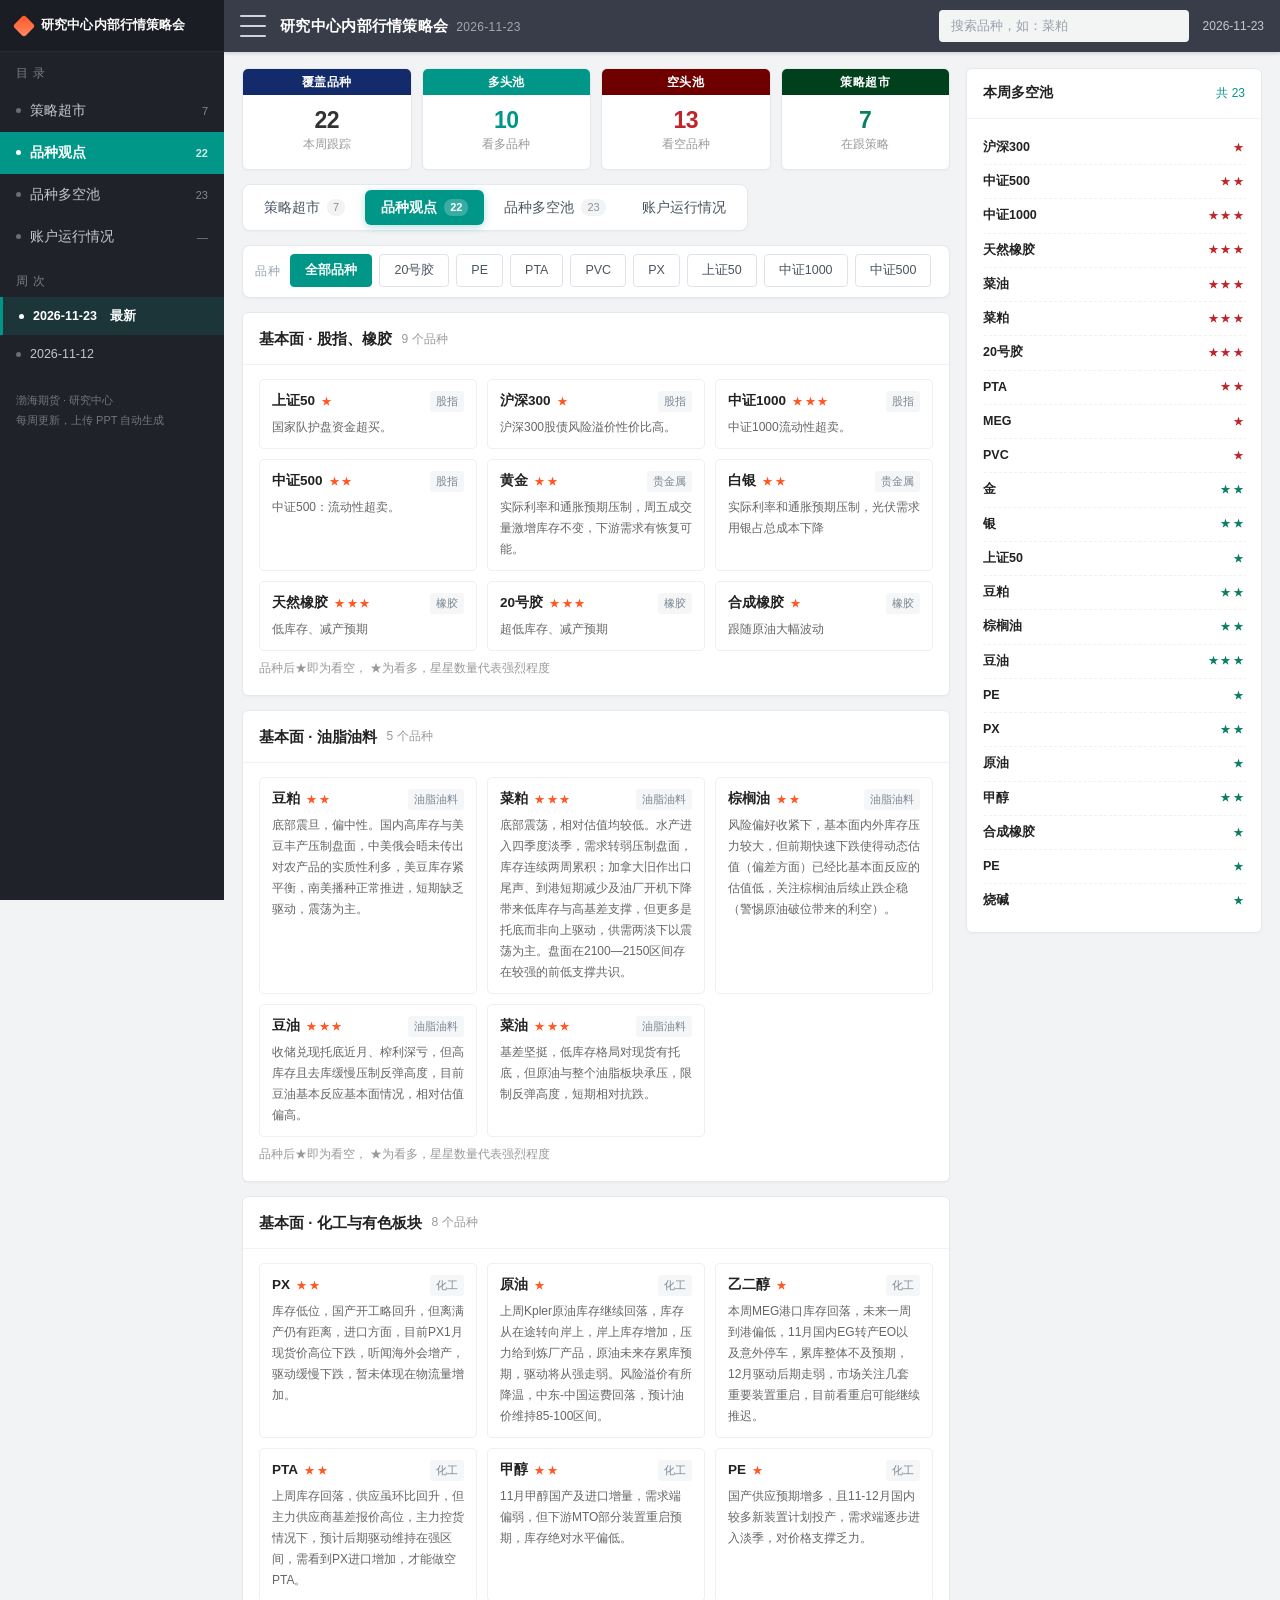
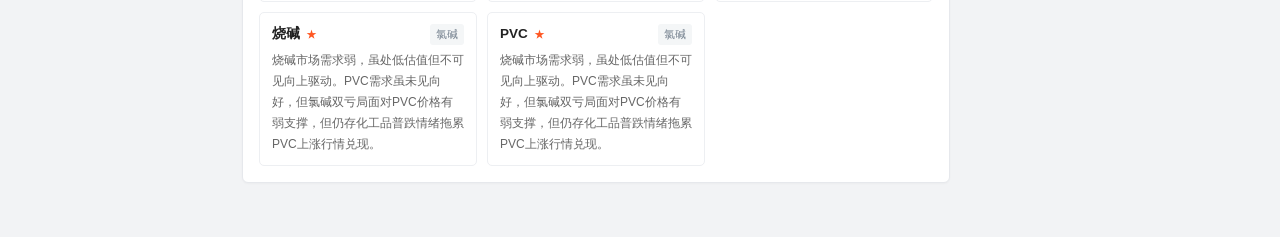
<file: meeting.html>
<!DOCTYPE html>
<html lang="zh-CN">
<head>
<meta charset="utf-8">
<meta name="viewport" content="width=device-width, initial-scale=1">
<title>研究中心内部行情策略会</title>
<style>
:root{
    --side:#20222a; --side2:#2a2d37; --head:#393d49;
    --teal:#009688; --teal2:#00897b; --orange:#ff5722;
    --page:#f2f3f5; --card:#fff; --line:#e6e8ec;
    --txt:#333; --txt2:#666; --txt3:#999;
    --red:#bf242a; --green:#0a7d63;
    --r:6px;
  }
  *{box-sizing:border-box;}
  html{-webkit-text-size-adjust:100%;}
  html,body{margin:0;padding:0;}
  body{background:var(--page);color:var(--txt);font-size:13px;line-height:1.7;
    font-family:"Helvetica Neue",Helvetica,"PingFang SC","Microsoft YaHei",Tahoma,Arial,sans-serif;
    -webkit-font-smoothing:antialiased;}
  a{color:inherit;text-decoration:none;}
  button{font-family:inherit;}

  /* ---------- 顶栏 ---------- */
  .topbar{position:fixed;top:0;right:0;left:0;height:52px;background:var(--head);z-index:40;
    display:flex;align-items:center;gap:14px;padding:0 16px;box-shadow:0 1px 4px rgba(0,0,0,.18);}
  .burger{width:26px;height:22px;display:flex;flex-direction:column;justify-content:space-between;
    cursor:pointer;flex:0 0 auto;}
  .burger span{display:block;height:2px;background:#cfd3dc;border-radius:2px;}
  .topbar h1{margin:0;font-size:15px;font-weight:600;color:#fff;letter-spacing:.02em;white-space:nowrap;}
  .topbar h1 small{font-weight:400;font-size:12px;color:rgba(255,255,255,.55);margin-left:8px;}
  .search{margin-left:auto;display:flex;align-items:center;gap:8px;background:rgba(255,255,255,.94);
    border-radius:4px;height:32px;padding:0 10px;width:250px;}
  .search input{border:0;outline:0;font-size:12.5px;color:#333;width:100%;background:transparent;}
  .search input::placeholder{color:#9aa0ab;}
  .topdate{color:rgba(255,255,255,.72);font-size:12px;white-space:nowrap;}

  /* ---------- 左侧目录 ---------- */
  .topbar{left:224px;}
  .side{position:fixed;left:0;top:0;bottom:0;width:224px;background:var(--side);color:#fff;z-index:50;
    overflow-y:auto;}
  .side::-webkit-scrollbar{width:4px;} .side::-webkit-scrollbar-thumb{background:#3a3f4b;}
  .brand{height:52px;display:flex;align-items:center;gap:9px;padding:0 16px;background:#1b1d24;
    border-bottom:1px solid rgba(255,255,255,.06);}
  .brand i{width:16px;height:16px;background:linear-gradient(135deg,var(--orange),#ff8a65);
    border-radius:3px;display:inline-block;transform:rotate(45deg);}
  .brand b{font-size:12.5px;font-weight:600;letter-spacing:.01em;line-height:1.35;}
  .grp{padding:12px 0 2px;}
  .grp-t{font-size:11.5px;color:rgba(255,255,255,.42);letter-spacing:.1em;padding:0 16px 6px;}
  .item{display:flex;align-items:center;gap:9px;height:42px;padding:0 16px;color:rgba(255,255,255,.74);
    font-size:13.5px;cursor:pointer;border:0;background:none;width:100%;text-align:left;
    transition:background .15s,color .15s;}
  .item:hover{background:var(--side2);color:#fff;}
  .item.on{background:var(--teal);color:#fff;font-weight:600;}
  .item .ic{display:none;}
  .item::before{content:"";flex:0 0 auto;width:5px;height:5px;border-radius:50%;background:rgba(255,255,255,.34);}
  .item.on::before{background:#fff;}
  .item .cnt{margin-left:auto;font-size:11px;color:rgba(255,255,255,.45);}
  .item.on .cnt{color:rgba(255,255,255,.8);}
  .wk{height:38px;font-size:12.5px;}
  .wk.on{background:rgba(0,150,136,.16);color:#fff;border-left:3px solid var(--teal);}
  .side-foot{padding:16px;font-size:11px;color:rgba(255,255,255,.38);line-height:1.8;}

  /* ---------- 主体 ---------- */
  .main{margin:52px 0 0 224px;padding:16px 18px 40px;display:grid;
    grid-template-columns:minmax(0,1fr) 296px;gap:16px;align-items:start;}
  .col-main{min-width:0;}

  .strip{display:grid;grid-template-columns:repeat(4,1fr);gap:10px;margin-bottom:14px;}
  .tile{background:var(--card);border:1px solid var(--line);border-radius:var(--r);overflow:hidden;
    box-shadow:0 1px 2px rgba(0,0,0,.03);}
  .tile .h{height:26px;display:flex;align-items:center;justify-content:center;color:#fff;
    font-size:12px;font-weight:600;letter-spacing:.04em;}
  .tile .b{padding:12px 10px 14px;text-align:center;}
  .tile .v{font-size:23px;font-weight:700;line-height:1.15;letter-spacing:-.02em;}
  .tile .s{font-size:11.5px;color:var(--txt3);margin-top:2px;}
  .t1 .h{background:#132b6b;} .t2 .h{background:var(--teal);}
  .t3 .h{background:#6e0000;} .t4 .h{background:#00401c;}

  .tabs{display:inline-flex;gap:4px;flex-wrap:wrap;margin-bottom:14px;background:#fff;
    border:1px solid var(--line);border-radius:8px;padding:5px;box-shadow:0 1px 2px rgba(0,0,0,.03);}
  .tab{display:flex;align-items:center;gap:7px;border:0;background:transparent;color:#4a5560;font-size:13.5px;
    padding:9px 16px;border-radius:6px;cursor:pointer;transition:.15s;line-height:1;}
  .tab .ti{display:none;}
  .tab:hover{background:#f1f7f6;color:var(--teal);}
  .tab.on{background:var(--teal);color:#fff;font-weight:600;box-shadow:0 2px 8px rgba(0,150,136,.3);}
  .tab.on .ti{opacity:1;}
  .tab .tn{font-style:normal;font-size:11px;line-height:1;padding:3px 6px;border-radius:8px;
    background:#f1f3f5;color:#8b939d;}
  .tab.on .tn{background:rgba(255,255,255,.22);color:#fff;}

  .fab{position:fixed;right:14px;bottom:18px;z-index:70;display:none;align-items:center;gap:7px;
    background:var(--teal);color:#fff;border:0;border-radius:24px;padding:12px 16px;font-size:13.5px;
    font-weight:600;box-shadow:0 6px 20px rgba(0,150,136,.45);}

  .card{background:var(--card);border:1px solid var(--line);border-radius:var(--r);
    box-shadow:0 1px 2px rgba(0,0,0,.03);margin-bottom:14px;}
  .card-h{display:flex;align-items:center;gap:10px;padding:13px 16px;border-bottom:1px solid #f2f3f5;}
  .card-h h2{margin:0;font-size:15px;font-weight:600;color:#222;}
  .card-h .sub{font-size:12px;color:var(--txt3);}
  .card-h .right{margin-left:auto;font-size:12px;color:var(--teal);}
  .card-b{padding:14px 16px 16px;}

  /* 报告信息 */
  .info{padding:18px 20px 16px;}
  .info h1{margin:0 0 10px;font-size:23px;font-weight:600;color:#1f2226;letter-spacing:.01em;line-height:1.35;}
  .info .meta{display:flex;flex-wrap:wrap;gap:4px 20px;font-size:12.5px;color:var(--txt2);}
  .info .note{margin:12px 0 0;padding-top:11px;border-top:1px dashed #eceef1;font-size:11.5px;
    line-height:1.9;color:#9aa4ac;}

  /* 品种 pill */
  .pills{display:flex;flex-wrap:nowrap;gap:7px;margin:0;overflow-x:auto;padding-bottom:2px;scrollbar-width:thin;flex:1;}
  .pillbar{display:flex;align-items:center;gap:10px;background:#fff;border:1px solid var(--line);
    border-radius:8px;padding:8px 12px;margin-bottom:14px;box-shadow:0 1px 2px rgba(16,24,40,.04);}
  .plab{flex:0 0 auto;font-size:12px;color:#98a2ae;letter-spacing:.06em;}
  .pill{flex:0 0 auto;border:1px solid #dfe3e7;background:#fff;color:#4a5560;font-size:12.5px;padding:7px 14px;
    border-radius:4px;cursor:pointer;transition:.15s;}
  .pill:hover{border-color:#bcd9d4;color:var(--teal);}
  .pill.on{background:var(--teal);border-color:var(--teal);color:#fff;font-weight:600;}

  .grid3{display:grid;grid-template-columns:repeat(3,minmax(0,1fr));gap:10px;}
  .kcard{border:1px solid #edeff2;border-radius:5px;padding:10px 12px;transition:.15s;}
  .kcard:hover{border-color:#d9e5e3;background:#fcfdfd;}
  .khead{display:flex;align-items:baseline;gap:6px;margin-bottom:4px;}
  .kname{font-size:13.5px;font-weight:600;color:#222;}
  .stars{font-size:11px;letter-spacing:1.5px;color:var(--orange);}
  .kboard{font-size:11px;color:#7b8794;background:#f4f6f7;border-radius:3px;padding:1px 6px;margin-left:auto;}
  .kview{margin:0;font-size:12px;line-height:1.75;color:var(--txt2);}
  .kview:empty{display:none;}

  .pools{display:grid;grid-template-columns:1fr 1fr;gap:12px;}
  .pool{border:1px solid #edeff2;border-radius:5px;overflow:hidden;}
  .pool .ph{display:flex;align-items:center;justify-content:space-between;padding:9px 12px;
    font-size:13px;font-weight:600;}
  .pool .pb{padding:11px 12px 12px;display:flex;flex-wrap:wrap;gap:7px;}
  .chip{border:1px solid #e6e8ec;border-radius:4px;padding:4px 9px;font-size:12px;background:#fff;
    font-family:inherit;cursor:pointer;transition:all .15s;line-height:1.5;}
  .chip:hover{border-color:var(--teal);color:var(--teal);background:#f4fbfa;
    box-shadow:0 1px 4px rgba(0,150,136,.16);}
  .chip:active{transform:translateY(1px);}
  .chip i{font-style:normal;font-size:10.5px;letter-spacing:1.5px;margin-left:3px;}
  .pool.bull .ph{background:#fdf4f3;color:var(--red);border-bottom:1px solid #f7dfdc;}
  .pool.bull .chip{border-color:#f0d5d1;} .pool.bull .chip i{color:var(--red);}
  .pool.bear .ph{background:#f2faf7;color:var(--green);border-bottom:1px solid #d9ece5;}
  .pool.bear .chip{border-color:#d5eae2;} .pool.bear .chip i{color:var(--green);}

  .sc{border:1px solid #edeff2;border-radius:5px;padding:11px 13px;margin-bottom:9px;}
  .sc:last-child{margin-bottom:0;}
  .sc-top{display:flex;align-items:center;gap:10px;flex-wrap:wrap;margin-bottom:5px;}
  .sc-name{font-size:13.5px;font-weight:600;}
  .sc-tag{font-size:11.5px;color:var(--teal);background:#eff9f7;border:1px solid #cfe9e3;
    border-radius:3px;padding:2px 8px;}
  .sc-row{display:grid;grid-template-columns:64px 1fr;gap:8px;font-size:12.5px;color:var(--txt2);line-height:1.8;}
  .sc-row b{font-weight:400;color:var(--txt3);font-size:11.5px;}
  .sc-row.goal span{color:var(--teal);font-weight:600;}
  .note{font-size:11.5px;color:var(--txt3);margin:8px 0 0;}
  .desc{font-size:12px;color:var(--txt3);margin:0 0 10px;}

  .skel{display:grid;grid-template-columns:repeat(4,1fr);gap:10px;}
  .sk{border:1px dashed #dfe3e8;border-radius:5px;height:88px;display:flex;align-items:center;
    justify-content:center;color:#b6bdc7;font-size:12.5px;background:#fcfdfe;}

  .rail{display:grid;gap:14px;}
  .rail .card{margin:0;}
  .rail .card-b{padding:12px 14px 14px;}
  .rj{display:flex;align-items:center;justify-content:space-between;padding:6px 2px;
    cursor:pointer;border-radius:3px;border-bottom:1px dashed #f0f1f3;font-size:12px;color:var(--txt2);}
  .rj:hover{background:#f6faf9;}
  .rj:last-child{border-bottom:0;}
  .rj b{font-weight:600;color:#222;font-size:12.5px;}
  .rj i{font-style:normal;letter-spacing:1.5px;font-size:10.5px;}
  .rj.b i{color:var(--red);} .rj.s i{color:var(--green);}
  .disc{font-size:11px;color:var(--txt3);line-height:1.85;margin:0;}

  .panel{display:none;}
  .panel.on{display:block;}

  @media (max-width:1120px){
    .main{grid-template-columns:minmax(0,1fr);}
    .grid3{grid-template-columns:1fr 1fr;}
    .rail{grid-template-columns:1fr 1fr;}
  }
  @media (max-width:820px){
    .side{transform:translateX(-100%);transition:transform .22s;width:250px;z-index:80;}
    .side.open{transform:none;box-shadow:8px 0 26px rgba(0,0,0,.3);}
    .main{margin-left:0;padding:12px;}
    .topbar{left:0;}
    .fab{display:flex;}
    .burger{width:34px;height:32px;padding:6px;background:rgba(0,150,136,.92);border-radius:6px;
      justify-content:center;gap:4px;}
    .burger span{background:#fff;}
    .search{display:none;}
    .topbar h1 small{display:none;}
    .topbar h1{font-size:13px;}
    .strip{grid-template-columns:repeat(4,minmax(0,1fr));gap:6px;margin-bottom:10px;}
    .tile .h{height:21px;font-size:10.5px;letter-spacing:0;}
    .tile .b{padding:8px 2px 9px;}
    .tile .v{font-size:16px;}
    .tile .s{font-size:9.5px;margin-top:1px;}
    .grid3{grid-template-columns:1fr;}
    .pools{grid-template-columns:1fr;}
    .rail{grid-template-columns:1fr;}
    .skel{grid-template-columns:1fr 1fr;}
    .tabs{gap:3px;padding:4px;width:100%;box-sizing:border-box;} .tab{flex:1 1 44%;justify-content:center;padding:9px 6px;font-size:12.5px;}
    .tab .tn{display:none;}
    .info{padding:14px 15px;} .info h1{font-size:18px;margin-bottom:8px;}
    .info .meta{font-size:11.5px;gap:2px 14px;}
    .info .note{font-size:10.5px;line-height:1.8;margin-top:9px;padding-top:8px;}
    .pills{gap:6px;} .pill{padding:6px 11px;font-size:12px;}
  }
  @media print{.side,.topbar{display:none;} .main{margin:0;grid-template-columns:1fr;} .panel{display:block !important;} .rail{display:none;}}
</style>
</head>
<body>

<div class="topbar">
  <div class="burger" onclick="document.querySelector('.side').classList.toggle('open')"><span></span><span></span><span></span></div>
  <h1>研究中心内部行情策略会<small id="hdate">每周纪要</small></h1>
  <div class="search"><input id="q" placeholder="搜索品种，如：菜粕" oninput="filterByName(this.value)"></div>
  <div class="topdate" id="topdate"></div>
</div>

<aside class="side">
  <div class="brand"><i></i><b>研究中心内部行情策略会</b></div>
  <div class="grp">
    <div class="grp-t">目 录</div>
    <button class="item" data-p="p3"><span class="ic">◎</span>策略超市<span class="cnt" id="c3"></span></button>
    <button class="item on" data-p="p1"><span class="ic">◈</span>品种观点<span class="cnt" id="c1"></span></button>
    <button class="item" data-p="p2"><span class="ic">◑</span>品种多空池<span class="cnt" id="c2"></span></button>
    <button class="item" data-p="p4"><span class="ic">▤</span>账户运行情况<span class="cnt">—</span></button>
  </div>
  <div class="grp">
    <div class="grp-t">周 次</div>
    <div id="weeks"></div>
  </div>
  <div class="side-foot">渤海期货 · 研究中心<br>每周更新，上传 PPT 自动生成</div>
</aside>

<button class="fab" onclick="document.querySelector('.side').classList.toggle('open')">☰ 目录</button>

<main class="main">
  <div class="col-main">
    <div class="strip" id="strip"></div>
    <div class="tabs">
      <button class="tab" data-p="p3"><span class="ti">◎</span>策略超市<em class="tn" id="t3"></em></button>
      <button class="tab on" data-p="p1"><span class="ti">◈</span>品种观点<em class="tn" id="t1"></em></button>
      <button class="tab" data-p="p2"><span class="ti">◑</span>品种多空池<em class="tn" id="t2"></em></button>
      <button class="tab" data-p="p4"><span class="ti">▤</span>账户运行情况</button>
    </div>
    <div class="pillbar"><span class="plab">品种</span><div class="pills" id="pills"></div></div>
    <section class="panel on" id="p1"></section>
    <section class="panel" id="p2"></section>
    <section class="panel" id="p3"></section>
    <section class="panel" id="p4"></section>
  </div>
  <aside class="rail">
    <div class="card">
      <div class="card-h"><h2 style="font-size:13.5px">本周多空池</h2><span class="right" id="railcnt">共 0</span></div>
      <div class="card-b" id="railList"></div>
    </div>
  </aside>
</main>

<script id="DATA" type="application/json">[{"cover": {"title": "研究中心内部行情策略会", "qual": "投资咨询业务资格： 证监许可【XX】XXX号", "maker": "报告制作人：XX 从业资格号：XXXXX 投资咨询号：XXXX", "disc": "重要提示：本报告非期货交易咨询业务项下服务，其中的观点和信息仅供参考，不构成任何投资建议。在任何情况下，本公司不会因为关注、收到或阅读本报告内容而视相关人员为客户；期市有风险，交易需谨慎。"}, "fund": [{"title": "基本面 · 股指、橡胶", "rows": [["股指", "上证50", "★", "国家队护盘资金超买。"], ["股指", "沪深300", "★", "沪深300股债风险溢价性价比高。"], ["股指", "中证1000", "★★★", "中证1000流动性超卖。"], ["股指", "中证500", "★★", "中证500：流动性超卖。"], ["贵金属", "黄金", "★★", "实际利率和通胀预期压制，周五成交量激增库存不变，下游需求有恢复可能。"], ["贵金属", "白银", "★★", "实际利率和通胀预期压制，光伏需求用银占总成本下降"], ["橡胶", "天然橡胶", "★★★", "低库存、减产预期"], ["橡胶", "20号胶", "★★★", "超低库存、减产预期"], ["橡胶", "合成橡胶", "★", "跟随原油大幅波动"]], "note": "品种后★即为看空， ★为看多，星星数量代表强烈程度"}, {"title": "基本面 · 油脂油料", "rows": [["油脂油料", "豆粕", "★★", "底部震旦，偏中性。国内高库存与美豆丰产压制盘面，中美俄会晤未传出对农产品的实质性利多，美豆库存紧平衡，南美播种正常推进，短期缺乏驱动，震荡为主。"], ["油脂油料", "菜粕", "★★★", "底部震荡，相对估值均较低。水产进入四季度淡季，需求转弱压制盘面，库存连续两周累积；加拿大旧作出口尾声、到港短期减少及油厂开机下降带来低库存与高基差支撑，但更多是托底而非向上驱动，供需两淡下以震荡为主。盘面在2100—2150区间存在较强的前低支撑共识。"], ["油脂油料", "棕榈油", "★★", "风险偏好收紧下，基本面内外库存压力较大，但前期快速下跌使得动态估值（偏差方面）已经比基本面反应的估值低，关注棕榈油后续止跌企稳（警惕原油破位带来的利空）。"], ["油脂油料", "豆油", "★★★", "收储兑现托底近月、榨利深亏，但高库存且去库缓慢压制反弹高度，目前豆油基本反应基本面情况，相对估值偏高。"], ["油脂油料", "菜油", "★★★", "基差坚挺，低库存格局对现货有托底，但原油与整个油脂板块承压，限制反弹高度，短期相对抗跌。"]], "note": "品种后★即为看空， ★为看多，星星数量代表强烈程度"}, {"title": "基本面 · 化工与有色板块", "rows": [["化工", "PX", "★★", "库存低位，国产开工略回升，但离满产仍有距离，进口方面，目前PX1月现货价高位下跌，听闻海外会增产，驱动缓慢下跌，暂未体现在物流量增加。"], ["化工", "原油", "★", "上周Kpler原油库存继续回落，库存从在途转向岸上，岸上库存增加，压力给到炼厂产品，原油未来存累库预期，驱动将从强走弱。风险溢价有所降温，中东-中国运费回落，预计油价维持85-100区间。"], ["化工", "乙二醇", "★", "本周MEG港口库存回落，未来一周到港偏低，11月国内EG转产EO以及意外停车，累库整体不及预期，12月驱动后期走弱，市场关注几套重要装置重启，目前看重启可能继续推迟。"], ["化工", "PTA", "★★", "上周库存回落，供应虽环比回升，但主力供应商基差报价高位，主力控货情况下，预计后期驱动维持在强区间，需看到PX进口增加，才能做空PTA。"], ["化工", "甲醇", "★★", "11月甲醇国产及进口增量，需求端偏弱，但下游MTO部分装置重启预期，库存绝对水平偏低。"], ["化工", "PE", "★", "国产供应预期增多，且11-12月国内较多新装置计划投产，需求端逐步进入淡季，对价格支撑乏力。"], ["氯碱", "烧碱", "★", "烧碱市场需求弱，虽处低估值但不可见向上驱动。PVC需求虽未见向好，但氯碱双亏局面对PVC价格有弱支撑，但仍存化工品普跌情绪拖累PVC上涨行情兑现。"], ["氯碱", "PVC", "★", "烧碱市场需求弱，虽处低估值但不可见向上驱动。PVC需求虽未见向好，但氯碱双亏局面对PVC价格有弱支撑，但仍存化工品普跌情绪拖累PVC上涨行情兑现。"]], "note": ""}], "strat": [{"title": "交易策略 · 股指CTA 与 CTA时序量价", "desc": "股指CTA：仅交易股指期货，IF 单边做多；时序量价：单品种自身价量趋势，商品 3 条", "rows": [{"name": "中证1000 2703", "tag": "股指 CTA", "op": "03 均价5448，目标6100；上方卖出MO2612-c-6700", "goal": "目标6100"}, {"name": "黄金au2702", "tag": "时序量价", "op": "持仓均价778，目标830；上方卖出au2701C824，均价16.56", "goal": "目标830"}, {"name": "烧碱", "tag": "时序量价", "op": "01 合约 1400 多、1570 空", "goal": "1560做空，1450止盈 1400做多，1540止盈"}]}, {"title": "交易策略 · CTA跨期套利与跨品种套利", "desc": "跨期：同品种跨月价差；跨品种：相关品种多低估、空高估", "rows": [{"name": "豆粕 1-5 价差", "tag": "跨期套利- 反套", "op": "反套持有", "goal": "价格回到320以上再做缩小"}, {"name": "豆粕 - 菜粕 01", "tag": "跨品种套利- 价差做缩", "op": "豆粕-菜粕到920以上再做缩", "goal": "920以上再做缩"}, {"name": "PVC 01、EG 03", "tag": "跨品种套利", "op": "多2手PVC2701空一手eg2703", "goal": "PVC单边4960止盈 eg单边4650止盈"}, {"name": "甲醇", "tag": "跨期套利- 正套", "op": "MA 1-5正套，345入场", "goal": "目标385"}]}], "pools": {"bull": [["沪深300", "★"], ["中证500", "★★"], ["中证1000", "★★★"], ["天然橡胶", "★★★"], ["菜油", "★★★"], ["菜粕", "★★★"], ["20号胶", "★★★"], ["PTA", "★★"], ["MEG", "★"], ["PVC", "★"]], "bear": [["金", "★★"], ["银", "★★"], ["上证50", "★"], ["豆粕", "★★"], ["棕榈油", "★★"], ["豆油", "★★★"], ["PE", "★"], ["PX", "★★"], ["原油", "★"], ["甲醇", "★★"], ["合成橡胶", "★"], ["PE", "★"], ["烧碱", "★"]]}, "empty": true, "date": "2026-11-23"}, {"cover": {"title": "研究中心内部行情策略会", "qual": "投资咨询业务资格： 证监许可【XX】XXX号", "maker": "报告制作人：XX 从业资格号：XXXXX 投资咨询号：XXXX", "disc": "重要提示：本报告非期货交易咨询业务项下服务，其中的观点和信息仅供参考，不构成任何投资建议。在任何情况下，本公司不会因为关注、收到或阅读本报告内容而视相关人员为客户；期市有风险，交易需谨慎。"}, "fund": [{"title": "基本面 · 股指、橡胶与油脂油料", "rows": [["股指", "IF 300", "★★★", "指数已企稳、估值性价比偏高，大跌可能性不高；IF 年化基差率约 8%，大盘安全垫更厚；中证 1000 由超买转超卖、上证 50 因护盘偏超买"], ["股指", "IH 50", "★★★", "指数已企稳、估值性价比偏高，大跌可能性不高；IF 年化基差率约 8%，大盘安全垫更厚；中证 1000 由超买转超卖、上证 50 因护盘偏超买"], ["股指", "IM 1000", "★★★", "指数已企稳、估值性价比偏高，大跌可能性不高；IF 年化基差率约 8%，大盘安全垫更厚；中证 1000 由超买转超卖、上证 50 因护盘偏超买"], ["贵金属", "黄金", "★", "黄金年内难有明显上涨、一个月维度偏空；白银下跌是库存转移至伦敦而非消失，COMEX 累库＋伦敦现货偏紧，走向看关税与流通政策"], ["贵金属", "白银", "★", "黄金年内难有明显上涨、一个月维度偏空；白银下跌是库存转移至伦敦而非消失，COMEX 累库＋伦敦现货偏紧，走向看关税与流通政策"], ["橡胶", "天然橡胶", "★★★", "国内库存未累起、下月即将停割；泰国仍有两个月高产期，马来西亚、印尼受厄尔尼诺提前减产"], ["橡胶", "20号胶", "★★★", "国内库存未累起、下月即将停割；泰国仍有两个月高产期，马来西亚、印尼受厄尔尼诺提前减产"], ["橡胶", "合成橡胶", "★★★", "跟随原油波动、产能过剩，长期偏空；波动率大，不宜与天然橡胶配对做套利腿"], ["油脂油料", "豆粕", "★★", "USDA 11 月单产上调幅度不及预期、出口调得乐观，美豆库存消费比收紧；豆粕 01 在 3000 附近接近前低，继续做空缺乏成本驱动"], ["油脂油料", "菜粕", "★★★", "USDA 11 月单产上调幅度不及预期、出口调得乐观，美豆库存消费比收紧；豆粕 01 在 3000 附近接近前低，继续做空缺乏成本驱动"], ["油脂油料", "棕榈油", "★★", "MPOB 11 月累库低于预期但库存仍创纪录，报告落地后利空出尽、超跌反弹；豆油跟随，短期不看大涨"], ["油脂油料", "豆油", "★★", "MPOB 11 月累库低于预期但库存仍创纪录，报告落地后利空出尽、超跌反弹；豆油跟随，短期不看大涨"], ["葵花籽油", "葵花籽油", "", "一手 20 吨、厂库＋仓库均可交割，进口葵油基本可应交尽交；国产葵籽约 26 万吨、进口葵油约 115 万吨；back 结构、近强远弱"]], "note": ""}, {"title": "基本面 · 化工与有色板块", "rows": [["化工", "PX", "★★", "化工强弱：PX＞原油＞乙二醇（MEG）＞PTA，强驱动但价格已高于估值，强弱关系不明显、不建议硬做正套；PX 库存低位，原油五年低位、90—110 区间"], ["化工", "原油", "★★", "化工强弱：PX＞原油＞乙二醇（MEG）＞PTA，强驱动但价格已高于估值，强弱关系不明显、不建议硬做正套；PX 库存低位，原油五年低位、90—110 区间"], ["化工", "乙二醇", "★", "港口仅累库 2 万吨、供应回归不及预期（装置转产 EO/PE、意外停车）；01 约 5000 低于成本约 5593，基差约 800，易反弹"], ["化工", "PTA", "★", "PX 原料不足致新凤鸣、桐昆降负荷，累库不及预期，空头星级由 2 星下调至 1 星；加工费估值偏高"], ["氯碱", "烧碱", "★", "烧碱围绕 1560 上下约 50 元偏强震荡；PVC 围绕 4950 上下 100 元、上方 5000—5100 为顶，两者只能做区间"], ["氯碱", "PVC", "★★★", "烧碱围绕 1560 上下约 50 元偏强震荡；PVC 围绕 4950 上下 100 元、上方 5000—5100 为顶，两者只能做区间"], ["有色", "镍", "", "弱现实与政策预期拉锯：印尼2027配额收紧＋联合减产传闻拉涨，但减产未兑现，警惕冲高回落"], ["有色", "不锈钢", "", "供应完全过剩，长期在12000—13000平台运行，反弹幅度明显弱于镍"], ["新能源", "碳酸锂", "", "10月再跌约25%、11/4创8.64万年内低点，8万已进成本区；但排产与港口库存创新高，属摸底不是反转"]], "note": ""}], "strat": [{"title": "交易策略 · 股指CTA 与 CTA时序量价", "desc": "股指CTA：仅交易股指期货，IF 单边做多；时序量价：单品种自身价量趋势，商品 3 条", "rows": [{"name": "IF 沪深300", "tag": "股指CTA·做多", "op": "现价可进场", "goal": "一个月维度偏多，基差安全垫约8%，大跌可能性不高"}, {"name": "天然橡胶 / 20号胶", "tag": "时序量价·做多", "op": "现价进场，优先 20 号胶", "goal": "库存未累起；风险：泰国还有两个月高产期"}, {"name": "乙二醇 EG01", "tag": "时序量价· 短趋势多", "op": "短趋势多单，关注上涨持续性", "goal": "高度不看过高"}, {"name": "棕榈油", "tag": "时序量价·做多", "op": "超跌反弹可跟随", "goal": "短期不看大涨；风险：库存创纪录"}]}, {"title": "交易策略 · CTA跨期套利与跨品种套利", "desc": "跨期：同品种跨月价差；跨品种：相关品种多低估、空高估；本期执行 2 条", "rows": [{"name": "豆粕 1-5 价差", "tag": "跨期套利 1-5 反套持有", "op": "反套持有", "goal": "目标200，仓位宜轻"}, {"name": "豆粕 - 菜粕 01", "tag": "跨品种套利 价差做缩", "op": "800 以上减半仓", "goal": "不一定到700，800以下逐步降仓"}]}], "pools": {"bull": [["IM 1000", "★★★"], ["天然橡胶", "★★★"], ["20号胶", "★★★"], ["PVC", "★★★"]], "bear": [["合成橡胶", "★★★"]]}, "empty": true, "date": "2026-11-12"}]</script>
<script>
var DATA = JSON.parse(document.getElementById("DATA").textContent);
var W = 0, SEC = "p1", FILTER = "全部品种";

function esc(s){ return String(s == null ? "" : s).replace(/[&<>"]/g, function(c){
  return {"&":"&amp;","<":"&lt;",">":"&gt;","\"":"&quot;"}[c]; }); }

function namesOf(w){
  var n = {};
  w.fund.forEach(function(b){ b.rows.forEach(function(r){ if (r[1]) n[r[1]] = 1; }); });
  return Object.keys(n).sort();
}

function renderWeeks(){
  document.getElementById("weeks").innerHTML = DATA.map(function(w,i){
    return '<button class="item wk' + (i === W ? " on" : "") + '" data-i="' + i + '"'
      + ' onclick="pickWeek(' + i + ')">'
      + esc(w.date) + (i === 0 ? '　最新' : '') + '</button>';
  }).join("");
  document.getElementById("topdate").textContent = DATA[W] ? DATA[W].date : "";
}

function pickWeek(i){ W = i; FILTER = "全部品种"; renderWeeks(); renderAll(); }

function renderTiles(w){
  var n = namesOf(w).length;
  var b = (w.pools.bull || []).length, s = (w.pools.bear || []).length;
  var st = w.strat.reduce(function(a,x){ return a + x.rows.length; }, 0);
  var t = [
    ["t1","覆盖品种",n,"本周跟踪",""],
    ["t2","多头池",b,"看多品种","#009688"],
    ["t3","空头池",s,"看空品种","#bf242a"],
    ["t4","策略超市",st,"在跟策略","#0a7d63"]
  ];
  document.getElementById("strip").innerHTML = t.map(function(x){
    return '<div class="tile ' + x[0] + '"><div class="h">' + x[1] + '</div><div class="b">'
      + '<div class="v"' + (x[4] ? ' style="color:' + x[4] + '"' : '') + '>' + x[2] + '</div>'
      + '<div class="s">' + x[3] + '</div></div></div>';
  }).join("");
  var set = function(id, v){ var e = document.getElementById(id); if (e) e.textContent = v; };
  set("c1", n); set("c2", b + s); set("c3", st);
  set("t1", n); set("t2", b + s); set("t3", st);
  set("hdate", w.date);
}


function renderPills(w){
  var names = namesOf(w).slice();
  if (FILTER !== "全部品种" && names.indexOf(FILTER) < 0) names.push(FILTER);
  document.getElementById("pills").innerHTML =
    '<button class="pill' + (FILTER === "全部品种" ? " on" : "") + '" data-name="全部品种">全部品种</button>'
    + names.map(function(n){
        return '<button class="pill' + (FILTER === n ? " on" : "") + '" data-name="' + esc(n) + '">' + esc(n) + '</button>';
      }).join("");
}

function setFilter(name){
  FILTER = name; renderPills(DATA[W]); renderSection(); scrollPillIntoView();
}

function scrollPillIntoView(){
  var bar = document.getElementById("pills");
  var on = bar && bar.querySelector(".pill.on");
  if (on) bar.scrollLeft = Math.max(0, on.offsetLeft - 80);
}

function jumpOpinion(name){
  FILTER = name;
  renderPills(DATA[W]);
  show("p1");
  renderSection();
  scrollPillIntoView();
  var c = document.querySelector(".col-main");
  if (c) c.scrollTop = 0;
  window.scrollTo({top:0, behavior:"smooth"});
}

function renderFund(w){
  var out = "";
  w.fund.forEach(function(b){
    var rows = b.rows.filter(function(r){ return FILTER === "全部品种" || r[1] === FILTER; });
    if (!rows.length) return;
    var cards = rows.map(function(r){
      return '<div class="kcard" data-name="' + esc(r[1]) + '"><div class="khead">'
        + '<span class="kname">' + esc(r[1]) + '</span>'
        + '<span class="stars">' + esc(r[2]) + '</span>'
        + (r[0] ? '<span class="kboard">' + esc(r[0]) + '</span>' : '')
        + '</div>' + (r[3] ? '<p class="kview">' + esc(r[3]) + '</p>' : '') + '</div>';
    }).join("");
    var note = (b.note && FILTER === "全部品种") ? '<p class="note">' + esc(b.note) + '</p>' : "";
    out += '<div class="card"><div class="card-h"><h2>' + esc(b.title) + '</h2><span class="sub">'
      + rows.length + ' 个品种</span></div><div class="card-b"><div class="grid3">'
      + cards + '</div>' + note + '</div></div>';
  });
  return out || '<div class="card"><div class="card-b"><p class="note">该品种本周暂无观点记录。</p></div></div>';
}

function renderPools(w){
  function pool(key, label, items){
    return '<div class="pool ' + key + '"><div class="ph"><span>' + label + '</span><span>'
      + items.length + '</span></div><div class="pb">'
      + items.map(function(it){ return '<button class="chip" data-jump="' + esc(it[0]) + '" title="查看该品种观点">'
        + esc(it[0]) + '<i>' + esc(it[1]) + '</i></button>'; }).join("")
      + '</div></div>';
  }
  var bull = w.pools.bull || [], bear = w.pools.bear || [];
  if (!bull.length && !bear.length) return '<div class="card"><div class="card-b"><p class="note">本期多空池暂无内容。</p></div></div>';
  return '<div class="card"><div class="card-h"><h2>多空池</h2><span class="sub">多头 ' + bull.length
    + ' · 空头 ' + bear.length + ' · 点击品种可查看观点</span></div><div class="card-b"><div class="pools">'
    + pool("bull", "多头品种池", bull) + pool("bear", "空头品种池", bear)
    + '</div></div></div>';
}

function renderStrat(w){
  if (!w.strat.length) return '<div class="card"><div class="card-b"><p class="note">本期交易策略暂无内容。</p></div></div>';
  return w.strat.map(function(s){
    var cards = s.rows.map(function(r){
      return '<div class="sc"><div class="sc-top"><span class="sc-name">' + esc(r.name) + '</span>'
        + (r.tag ? '<span class="sc-tag">' + esc(r.tag) + '</span>' : '') + '</div>'
        + '<div class="sc-row"><b>操作要点</b><span>' + esc(r.op) + '</span></div>'
        + '<div class="sc-row goal"><b>目标 / 风险</b><span>' + esc(r.goal) + '</span></div></div>';
    }).join("");
    return '<div class="card"><div class="card-h"><h2>' + esc(s.title) + '</h2></div><div class="card-b">'
      + (s.desc ? '<p class="desc">' + esc(s.desc) + '</p>' : "") + cards + '</div></div>';
  }).join("");
}

function renderAccount(){
  return '<div class="card"><div class="card-h"><h2>账户运行情况</h2><span class="sub">本期待补充</span></div>'
    + '<div class="card-b"><div class="skel">'
    + '<div class="sk">—</div><div class="sk">—</div><div class="sk">—</div><div class="sk">—</div>'
    + '</div></div></div>';
}

function renderRail(w){
  var bull = w.pools.bull || [], bear = w.pools.bear || [];
  var all = bull.map(function(x){ return [x[0], x[1], "b"]; })
    .concat(bear.map(function(x){ return [x[0], x[1], "s"]; }));
  document.getElementById("railcnt").textContent = "共 " + all.length;
  document.getElementById("railList").innerHTML = all.map(function(p){
    return '<div class="rj ' + p[2] + '" data-jump="' + esc(p[0]) + '" title="查看该品种观点"><b>'
      + esc(p[0]) + '</b><i>' + esc(p[1]) + '</i></div>';
  }).join("") || '<p class="note">本期暂无</p>';
}

function renderSection(){
  var w = DATA[W];
  document.getElementById("p1").innerHTML = renderFund(w);
  document.getElementById("p2").innerHTML = renderPools(w);
  document.getElementById("p3").innerHTML = renderStrat(w);
  document.getElementById("p4").innerHTML = renderAccount();
}

function renderAll(){
  var w = DATA[W];
  if (!w) return;
  renderTiles(w); renderPills(w); renderSection(); renderRail(w);
}

document.querySelectorAll(".tab").forEach(function(t){
  t.addEventListener("click", function(){ show(t.dataset.p); });
});
document.querySelectorAll(".item[data-p]").forEach(function(t){
  t.addEventListener("click", function(){ show(t.dataset.p); });
});
document.getElementById("weeks").addEventListener("click", function(e){
  var b = e.target.closest(".wk"); if (b) pickWeek(Number(b.dataset.i));
});
document.getElementById("pills").addEventListener("click", function(e){
  var b = e.target.closest(".pill"); if (b) setFilter(b.dataset.name);
});
document.addEventListener("click", function(e){
  var j = e.target.closest("[data-jump]");
  if (j) { jumpOpinion(j.dataset.jump); }
});
function show(id){
  SEC = id;
  document.querySelectorAll(".panel").forEach(function(p){ p.classList.toggle("on", p.id === id); });
  document.querySelectorAll(".tab").forEach(function(t){ t.classList.toggle("on", t.dataset.p === id); });
  document.querySelectorAll(".item[data-p]").forEach(function(t){ t.classList.toggle("on", t.dataset.p === id); });
  document.querySelector(".side").classList.remove("open");
}

function filterByName(q){
  q = (q || "").trim();
  if (q) show("p1");
  if (!q) { setFilter("全部品种"); return; }
  var w = DATA[W], hit = namesOf(w).filter(function(n){ return n.indexOf(q) >= 0; })[0];
  if (hit) setFilter(hit);
}

(function(){ renderWeeks(); renderAll(); show("p1"); })();
</script>
</body>
</html>
</file>
